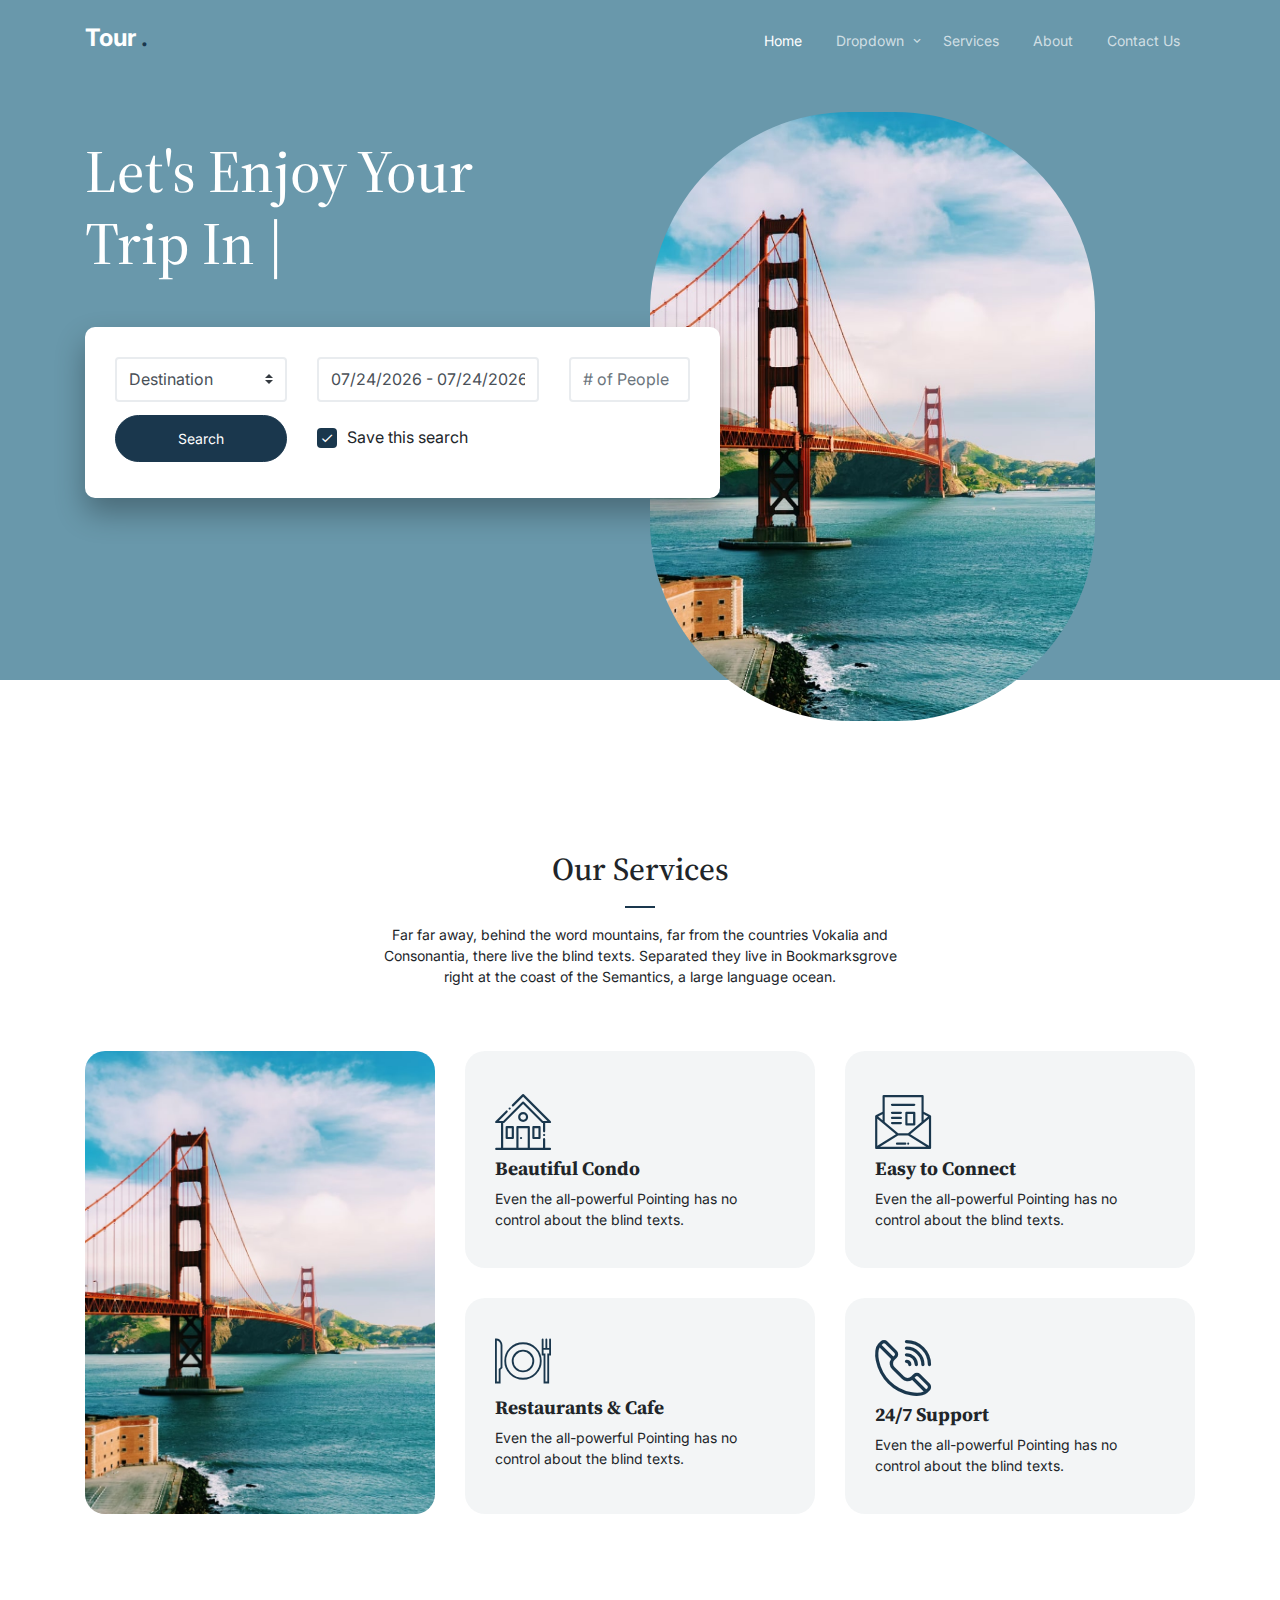
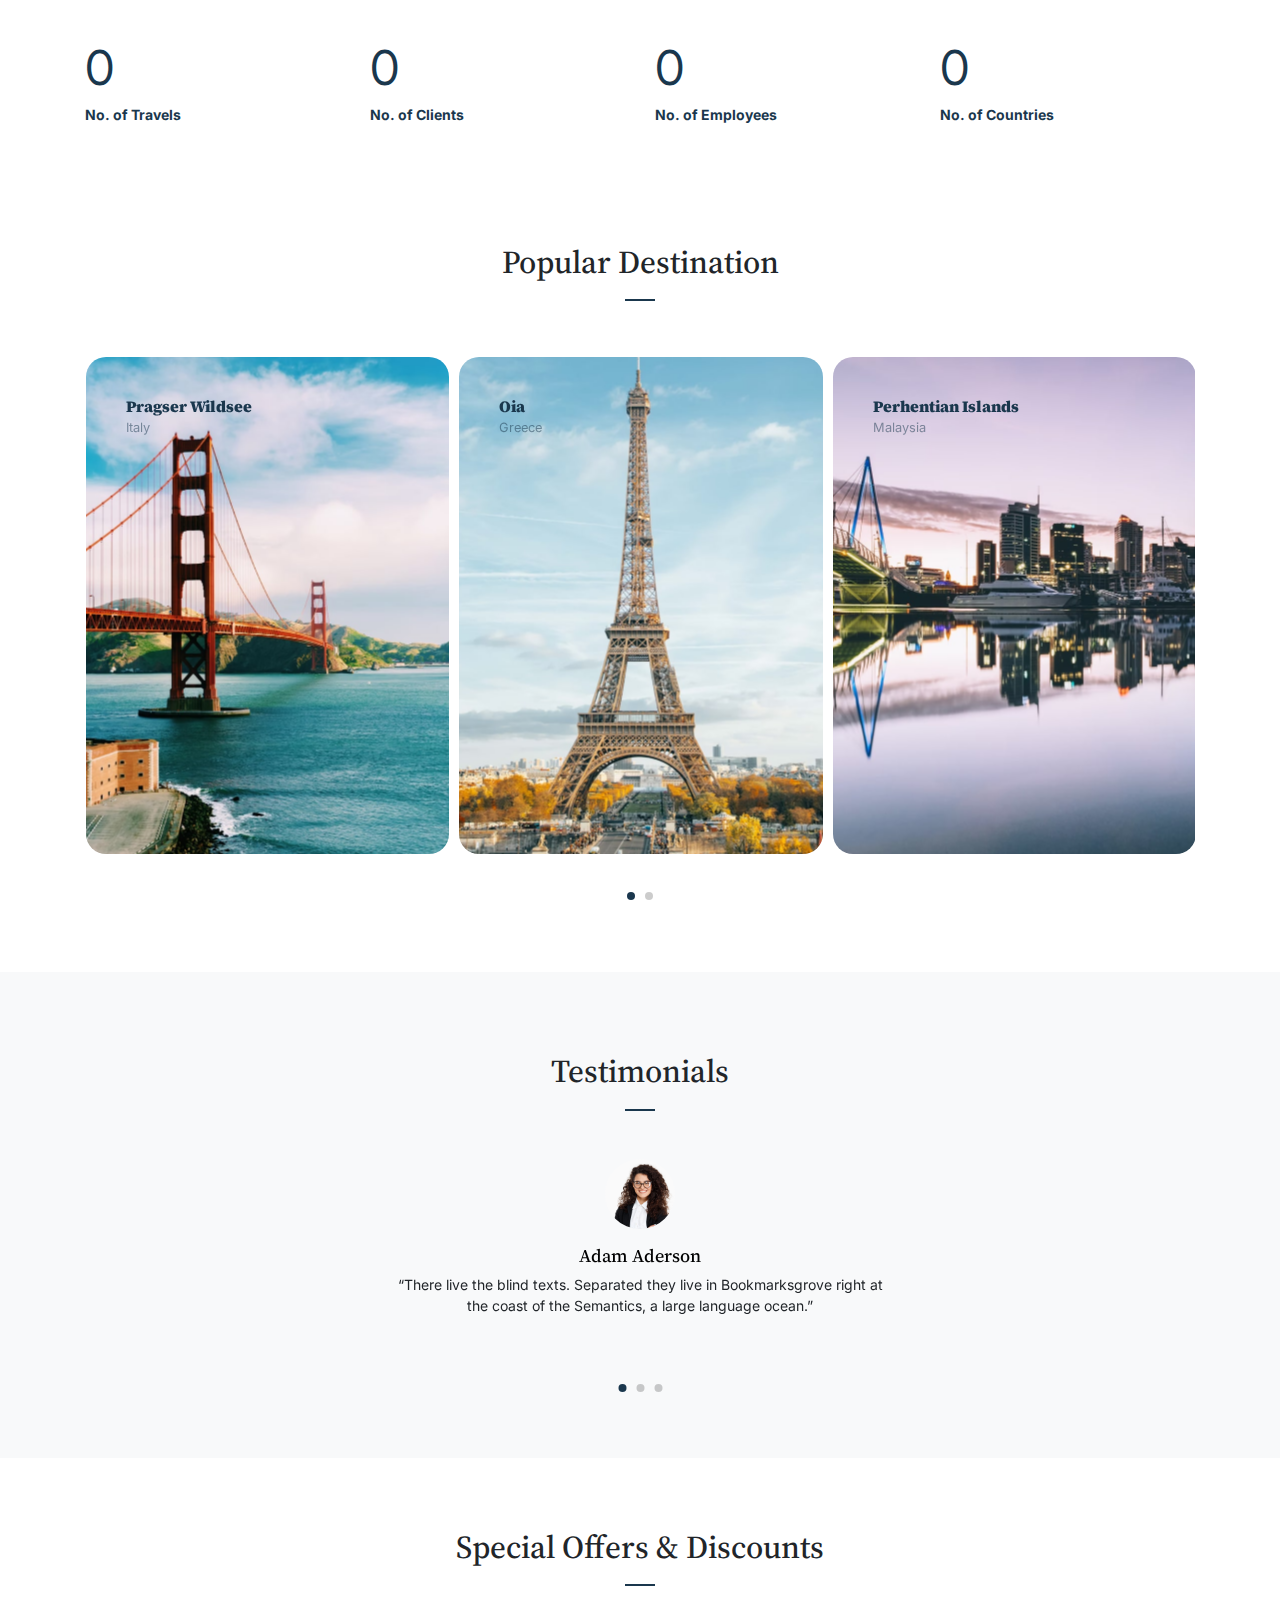
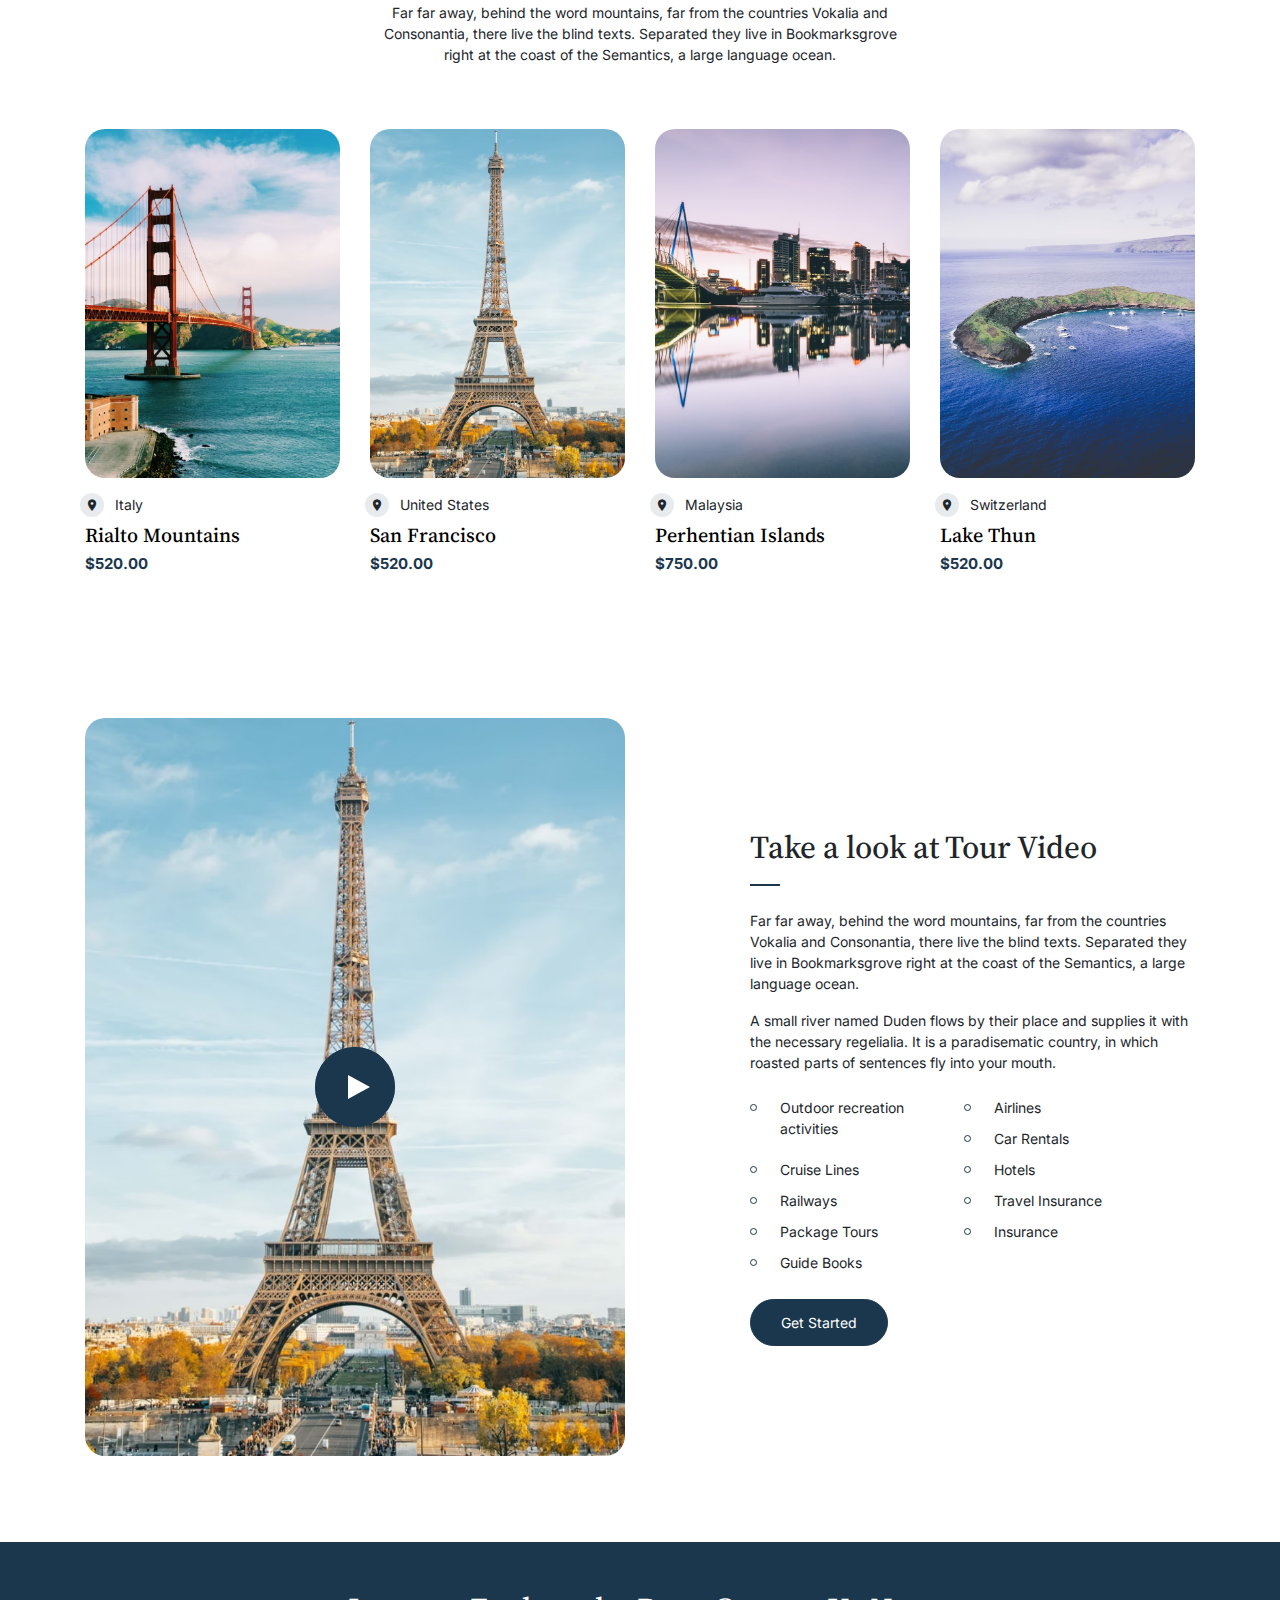
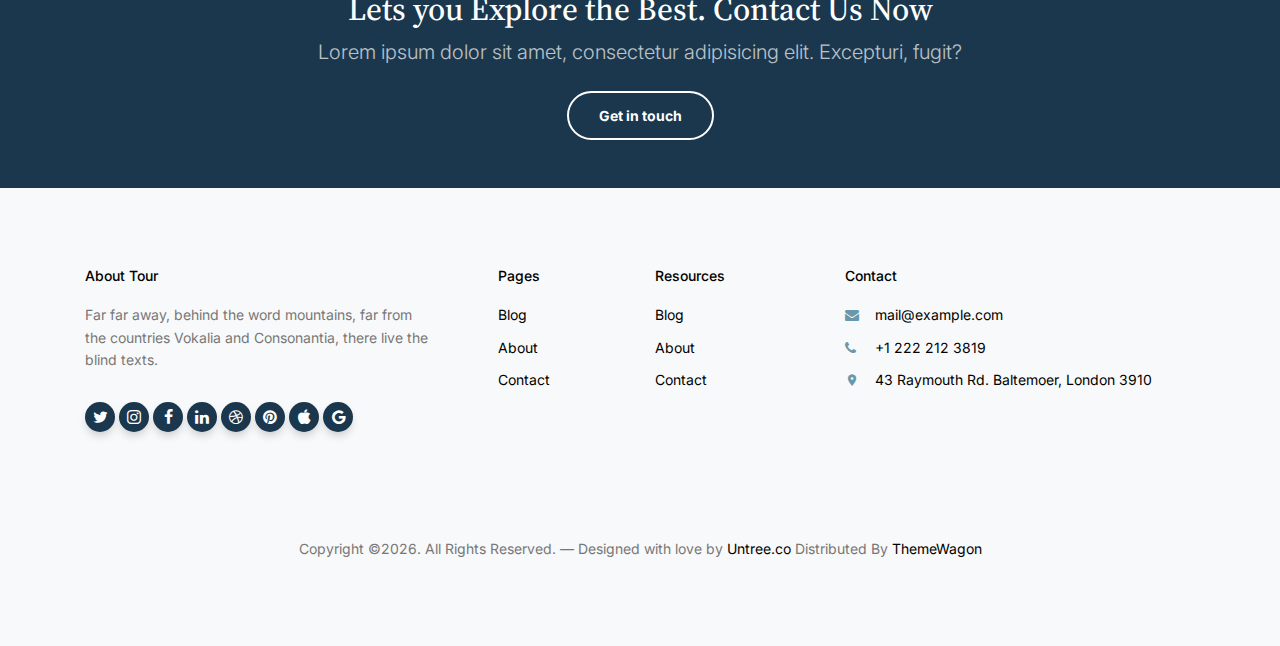
<file: tour/index.html>
<!-- /*
* Template Name: Tour
* Template Author: Untree.co
* Tempalte URI: https://untree.co/
* License: https://creativecommons.org/licenses/by/3.0/
*/ -->
<!doctype html>
<html lang="en">

<!-- Mirrored from themewagon.github.io/tour/index.html by HTTrack Website Copier/3.x [XR&CO'2014], Wed, 01 Nov 2023 07:18:05 GMT -->
<!-- Added by HTTrack --><meta http-equiv="content-type" content="text/html;charset=utf-8" /><!-- /Added by HTTrack -->
<head>
	<meta charset="utf-8">
	<meta name="viewport" content="width=device-width, initial-scale=1, shrink-to-fit=no">
	<meta name="author" content="Untree.co">
	<link rel="shortcut icon" href="favicon.png">

	<meta name="description" content="" />
	<meta name="keywords" content="bootstrap, bootstrap4" />

	<link rel="preconnect" href="https://fonts.googleapis.com/">
	<link rel="preconnect" href="https://fonts.gstatic.com/" crossorigin>
	<link href="https://fonts.googleapis.com/css2?family=Inter:wght@400;700&amp;family=Source+Serif+Pro:wght@400;700&amp;display=swap" rel="stylesheet">

	<link rel="stylesheet" href="css/bootstrap.min.css">
	<link rel="stylesheet" href="css/owl.carousel.min.css">
	<link rel="stylesheet" href="css/owl.theme.default.min.css">
	<link rel="stylesheet" href="css/jquery.fancybox.min.css">
	<link rel="stylesheet" href="fonts/icomoon/style.css">
	<link rel="stylesheet" href="fonts/flaticon/font/flaticon.css">
	<link rel="stylesheet" href="css/daterangepicker.css">
	<link rel="stylesheet" href="css/aos.css">
	<link rel="stylesheet" href="css/style.css">

	<title>Tour Free Bootstrap Template for Travel Agency by Untree.co</title>
</head>

<body>


	<div class="site-mobile-menu site-navbar-target">
		<div class="site-mobile-menu-header">
			<div class="site-mobile-menu-close">
				<span class="icofont-close js-menu-toggle"></span>
			</div>
		</div>
		<div class="site-mobile-menu-body"></div>
	</div>

	<nav class="site-nav">
		<div class="container">
			<div class="site-navigation">
				<a href="index.html" class="logo m-0">Tour <span class="text-primary">.</span></a>

				<ul class="js-clone-nav d-none d-lg-inline-block text-left site-menu float-right">
					<li class="active"><a href="index.html">Home</a></li>
					<li class="has-children">
						<a href="#">Dropdown</a>
						<ul class="dropdown">
							<li><a href="elements.html">Elements</a></li>
							<li><a href="#">Menu One</a></li>
							<li class="has-children">
								<a href="#">Menu Two</a>
								<ul class="dropdown">
									<li><a href="#">Sub Menu One</a></li>
									<li><a href="#">Sub Menu Two</a></li>
									<li><a href="#">Sub Menu Three</a></li>
								</ul>
							</li>
							<li><a href="#">Menu Three</a></li>
						</ul>
					</li>
					<li><a href="services.html">Services</a></li>
					<li><a href="about.html">About</a></li>
					<li><a href="contact.html">Contact Us</a></li>
				</ul>

				<a href="#" class="burger ml-auto float-right site-menu-toggle js-menu-toggle d-inline-block d-lg-none light" data-toggle="collapse" data-target="#main-navbar">
					<span></span>
				</a>

			</div>
		</div>
	</nav>


	<div class="hero">
		<div class="container">
			<div class="row align-items-center">
				<div class="col-lg-7">
					<div class="intro-wrap">
						<h1 class="mb-5"><span class="d-block">Let's Enjoy Your</span> Trip In <span class="typed-words"></span></h1>

						<div class="row">
							<div class="col-12">
								<form class="form">
									<div class="row mb-2">
										<div class="col-sm-12 col-md-6 mb-3 mb-lg-0 col-lg-4">
											<select name="" id="" class="form-control custom-select">
												<option value="">Destination</option>
												<option value="">Peru</option>
												<option value="">Japan</option>
												<option value="">Thailand</option>
												<option value="">Brazil</option>
												<option value="">United States</option>
												<option value="">Israel</option>
												<option value="">China</option>
												<option value="">Russia</option>
											</select>
										</div>
										<div class="col-sm-12 col-md-6 mb-3 mb-lg-0 col-lg-5">
											<input type="text" class="form-control" name="daterange">
										</div>
										<div class="col-sm-12 col-md-6 mb-3 mb-lg-0 col-lg-3">
											<input type="text" class="form-control" placeholder="# of People">
										</div>

									</div>    
									<div class="row align-items-center">
										<div class="col-sm-12 col-md-6 mb-3 mb-lg-0 col-lg-4">
											<input type="submit" class="btn btn-primary btn-block" value="Search">
										</div>
										<div class="col-lg-8">
											<label class="control control--checkbox mt-3">
												<span class="caption">Save this search</span>
												<input type="checkbox" checked="checked" />
												<div class="control__indicator"></div>
											</label>
										</div>
									</div>
								</form>
							</div>
						</div>
					</div>
				</div>
				<div class="col-lg-5">
					<div class="slides">
						<img src="images/hero-slider-1.jpg" alt="Image" class="img-fluid active">
						<img src="images/hero-slider-2.jpg" alt="Image" class="img-fluid">
						<img src="images/hero-slider-3.jpg" alt="Image" class="img-fluid">
						<img src="images/hero-slider-4.jpg" alt="Image" class="img-fluid">
						<img src="images/hero-slider-5.jpg" alt="Image" class="img-fluid">
					</div>
				</div>
			</div>
		</div>
	</div>


	<div class="untree_co-section">
		<div class="container">
			<div class="row mb-5 justify-content-center">
				<div class="col-lg-6 text-center">
					<h2 class="section-title text-center mb-3">Our Services</h2>
					<p>Far far away, behind the word mountains, far from the countries Vokalia and Consonantia, there live the blind texts. Separated they live in Bookmarksgrove right at the coast of the Semantics, a large language ocean.</p>
				</div>
			</div>
			<div class="row align-items-stretch">
				<div class="col-lg-4 order-lg-1">
					<div class="h-100"><div class="frame h-100"><div class="feature-img-bg h-100" style="background-image: url('images/hero-slider-1.jpg');"></div></div></div>
				</div>

				<div class="col-6 col-sm-6 col-lg-4 feature-1-wrap d-md-flex flex-md-column order-lg-1" >

					<div class="feature-1 d-md-flex">
						<div class="align-self-center">
							<span class="flaticon-house display-4 text-primary"></span>
							<h3>Beautiful Condo</h3>
							<p class="mb-0">Even the all-powerful Pointing has no control about the blind texts.</p>
						</div>
					</div>

					<div class="feature-1 ">
						<div class="align-self-center">
							<span class="flaticon-restaurant display-4 text-primary"></span>
							<h3>Restaurants & Cafe</h3>
							<p class="mb-0">Even the all-powerful Pointing has no control about the blind texts.</p>
						</div>
					</div>

				</div>

				<div class="col-6 col-sm-6 col-lg-4 feature-1-wrap d-md-flex flex-md-column order-lg-3" >

					<div class="feature-1 d-md-flex">
						<div class="align-self-center">
							<span class="flaticon-mail display-4 text-primary"></span>
							<h3>Easy to Connect</h3>
							<p class="mb-0">Even the all-powerful Pointing has no control about the blind texts.</p>
						</div>
					</div>

					<div class="feature-1 d-md-flex">
						<div class="align-self-center">
							<span class="flaticon-phone-call display-4 text-primary"></span>
							<h3>24/7 Support</h3>
							<p class="mb-0">Even the all-powerful Pointing has no control about the blind texts.</p>
						</div>
					</div>

				</div>

			</div>
		</div>
	</div>

	<div class="untree_co-section count-numbers py-5">
		<div class="container">
			<div class="row">
				<div class="col-6 col-sm-6 col-md-6 col-lg-3">
					<div class="counter-wrap">
						<div class="counter">
							<span class="" data-number="9313">0</span>
						</div>
						<span class="caption">No. of Travels</span>
					</div>
				</div>
				<div class="col-6 col-sm-6 col-md-6 col-lg-3">
					<div class="counter-wrap">
						<div class="counter">
							<span class="" data-number="8492">0</span>
						</div>
						<span class="caption">No. of Clients</span>
					</div>
				</div>
				<div class="col-6 col-sm-6 col-md-6 col-lg-3">
					<div class="counter-wrap">
						<div class="counter">
							<span class="" data-number="100">0</span>
						</div>
						<span class="caption">No. of Employees</span>
					</div>
				</div>
				<div class="col-6 col-sm-6 col-md-6 col-lg-3">
					<div class="counter-wrap">
						<div class="counter">
							<span class="" data-number="120">0</span>
						</div>
						<span class="caption">No. of Countries</span>
					</div>
				</div>
			</div>
		</div>
	</div>



	<div class="untree_co-section">
		<div class="container">
			<div class="row text-center justify-content-center mb-5">
				<div class="col-lg-7"><h2 class="section-title text-center">Popular Destination</h2></div>
			</div>

			<div class="owl-carousel owl-3-slider">

				<div class="item">
					<a class="media-thumb" href="images/hero-slider-1.jpg" data-fancybox="gallery">
						<div class="media-text">
							<h3>Pragser Wildsee</h3>
							<span class="location">Italy</span>
						</div>
						<img src="images/hero-slider-1.jpg" alt="Image" class="img-fluid">
					</a> 
				</div>

				<div class="item">
					<a class="media-thumb" href="images/hero-slider-2.jpg" data-fancybox="gallery">
						<div class="media-text">
							<h3>Oia</h3>
							<span class="location">Greece</span>
						</div>
						<img src="images/hero-slider-2.jpg" alt="Image" class="img-fluid">
					</a> 
				</div>

				<div class="item">
					<a class="media-thumb" href="images/hero-slider-3.jpg" data-fancybox="gallery">
						<div class="media-text">
							<h3>Perhentian Islands</h3>
							<span class="location">Malaysia</span>
						</div>
						<img src="images/hero-slider-3.jpg" alt="Image" class="img-fluid">
					</a> 
				</div>


				<div class="item">
					<a class="media-thumb" href="images/hero-slider-4.jpg" data-fancybox="gallery">
						<div class="media-text">
							<h3>Rialto Bridge</h3>
							<span class="location">Italy</span>
						</div>
						<img src="images/hero-slider-4.jpg" alt="Image" class="img-fluid">
					</a> 
				</div>

				<div class="item">
					<a class="media-thumb" href="images/hero-slider-5.jpg" data-fancybox="gallery">
						<div class="media-text">
							<h3>San Francisco, United States</h3>
							<span class="location">United States</span>
						</div>
						<img src="images/hero-slider-5.jpg" alt="Image" class="img-fluid">
					</a> 
				</div>

				<div class="item">
					<a class="media-thumb" href="images/hero-slider-1.jpg" data-fancybox="gallery">
						<div class="media-text">
							<h3>Lake Thun</h3>
							<span class="location">Switzerland</span>
						</div>
						<img src="images/hero-slider-2.jpg" alt="Image" class="img-fluid">
					</a> 
				</div>

			</div>

		</div>
	</div>


	<div class="untree_co-section testimonial-section mt-5">
		<div class="container">
			<div class="row justify-content-center">
				<div class="col-lg-7 text-center">
					<h2 class="section-title text-center mb-5">Testimonials</h2>

					<div class="owl-single owl-carousel no-nav">
						<div class="testimonial mx-auto">
							<figure class="img-wrap">
								<img src="images/person_2.jpg" alt="Image" class="img-fluid">
							</figure>
							<h3 class="name">Adam Aderson</h3>
							<blockquote>
								<p>&ldquo;There live the blind texts. Separated they live in Bookmarksgrove right at the coast of the Semantics, a large language ocean.&rdquo;</p>
							</blockquote>
						</div>

						<div class="testimonial mx-auto">
							<figure class="img-wrap">
								<img src="images/person_3.jpg" alt="Image" class="img-fluid">
							</figure>
							<h3 class="name">Lukas Devlin</h3>
							<blockquote>
								<p>&ldquo;There live the blind texts. Separated they live in Bookmarksgrove right at the coast of the Semantics, a large language ocean.&rdquo;</p>
							</blockquote>
						</div>

						<div class="testimonial mx-auto">
							<figure class="img-wrap">
								<img src="images/person_4.jpg" alt="Image" class="img-fluid">
							</figure>
							<h3 class="name">Kayla Bryant</h3>
							<blockquote>
								<p>&ldquo;There live the blind texts. Separated they live in Bookmarksgrove right at the coast of the Semantics, a large language ocean.&rdquo;</p>
							</blockquote>
						</div>

					</div>

				</div>
			</div>
		</div>
	</div>


	<div class="untree_co-section">
		<div class="container">
			<div class="row justify-content-center text-center mb-5">
				<div class="col-lg-6">
					<h2 class="section-title text-center mb-3">Special Offers &amp; Discounts</h2>
					<p>Far far away, behind the word mountains, far from the countries Vokalia and Consonantia, there live the blind texts. Separated they live in Bookmarksgrove right at the coast of the Semantics, a large language ocean.</p>
				</div>
			</div>
			<div class="row">
				<div class="col-6 col-sm-6 col-md-6 col-lg-3 mb-4 mb-lg-0">
					<div class="media-1">
						<a href="#" class="d-block mb-3"><img src="images/hero-slider-1.jpg" alt="Image" class="img-fluid"></a>
						<span class="d-flex align-items-center loc mb-2">
							<span class="icon-room mr-3"></span>
							<span>Italy</span>
						</span>
						<div class="d-flex align-items-center">
							<div>
								<h3><a href="#">Rialto Mountains</a></h3>
								<div class="price ml-auto">
									<span>$520.00</span>
								</div>
							</div>
							
						</div>
						
					</div>
				</div>
				<div class="col-6 col-sm-6 col-md-6 col-lg-3 mb-4 mb-lg-0">
					<div class="media-1">
						<a href="#" class="d-block mb-3"><img src="images/hero-slider-2.jpg" alt="Image" class="img-fluid"></a>
						<span class="d-flex align-items-center loc mb-2">
							<span class="icon-room mr-3"></span>
							<span>United States</span>
						</span>
						<div class="d-flex align-items-center">
							<div>
								<h3><a href="#">San Francisco</a></h3>
								<div class="price ml-auto">
									<span>$520.00</span>
								</div>
							</div>
							
						</div>
						
					</div>
				</div>
				<div class="col-6 col-sm-6 col-md-6 col-lg-3 mb-4 mb-lg-0">
					<div class="media-1">
						<a href="#" class="d-block mb-3"><img src="images/hero-slider-3.jpg" alt="Image" class="img-fluid"></a>
						<span class="d-flex align-items-center loc mb-2">
							<span class="icon-room mr-3"></span>
							<span>Malaysia</span>
						</span>
						<div class="d-flex align-items-center">
							<div>
								<h3><a href="#">Perhentian Islands</a></h3>
								<div class="price ml-auto">
									<span>$750.00</span>
								</div>
							</div>
							
						</div>
						
					</div>
				</div>
				<div class="col-6 col-sm-6 col-md-6 col-lg-3 mb-4 mb-lg-0">
					<div class="media-1">
						<a href="#" class="d-block mb-3"><img src="images/hero-slider-4.jpg" alt="Image" class="img-fluid"></a>

						<span class="d-flex align-items-center loc mb-2">
							<span class="icon-room mr-3"></span>
							<span>Switzerland</span>
						</span>

						<div class="d-flex align-items-center">
							<div>
								<h3><a href="#">Lake Thun</a></h3>
								<div class="price ml-auto">
									<span>$520.00</span>
								</div>
							</div>
							
						</div>
						
					</div>
				</div>
			</div>
		</div>
	</div>

	<div class="untree_co-section">
		<div class="container">
			<div class="row justify-content-between align-items-center">
				
				<div class="col-lg-6">
					<figure class="img-play-video">
						<a id="play-video" class="video-play-button" href="https://www.youtube.com/watch?v=mwtbEGNABWU" data-fancybox>
							<span></span>
						</a>
						<img src="images/hero-slider-2.jpg" alt="Image" class="img-fluid rounded-20">
					</figure>
				</div>

				<div class="col-lg-5">
					<h2 class="section-title text-left mb-4">Take a look at Tour Video</h2>
					<p>Far far away, behind the word mountains, far from the countries Vokalia and Consonantia, there live the blind texts. Separated they live in Bookmarksgrove right at the coast of the Semantics, a large language ocean.</p>

					<p class="mb-4">A small river named Duden flows by their place and supplies it with the necessary regelialia. It is a paradisematic country, in which roasted parts of sentences fly into your mouth.</p>

					<ul class="list-unstyled two-col clearfix">
						<li>Outdoor recreation activities</li>
						<li>Airlines</li>
						<li>Car Rentals</li>
						<li>Cruise Lines</li>
						<li>Hotels</li>
						<li>Railways</li>
						<li>Travel Insurance</li>
						<li>Package Tours</li>
						<li>Insurance</li>
						<li>Guide Books</li>
					</ul>

					<p><a href="#" class="btn btn-primary">Get Started</a></p>

					
				</div>
			</div>
		</div>
	</div>

	
	
	<div class="py-5 cta-section">
		<div class="container">
			<div class="row text-center">
				<div class="col-md-12">
					<h2 class="mb-2 text-white">Lets you Explore the Best. Contact Us Now</h2>
					<p class="mb-4 lead text-white text-white-opacity">Lorem ipsum dolor sit amet, consectetur adipisicing elit. Excepturi, fugit?</p>
					<p class="mb-0"><a href="booking.html" class="btn btn-outline-white text-white btn-md font-weight-bold">Get in touch</a></p>
				</div>
			</div>
		</div>
	</div>

	<div class="site-footer">
		<div class="inner first">
			<div class="container">
				<div class="row">
					<div class="col-md-6 col-lg-4">
						<div class="widget">
							<h3 class="heading">About Tour</h3>
							<p>Far far away, behind the word mountains, far from the countries Vokalia and Consonantia, there live the blind texts.</p>
						</div>
						<div class="widget">
							<ul class="list-unstyled social">
								<li><a href="#"><span class="icon-twitter"></span></a></li>
								<li><a href="#"><span class="icon-instagram"></span></a></li>
								<li><a href="#"><span class="icon-facebook"></span></a></li>
								<li><a href="#"><span class="icon-linkedin"></span></a></li>
								<li><a href="#"><span class="icon-dribbble"></span></a></li>
								<li><a href="#"><span class="icon-pinterest"></span></a></li>
								<li><a href="#"><span class="icon-apple"></span></a></li>
								<li><a href="#"><span class="icon-google"></span></a></li>
							</ul>
						</div>
					</div>
					<div class="col-md-6 col-lg-2 pl-lg-5">
						<div class="widget">
							<h3 class="heading">Pages</h3>
							<ul class="links list-unstyled">
								<li><a href="#">Blog</a></li>
								<li><a href="#">About</a></li>
								<li><a href="#">Contact</a></li>
							</ul>
						</div>
					</div>
					<div class="col-md-6 col-lg-2">
						<div class="widget">
							<h3 class="heading">Resources</h3>
							<ul class="links list-unstyled">
								<li><a href="#">Blog</a></li>
								<li><a href="#">About</a></li>
								<li><a href="#">Contact</a></li>
							</ul>
						</div>
					</div>
					<div class="col-md-6 col-lg-4">
						<div class="widget">
							<h3 class="heading">Contact</h3>
							<ul class="list-unstyled quick-info links">
								<li class="email"><a href="#">mail@example.com</a></li>
								<li class="phone"><a href="#">+1 222 212 3819</a></li>
								<li class="address"><a href="#">43 Raymouth Rd. Baltemoer, London 3910</a></li>
							</ul>
						</div>
					</div>
				</div>
			</div>
		</div>



		<div class="inner dark">
			<div class="container">
				<div class="row text-center">
					<div class="col-md-8 mb-3 mb-md-0 mx-auto">
						<p>Copyright &copy;<script>document.write(new Date().getFullYear());</script>. All Rights Reserved. &mdash; Designed with love by <a href="https://untree.co/" class="link-highlight">Untree.co</a> <!-- License information: https://untree.co/license/ -->Distributed By <a href="https://themewagon.com/" target="_blank" >ThemeWagon</a>
						</p>
					</div>
					
				</div>
			</div>
		</div>
	</div>

	<div id="overlayer"></div>
	<div class="loader">
		<div class="spinner-border" role="status">
			<span class="sr-only">Loading...</span>
		</div>
	</div>

	<script src="js/jquery-3.4.1.min.js"></script>
	<script src="js/popper.min.js"></script>
	<script src="js/bootstrap.min.js"></script>
	<script src="js/owl.carousel.min.js"></script>
	<script src="js/jquery.animateNumber.min.js"></script>
	<script src="js/jquery.waypoints.min.js"></script>
	<script src="js/jquery.fancybox.min.js"></script>
	<script src="js/aos.js"></script>
	<script src="js/moment.min.js"></script>
	<script src="js/daterangepicker.js"></script>

	<script src="js/typed.js"></script>
	<script>
		$(function() {
			var slides = $('.slides'),
			images = slides.find('img');

			images.each(function(i) {
				$(this).attr('data-id', i + 1);
			})

			var typed = new Typed('.typed-words', {
				strings: ["San Francisco."," Paris."," New Zealand.", " Maui.", " London."],
				typeSpeed: 80,
				backSpeed: 80,
				backDelay: 4000,
				startDelay: 1000,
				loop: true,
				showCursor: true,
				preStringTyped: (arrayPos, self) => {
					arrayPos++;
					console.log(arrayPos);
					$('.slides img').removeClass('active');
					$('.slides img[data-id="'+arrayPos+'"]').addClass('active');
				}

			});
		})
	</script>

	<script src="js/custom.js"></script>

</body>


<!-- Mirrored from themewagon.github.io/tour/index.html by HTTrack Website Copier/3.x [XR&CO'2014], Wed, 01 Nov 2023 07:18:13 GMT -->
</html>
</file>
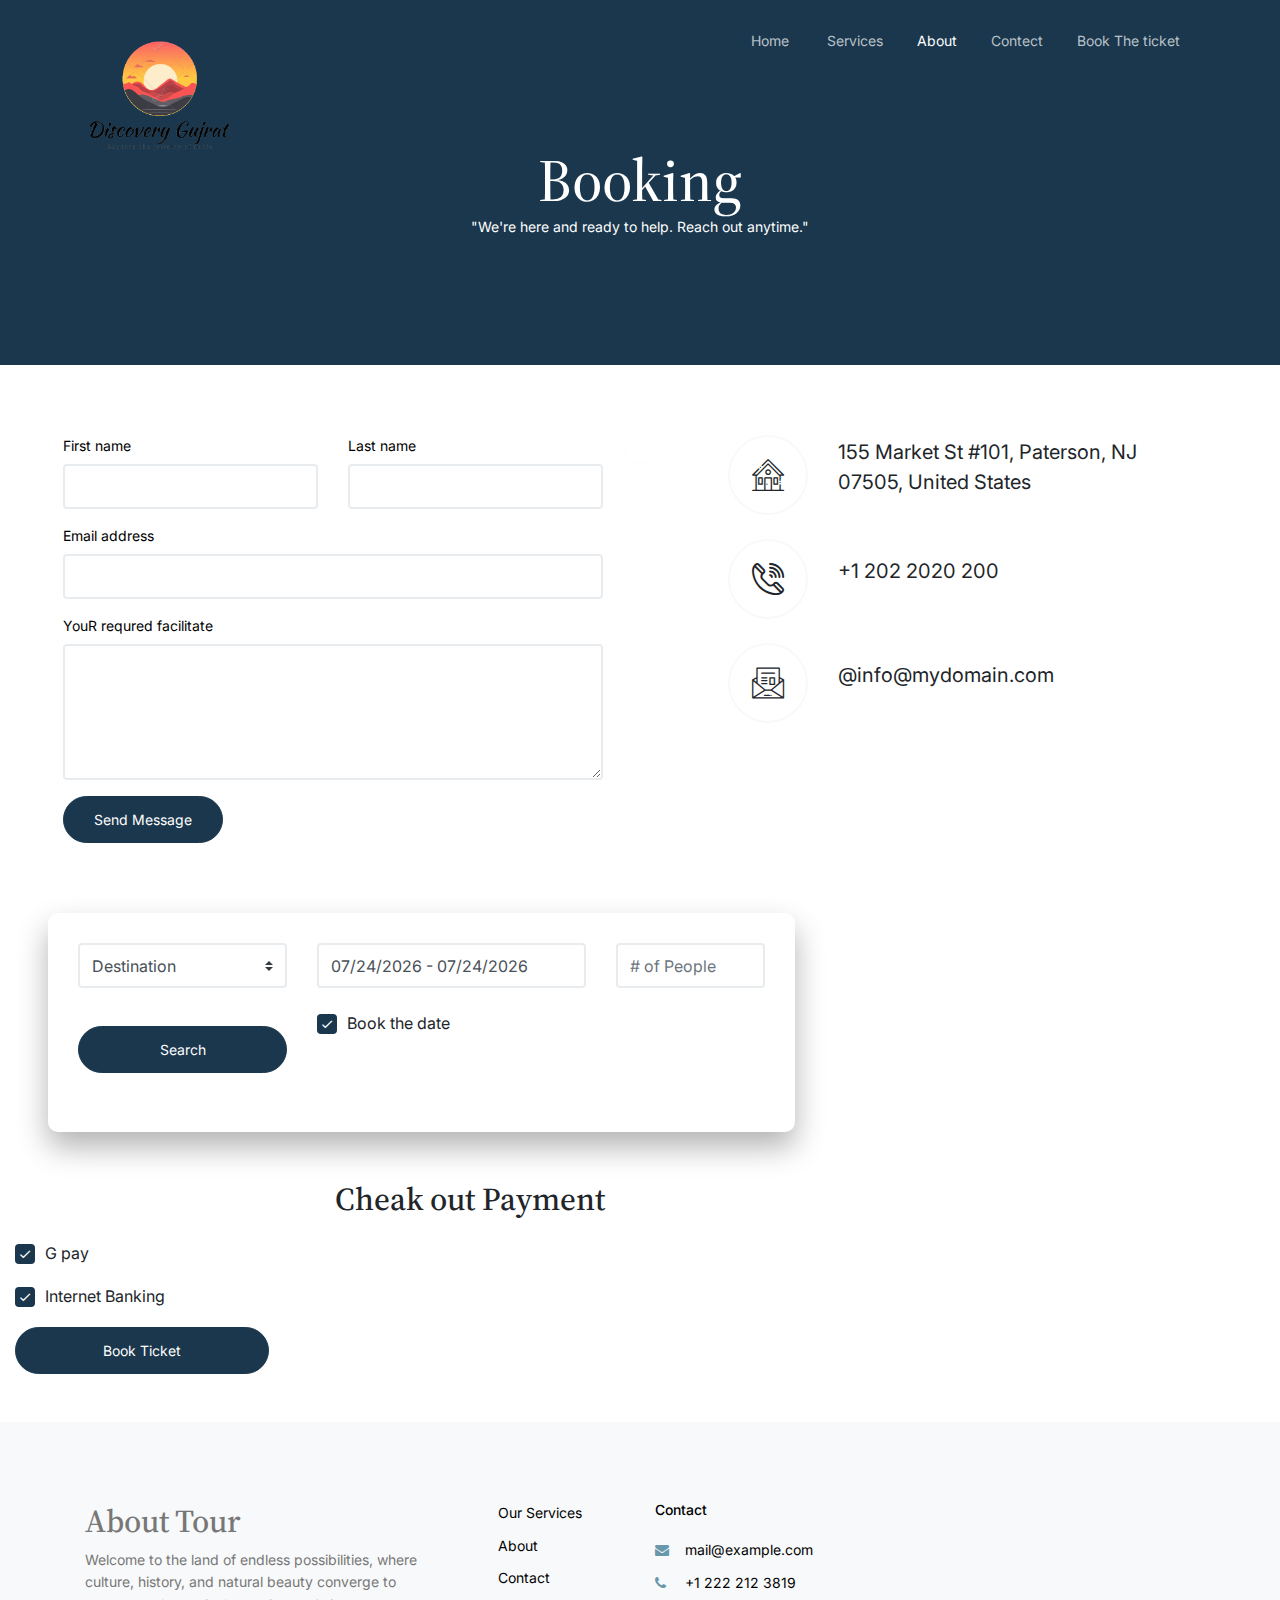
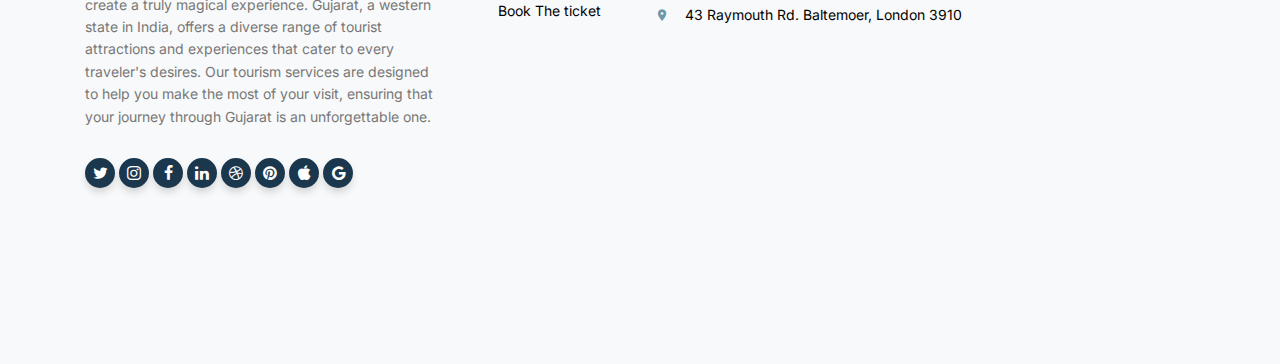
<file: booking.html>
<!-- /*
* Template Name: Tour
* Template Author: Untree.co
* Tempalte URI: https://untree.co/
* License: https://creativecommons.org/licenses/by/3.0/
*/ -->
<!DOCTYPE html>
<html lang="en">
  <!-- Mirrored from themewagon.github.io/tour/contact.html by HTTrack Website Copier/3.x [XR&CO'2014], Wed, 01 Nov 2023 07:18:20 GMT -->
  <!-- Added by HTTrack --><meta
    http-equiv="content-type"
    content="text/html;charset=utf-8"
  /><!-- /Added by HTTrack -->
  <head>
    <meta charset="utf-8" />
    <meta
      name="viewport"
      content="width=device-width, initial-scale=1, shrink-to-fit=no"
    />
    <meta name="author" content="Untree.co" />
    <link rel="shortcut icon" href="tour/favicon.png" />

    <meta name="description" content="" />
    <meta name="keywords" content="bootstrap, bootstrap4" />

    <link rel="preconnect" href="https://fonts.googleapis.com/" />
    <link rel="preconnect" href="https://fonts.gstatic.com/" crossorigin />
    <link
      href="https://fonts.googleapis.com/css2?family=Inter:wght@400;700&amp;family=Source+Serif+Pro:wght@400;700&amp;display=swap"
      rel="stylesheet"
    />

    <link rel="stylesheet" href="tour/css/bootstrap.min.css" />
    <link rel="stylesheet" href="tour/css/owl.carousel.min.css" />
    <link rel="stylesheet" href="tour/css/owl.theme.default.min.css" />
    <link rel="stylesheet" href="tour/css/jquery.fancybox.min.css" />
    <link rel="stylesheet" href="tour/fonts/icomoon/style.css" />
    <link rel="stylesheet" href="tour/fonts/flaticon/font/flaticon.css" />
    <link rel="stylesheet" href="tour/css/daterangepicker.css" />
    <link rel="stylesheet" href="tour/css/aos.css" />
    <link rel="stylesheet" href="tour/css/style.css" />

    <title>Discover Gujarat Contect Us</title>
  </head>

  <body>
    <div class="site-mobile-menu site-navbar-target">
      <div class="site-mobile-menu-header">
        <div class="site-mobile-menu-close">
          <span class="icofont-close js-menu-toggle"></span>
        </div>
      </div>
      <div class="site-mobile-menu-body"></div>
    </div>

    <nav class="site-nav">
      <div class="container">
        <div class="site-navigation">
          <a href="index.html">
            <img src="img/logo1.png" alt="" height="150px"
          /></a>
          <ul
            class="js-clone-nav d-none d-lg-inline-block text-left site-menu float-right"
          >
            <li><a href="index.html">Home</a></li>
            <li class="has-children"></li>
            <li><a href="services_.html">Services</a></li>
            <li class="active"><a href="about_.html">About</a></li>
            <li><a href="contact.html">Contect</a></li>
            <li><a href="booking.html">Book The ticket</a></li>
          </ul>

          <a
            href="#"
            class="burger ml-auto float-right site-menu-toggle js-menu-toggle d-inline-block d-lg-none light"
            data-toggle="collapse"
            data-target="#main-navbar"
          >
            <span></span>
          </a>
        </div>
      </div>
    </nav>

    <!-- <div class="site-mobile-menu site-navbar-target">
    <div class="site-mobile-menu-header">
      <div class="site-mobile-menu-close">
        <span class="icofont-close js-menu-toggle"></span>
      </div>
    </div>
    <div class="site-mobile-menu-body"></div>
  </div>

  <nav class="site-nav">
    <div class="container">
      <div class="site-navigation">
        <a href="index.html" class="logo m-0">Tour <span class="text-primary">.</span></a>

        <ul class="js-clone-nav d-none d-lg-inline-block text-left site-menu float-right">
          <li class="active"><a href="index.html">Home</a></li>
          <li class="has-children">
            <a href="#">Dropdown</a>
            <ul class="dropdown">
              <li><a href="elements.html">Elements</a></li>
              <li><a href="#">Menu One</a></li>
              <li class="has-children">
                <a href="#">Menu Two</a>
                <ul class="dropdown">
                  <li><a href="#">Sub Menu One</a></li>
                  <li><a href="#">Sub Menu Two</a></li>
                  <li><a href="#">Sub Menu Three</a></li>
                </ul>
              </li>
              <li><a href="#">Menu Three</a></li>
            </ul>
          </li>
          <li><a href="services.html">Services</a></li>
          <li><a href="about.html">About</a></li>
          <li class="active"><a href="contact.html">Contact Us</a></li>
        </ul>

        <a href="#" class="burger ml-auto float-right site-menu-toggle js-menu-toggle d-inline-block d-lg-none light" data-toggle="collapse" data-target="#main-navbar">
          <span></span>
        </a>

      </div>
    </div>
  </nav> -->

    <div class="hero hero-inner">
      <div class="container">
        <div class="row align-items-center">
          <div class="col-lg-6 mx-auto text-center">
            <div class="intro-wrap">
              <h1 class="mb-0">Booking</h1>
              <p class="text-white">
                "We're here and ready to help. Reach out anytime."
              </p>
            </div>
          </div>
        </div>
      </div>
    </div>

    <div class="untree_co-section">
      <div class="container mx-5">
        <div class="row">
          <div class="col-lg-6 mb-5 mb-lg-0">
            <form class="contact-form" data-aos="fade-up" data-aos-delay="200">
              <div class="row">
                <div class="col-6">
                  <div class="form-group">
                    <label class="text-black" for="fname">First name</label>
                    <input type="text" class="form-control" id="fname" />
                  </div>
                </div>
                <div class="col-6">
                  <div class="form-group">
                    <label class="text-black" for="lname">Last name</label>
                    <input type="text" class="form-control" id="lname" />
                  </div>
                </div>
              </div>
              <div class="form-group">
                <label class="text-black" for="email">Email address</label>
                <input type="email" class="form-control" id="email" />
              </div>

              <div class="form-group">
                <label class="text-black" for="message"
                  >YouR requred facilitate</label
                >
                <textarea
                  name=""
                  class="form-control"
                  id="message"
                  cols="30"
                  rows="5"
                ></textarea>
              </div>

              <button type="submit" class="btn btn-primary">
                Send Message
              </button>
            </form>
          </div>
          <div class="col-lg-5 ml-auto">
            <div class="quick-contact-item d-flex align-items-center mb-4">
              <span class="flaticon-house"></span>
              <address class="text">
                155 Market St #101, Paterson, NJ 07505, United States
              </address>
            </div>
            <div class="quick-contact-item d-flex align-items-center mb-4">
              <span class="flaticon-phone-call"></span>
              <address class="text">+1 202 2020 200</address>
            </div>
            <div class="quick-contact-item d-flex align-items-center mb-4">
              <span class="flaticon-mail"></span>
              <address class="text">@info@mydomain.com</address>
            </div>
          </div>
        </div>
      </div>
    </div>
    <div class="row">
      <div class="col-12 col-lg-8">
        <form class="form mx-5">
          <div class="row mb-2">
            <div class="col-sm-12 col-md-6 mb-3 mb-lg-0 col-lg-4">
              <select name="" id="" class="form-control custom-select">
                <option value="">Destination</option>
                <option value="">Bhavnager</option>
                <option value="">Surat</option>
                <option value="">Ahemdabad</option>
                <option value="">Junagadh</option>
                <option value="">Jamnager</option>
                <option value="">Kuchh</option>
              </select>
            </div>
            <div class="col-sm-12 col-md-6 mb-3 mb-lg-0 col-lg-5">
              <input type="text" class="form-control" name="daterange" />
            </div>
            <div class="col-sm-12 col-md-6 mb-3 mb-lg-0 col-lg-3">
              <input
                type="text"
                class="form-control"
                placeholder="# of People"
              />
            </div>
          </div>
          <div class="row align-items-center">
            <div class="col-sm-12 col-md-6 mb-3 mb-lg-0 col-lg-4">
              <input
                type="submit"
                class="btn btn-primary btn-block"
                value="Search"
              />
            </div>
            <div class="col-lg-8 mb-5">
              <label class="control control--checkbox mt-3">
                <span class="caption">Book the date </span>
                <input type="checkbox" checked="checked" />
                <div class="control__indicator"></div>
              </label>
            </div>
          </div>
        </form>
      </div>
    </div>

    <div class="row ">
      <div class="col-8 mx-5 mt-5 justify-content-center">
        <div class="widget">
          <h2 class="heading text-center">Cheak out Payment</h2>
        </div>
      </div>
    </div>
    <div class="col-lg-8 mb-5">
      <label class="control control--checkbox mt-3">
        <span class="caption"> G pay </span>
        <input type="checkbox" checked="checked" />
        <div class="control__indicator"></div>
      </label>
      <label class="control control--checkbox mt-3">
        <span class="caption"> Internet Banking </span>
        <input type="checkbox" checked="checked" />
        <div class="control__indicator"></div>
      </label>
      <div class="row align-items-center">
        <div class="col-sm-12 col-md-6 mb-3 mb-lg-0 col-lg-4">
          <input
            type="submit"
            class="btn btn-primary btn-block"
            value="Book Ticket"
          />
        </div>
      </div>
    </div>

    <div class="site-footer mt-5">
      <div class="inner first mt-5">
        <div class="container">
          <div class="row">
            <div class="col-md-6 col-lg-4">
              <div class="widget">
                <h2 class="heading">About Tour</h2>
                <p>
                  Welcome to the land of endless possibilities, where culture,
                  history, and natural beauty converge to create a truly magical
                  experience. Gujarat, a western state in India, offers a
                  diverse range of tourist attractions and experiences that
                  cater to every traveler's desires. Our tourism services are
                  designed to help you make the most of your visit, ensuring
                  that your journey through Gujarat is an unforgettable one.
                </p>
              </div>
              <div class="widget">
                <ul class="list-unstyled social">
                  <li>
                    <a href="#"><span class="icon-twitter"></span></a>
                  </li>
                  <li>
                    <a href="#"><span class="icon-instagram"></span></a>
                  </li>
                  <li>
                    <a href="#"><span class="icon-facebook"></span></a>
                  </li>
                  <li>
                    <a href="#"><span class="icon-linkedin"></span></a>
                  </li>
                  <li>
                    <a href="#"><span class="icon-dribbble"></span></a>
                  </li>
                  <li>
                    <a href="#"><span class="icon-pinterest"></span></a>
                  </li>
                  <li>
                    <a href="#"><span class="icon-apple"></span></a>
                  </li>
                  <li>
                    <a href="#"><span class="icon-google"></span></a>
                  </li>
                </ul>
              </div>
            </div>
            <div class="col-md-6 col-lg-2 pl-lg-5">
              <div class="widget">
                <!-- <h3 class="heading">Pages</h3> -->
                <ul class="links list-unstyled">
                  <li><a href="services_.html">Our Services</a></li>
                  <li><a href="about_.html">About</a></li>
                  <li><a href="contact.html">Contact</a></li>
                  <li><a href="booking.html">Book The ticket</a></li>
                </ul>
              </div>
            </div>
            <!-- <div class="col-md-6 col-lg-2">
            <div class="widget">
              <h3 class="heading">Resources</h3>
              <ul class="links list-unstyled">
                <li><a href="#">Blog</a></li>
                <li><a href="#">About</a></li>
                <li><a href="#">Contact</a></li>
              </ul>
            </div>
          </div> -->
            <div class="col-md-6 col-lg-4">
              <div class="widget">
                <h3 class="heading">Contact</h3>
                <ul class="list-unstyled quick-info links">
                  <li class="email"><a href="#">mail@example.com</a></li>
                  <li class="phone"><a href="#">+1 222 212 3819</a></li>
                  <li class="address">
                    <a href="#">43 Raymouth Rd. Baltemoer, London 3910</a>
                  </li>
                </ul>
              </div>
            </div>
          </div>
        </div>
      </div>

      <div class="inner dark">
        <div class="container">
          <div class="row text-center">
            <div class="col-md-8 mb-3 mb-md-0 mx-auto">
            
            </div>
          </div>
        </div>
      </div>
    </div>

    <div id="overlayer"></div>
    <div class="loader">
      <div class="spinner-border" role="status">
        <span class="sr-only">Loading...</span>
      </div>
    </div>

    <script src="tour/js/jquery-3.4.1.min.js"></script>
    <script src="tour/js/popper.min.js"></script>
    <script src="tour/js/bootstrap.min.js"></script>
    <script src="tour/js/owl.carousel.min.js"></script>
    <script src="tour/js/jquery.animateNumber.min.js"></script>
    <script src="tour/js/jquery.waypoints.min.js"></script>
    <script src="tour/js/jquery.fancybox.min.js"></script>
    <script src="tour/js/aos.js"></script>
    <script src="tour/js/moment.min.js"></script>
    <script src="tour/js/daterangepicker.js"></script>

    <script src="tour/js/typed.js"></script>

    <script src="tour/js/custom.js"></script>
  </body>

  <!-- Mirrored from themewagon.github.io/tour/contact.html by HTTrack Website Copier/3.x [XR&CO'2014], Wed, 01 Nov 2023 07:18:20 GMT -->
</html>
</file>
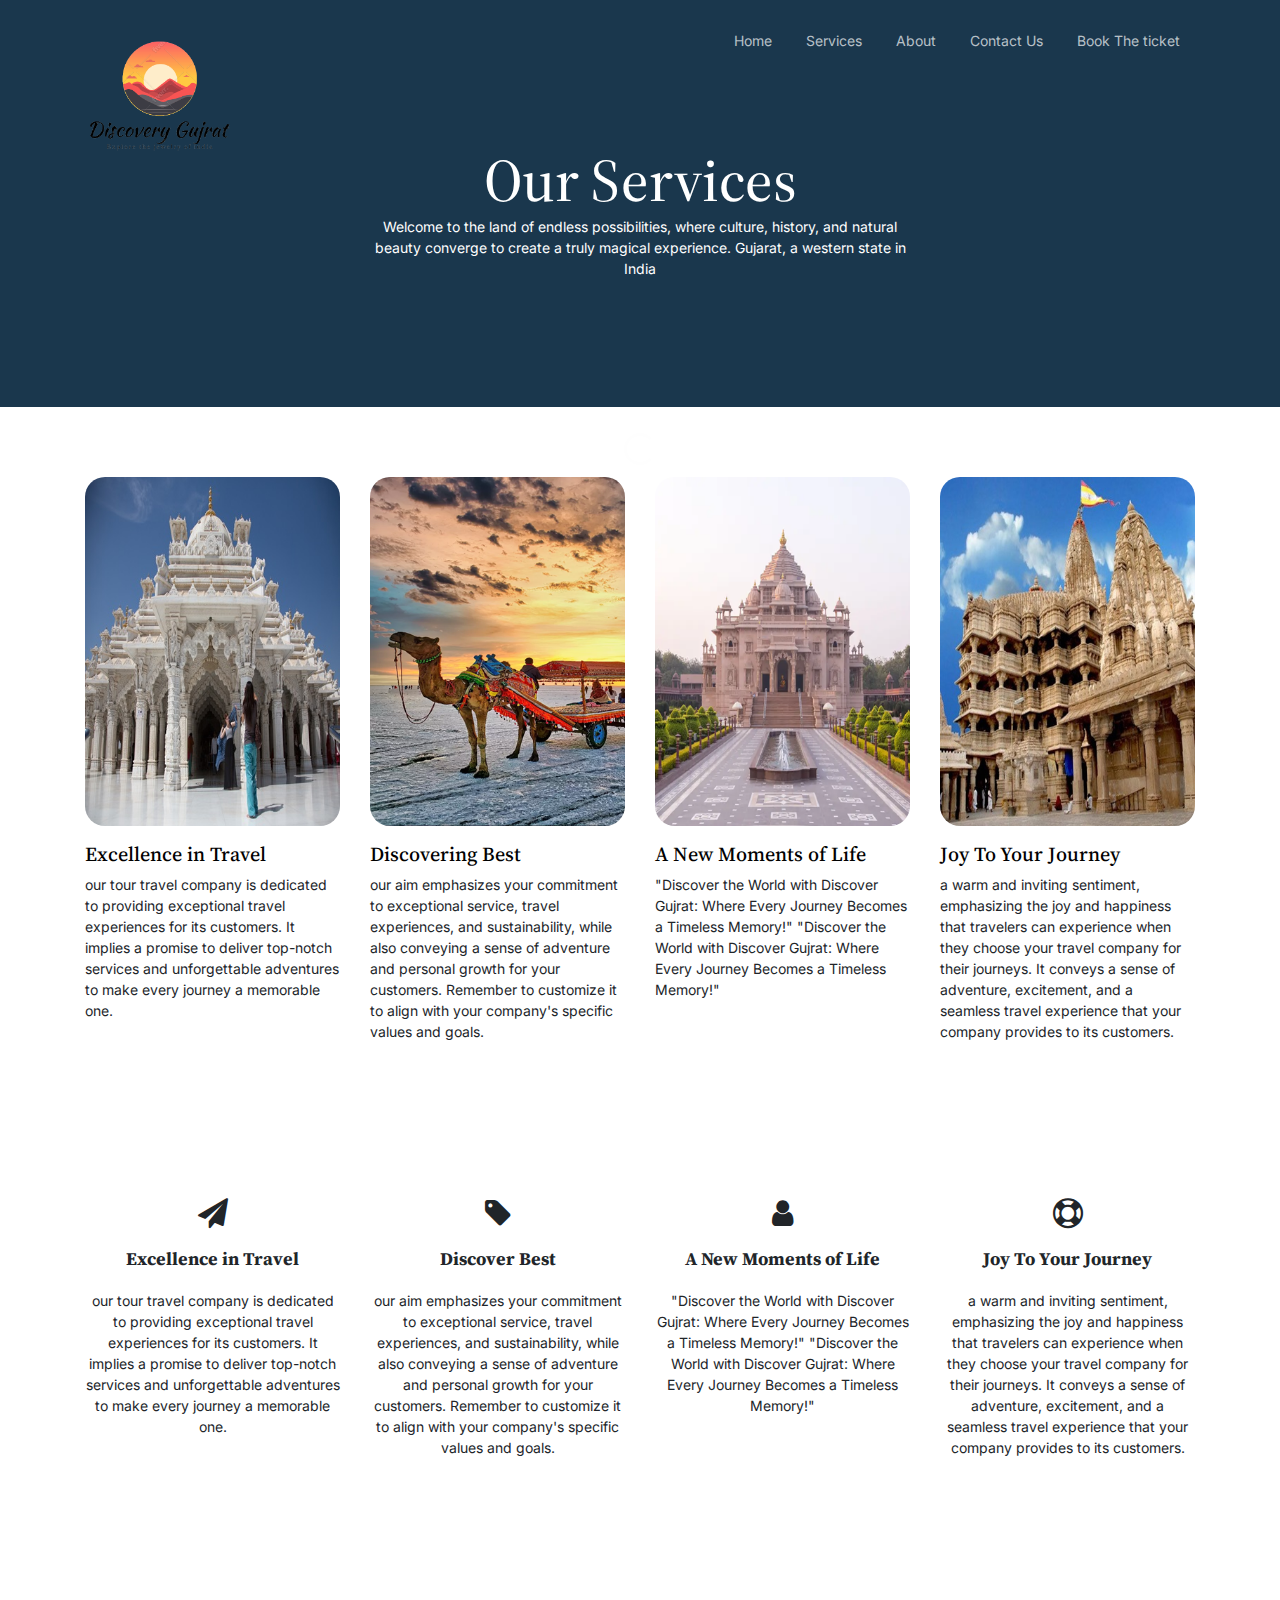
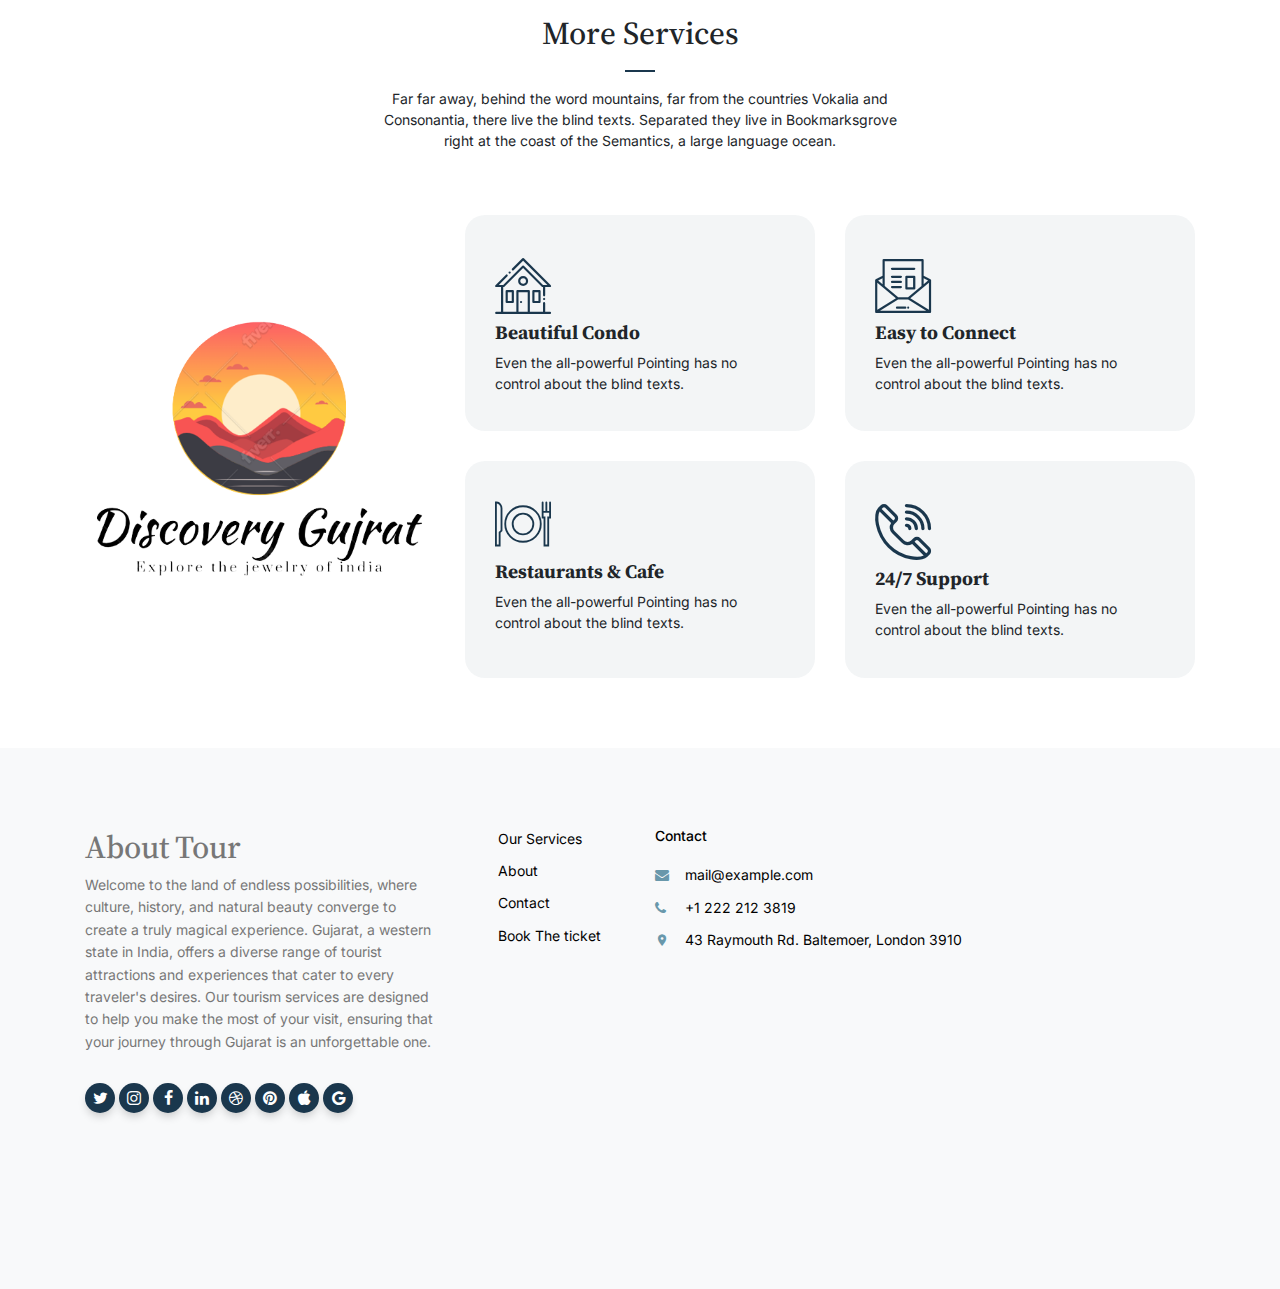
<file: services_.html>
<!-- /*
* Template Name: Tour
* Template Author: Untree.co
* Tempalte URI: https://untree.co/
* License: https://creativecommons.org/licenses/by/3.0/
*/ -->
<!DOCTYPE html>
<html lang="en">
  <!-- Mirrored from themewagon.github.io/tour/services.html by HTTrack Website Copier/3.x [XR&CO'2014], Wed, 01 Nov 2023 07:18:20 GMT -->
  <!-- Added by HTTrack --><meta
    http-equiv="content-type"
    content="text/html;charset=utf-8"
  /><!-- /Added by HTTrack -->
  <head>
    <meta charset="utf-8" />
    <meta
      name="viewport"
      content="width=device-width, initial-scale=1, shrink-to-fit=no"
    />
    <meta name="author" content="Untree.co" />
    <link rel="shortcut icon" href="tour/favicon.png" />

    <meta name="description" content="" />
    <meta name="keywords" content="bootstrap, bootstrap4" />

    <link rel="preconnect" href="https://fonts.googleapis.com/" />
    <link rel="preconnect" href="https://fonts.gstatic.com/" crossorigin />
    <link
      href="https://fonts.googleapis.com/css2?family=Inter:wght@400;700&amp;family=Source+Serif+Pro:wght@400;700&amp;display=swap"
      rel="stylesheet"
    />

    <link rel="stylesheet" href="tour/css/bootstrap.min.css" />
    <link rel="stylesheet" href="tour/css/owl.carousel.min.css" />
    <link rel="stylesheet" href="tour/css/owl.theme.default.min.css" />
    <link rel="stylesheet" href="tour/css/jquery.fancybox.min.css" />
    <link rel="stylesheet" href="tour/fonts/icomoon/style.css" />
    <link rel="stylesheet" href="tour/fonts/flaticon/font/flaticon.css" />
    <link rel="stylesheet" href="tour/css/daterangepicker.css" />
    <link rel="stylesheet" href="tour/css/aos.css" />
    <link rel="stylesheet" href="tour/css/style.css" />

    <title>Discover Gujarat Services</title>
  </head>

  <body>
    <div class="site-mobile-menu site-navbar-target">
      <div class="site-mobile-menu-header">
        <div class="site-mobile-menu-close">
          <span class="icofont-close js-menu-toggle"></span>
        </div>
      </div>
      <div class="site-mobile-menu-body"></div>
    </div>

    <nav class="site-nav">
      <div class="container">
        <div class="site-navigation">
          <a href="index.html">
            <img src="img/logo1.png" alt="" height="150px"
          /></a>

          <ul
            class="js-clone-nav d-none d-lg-inline-block text-left site-menu float-right"
          >
            <li><a href="index.html">Home</a></li>

            <li><a href="services_.html">Services</a></li>
            <li><a href="about_.html">About</a></li>
            <li><a href="contact.html">Contact Us</a></li>
            <li><a href="booking.html">Book The ticket</a></li>
          </ul>

          <a
            href="#"
            class="burger ml-auto float-right site-menu-toggle js-menu-toggle d-inline-block d-lg-none light"
            data-toggle="collapse"
            data-target="#main-navbar"
          >
            <span></span>
          </a>
        </div>
      </div>
    </nav>

    <div class="hero hero-inner">
      <div class="container">
        <div class="row align-items-center">
          <div class="col-lg-6 mx-auto text-center">
            <div class="intro-wrap">
              <h1 class="mb-0">Our Services</h1>
              <p class="text-white">
                Welcome to the land of endless possibilities, where culture,
                history, and natural beauty converge to create a truly magical
                experience. Gujarat, a western state in India
              </p>
            </div>
          </div>
        </div>
      </div>
    </div>

    <div class="untree_co-section">
      <div class="container">
        <div class="row">
          <div class="col-6 col-md-6 col-lg-3">
            <div class="media-1">
              <a href="#" class="d-block mb-3"
                ><img src="img/Bhuj.jpg" alt="Image" class="img-fluid"
              /></a>
              <div class="d-flex">
                <div>
                  <h3><a href="#">Excellence in Travel</a></h3>
                  <p>
                    our tour travel company is dedicated to providing
                    exceptional travel experiences for its customers. It implies
                    a promise to deliver top-notch services and unforgettable
                    adventures to make every journey a memorable one.
                  </p>
                </div>
              </div>
            </div>
          </div>
          <div class="col-6 col-md-6 col-lg-3">
            <div class="media-1">
              <a href="#" class="d-block mb-3"
                ><img src="img/kuch ran.jpg" alt="Image" class="img-fluid"
              /></a>
              <div class="d-flex">
                <div>
                  <h3><a href="#">Discovering Best</a></h3>
                  <p>
                    our aim emphasizes your commitment to exceptional service,
                    travel experiences, and sustainability, while also conveying
                    a sense of adventure and personal growth for your customers.
                    Remember to customize it to align with your company's
                    specific values and goals.
                  </p>
                </div>
              </div>
            </div>
          </div>
          <div class="col-6 col-md-6 col-lg-3">
            <div class="media-1">
              <a href="#" class="d-block mb-3"
                ><img
                  src="img/Ashapura mandir.jpg"
                  alt="Image"
                  class="img-fluid"
              /></a>
              <div class="d-flex">
                <div>
                  <h3><a href="#">A New Moments of Life</a></h3>
                  <p>
                    "Discover the World with Discover Gujrat: Where Every
                    Journey Becomes a Timeless Memory!" "Discover the World with
                    Discover Gujrat: Where Every Journey Becomes a Timeless
                    Memory!"
                  </p>
                </div>
              </div>
            </div>
          </div>
          <div class="col-6 col-md-6 col-lg-3">
            <div class="media-1">
              <a href="#" class="d-block mb-3"
                ><img src="img/Dwarka.jpg" alt="Image" class="img-fluid"
              /></a>
              <div class="d-flex">
                <div>
                  <h3><a href="#">Joy To Your Journey</a></h3>
                  <p>
                    a warm and inviting sentiment, emphasizing the joy and
                    happiness that travelers can experience when they choose
                    your travel company for their journeys. It conveys a sense
                    of adventure, excitement, and a seamless travel experience
                    that your company provides to its customers.
                  </p>
                </div>
              </div>
            </div>
          </div>
        </div>
      </div>
    </div>

    <div class="untree_co-section">
      <div class="container">
        <div class="row">
          <div class="col-6 col-md-6 col-lg-3">
            <div class="service text-center">
              <span class="icon-paper-plane"></span>
              <h3>Excellence in Travel</h3>
              <p>
                our tour travel company is dedicated to providing exceptional
                travel experiences for its customers. It implies a promise to
                deliver top-notch services and unforgettable adventures to make
                every journey a memorable one.
              </p>
            </div>
          </div>
          <div class="col-6 col-md-6 col-lg-3">
            <div class="service text-center">
              <span class="icon-tag"></span>
              <h3>Discover Best</h3>
              <p>
                our aim emphasizes your commitment to exceptional service,
                travel experiences, and sustainability, while also conveying a
                sense of adventure and personal growth for your customers.
                Remember to customize it to align with your company's specific
                values and goals.
              </p>
            </div>
          </div>
          <div class="col-6 col-md-6 col-lg-3">
            <div class="service text-center">
              <span class="icon-user"></span>
              <h3>A New Moments of Life</h3>
              <p>
                "Discover the World with Discover Gujrat: Where Every Journey
                Becomes a Timeless Memory!" "Discover the World with Discover
                Gujrat: Where Every Journey Becomes a Timeless Memory!"
              </p>
            </div>
          </div>
          <div class="col-6 col-md-6 col-lg-3">
            <div class="service text-center">
              <span class="icon-support"></span>
              <h3>Joy To Your Journey</h3>
              <p>
                a warm and inviting sentiment, emphasizing the joy and happiness
                that travelers can experience when they choose your travel
                company for their journeys. It conveys a sense of adventure,
                excitement, and a seamless travel experience that your company
                provides to its customers.
              </p>
            </div>
          </div>
        </div>
      </div>
    </div>

    <div class="untree_co-section">
      <div class="container">
        <div class="row mb-5 justify-content-center">
          <div class="col-lg-6 text-center">
            <h2 class="section-title text-center mb-3">More Services</h2>
            <p>
              Far far away, behind the word mountains, far from the countries
              Vokalia and Consonantia, there live the blind texts. Separated
              they live in Bookmarksgrove right at the coast of the Semantics, a
              large language ocean.
            </p>
          </div>
        </div>
        <div class="row align-items-stretch">
          <div class="col-lg-4 order-lg-1">
            <div class="h-100">
              <div class="frame h-100">
                <div
                  class="feature-img-bg h-100"
                  style="
                    background-image: url('img/logo1.png');
                    background-size: contain;
                    background-repeat: no-repeat;
                    background-position-y: center;
                  "
                ></div>
              </div>
            </div>
          </div>

          <div
            class="col-6 col-sm-6 col-lg-4 feature-1-wrap d-md-flex flex-md-column order-lg-1"
          >
            <div class="feature-1 d-md-flex">
              <div class="align-self-center">
                <span class="flaticon-house display-4 text-primary"></span>
                <h3>Beautiful Condo</h3>
                <p class="mb-0">
                  Even the all-powerful Pointing has no control about the blind
                  texts.
                </p>
              </div>
            </div>

            <div class="feature-1">
              <div class="align-self-center">
                <span class="flaticon-restaurant display-4 text-primary"></span>
                <h3>Restaurants & Cafe</h3>
                <p class="mb-0">
                  Even the all-powerful Pointing has no control about the blind
                  texts.
                </p>
              </div>
            </div>
          </div>

          <div
            class="col-6 col-sm-6 col-lg-4 feature-1-wrap d-md-flex flex-md-column order-lg-3"
          >
            <div class="feature-1 d-md-flex">
              <div class="align-self-center">
                <span class="flaticon-mail display-4 text-primary"></span>
                <h3>Easy to Connect</h3>
                <p class="mb-0">
                  Even the all-powerful Pointing has no control about the blind
                  texts.
                </p>
              </div>
            </div>

            <div class="feature-1 d-md-flex">
              <div class="align-self-center">
                <span class="flaticon-phone-call display-4 text-primary"></span>
                <h3>24/7 Support</h3>
                <p class="mb-0">
                  Even the all-powerful Pointing has no control about the blind
                  texts.
                </p>
              </div>
            </div>
          </div>
        </div>
      </div>
    </div>

    <div class="site-footer">
      <div class="inner first">
        <div class="container">
          <div class="row">
            <div class="col-md-6 col-lg-4">
              <div class="widget">
                <h2 class="heading">About Tour</h2>
                <p>
                  Welcome to the land of endless possibilities, where culture,
                  history, and natural beauty converge to create a truly magical
                  experience. Gujarat, a western state in India, offers a
                  diverse range of tourist attractions and experiences that
                  cater to every traveler's desires. Our tourism services are
                  designed to help you make the most of your visit, ensuring
                  that your journey through Gujarat is an unforgettable one.
                </p>
              </div>
              <div class="widget">
                <ul class="list-unstyled social">
                  <li>
                    <a href="#"><span class="icon-twitter"></span></a>
                  </li>
                  <li>
                    <a href="#"><span class="icon-instagram"></span></a>
                  </li>
                  <li>
                    <a href="#"><span class="icon-facebook"></span></a>
                  </li>
                  <li>
                    <a href="#"><span class="icon-linkedin"></span></a>
                  </li>
                  <li>
                    <a href="#"><span class="icon-dribbble"></span></a>
                  </li>
                  <li>
                    <a href="#"><span class="icon-pinterest"></span></a>
                  </li>
                  <li>
                    <a href="#"><span class="icon-apple"></span></a>
                  </li>
                  <li>
                    <a href="#"><span class="icon-google"></span></a>
                  </li>
                </ul>
              </div>
            </div>
            <div class="col-md-6 col-lg-2 pl-lg-5">
              <div class="widget">
                <!-- <h3 class="heading">Pages</h3> -->
                <ul class="links list-unstyled">
                  <li><a href="services_.html">Our Services</a></li>
                  <li><a href="about_.html">About</a></li>
                  <li><a href="contact.html">Contact</a></li>
                  <li><a href="booking.html">Book The ticket</a></li>
                </ul>
              </div>
            </div>
            <!-- <div class="col-md-6 col-lg-2">
              <div class="widget">
                <h3 class="heading">Resources</h3>
                <ul class="links list-unstyled">
                  <li><a href="#">Blog</a></li>
                  <li><a href="#">About</a></li>
                  <li><a href="#">Contact</a></li>
                </ul>
              </div>
            </div> -->
            <div class="col-md-6 col-lg-4">
              <div class="widget">
                <h3 class="heading">Contact</h3>
                <ul class="list-unstyled quick-info links">
                  <li class="email"><a href="#">mail@example.com</a></li>
                  <li class="phone"><a href="#">+1 222 212 3819</a></li>
                  <li class="address">
                    <a href="#">43 Raymouth Rd. Baltemoer, London 3910</a>
                  </li>
                </ul>
              </div>
            </div>
          </div>
        </div>
      </div>

      <div class="inner dark">
        <div class="container">
          <div class="row text-center">
            <div class="col-md-8 mb-3 mb-md-0 mx-auto">
              <!-- <p>Copyright and Thank You Mr_Param patel</p> -->
            </div>
          </div>
        </div>
      </div>
    </div>
    <!-- 
    <div class="site-footer">
      <div class="inner first">
        <div class="container">
          <div class="row">
            <div class="col-md-6 col-lg-4">
              <div class="widget">
                <h3 class="heading">About Tour</h3>
                <p>
                  Far far away, behind the word mountains, far from the
                  countries Vokalia and Consonantia, there live the blind texts.
                </p>
              </div>
              <div class="widget">
                <ul class="list-unstyled social">
                  <li>
                    <a href="#"><span class="icon-twitter"></span></a>
                  </li>
                  <li>
                    <a href="#"><span class="icon-instagram"></span></a>
                  </li>
                  <li>
                    <a href="#"><span class="icon-facebook"></span></a>
                  </li>
                  <li>
                    <a href="#"><span class="icon-linkedin"></span></a>
                  </li>
                  <li>
                    <a href="#"><span class="icon-dribbble"></span></a>
                  </li>
                  <li>
                    <a href="#"><span class="icon-pinterest"></span></a>
                  </li>
                  <li>
                    <a href="#"><span class="icon-apple"></span></a>
                  </li>
                  <li>
                    <a href="#"><span class="icon-google"></span></a>
                  </li>
                </ul>
              </div>
            </div>
            <div class="col-md-6 col-lg-2 pl-lg-5">
              <div class="widget">
                <h3 class="heading">Pages</h3>
                <ul class="links list-unstyled">
                  <li><a href="#">Blog</a></li>
                  <li><a href="#">About</a></li>
                  <li><a href="#">Contact</a></li>
                </ul>
              </div>
            </div>
            <div class="col-md-6 col-lg-2">
              <div class="widget">
                <h3 class="heading">Resources</h3>
                <ul class="links list-unstyled">
                  <li><a href="#">Blog</a></li>
                  <li><a href="#">About</a></li>
                  <li><a href="#">Contact</a></li>
                </ul>
              </div>
            </div>
            <div class="col-md-6 col-lg-4">
              <div class="widget">
                <h3 class="heading">Contact</h3>
                <ul class="list-unstyled quick-info links">
                  <li class="email"><a href="#">mail@example.com</a></li>
                  <li class="phone"><a href="#">+1 222 212 3819</a></li>
                  <li class="address">
                    <a href="#">43 Raymouth Rd. Baltemoer, London 3910</a>
                  </li>
                </ul>
              </div>
            </div>
          </div>
        </div>
      </div>

      <div class="inner dark">
        <div class="container">
          <div class="row text-center">
            <div class="col-md-8 mb-3 mb-md-0 mx-auto">
              <p>
                Copyright &copy;
                <script>
                  document.write(new Date().getFullYear());
                </script>
                . All Rights Reserved. &mdash; Designed with love by
                <a href="https://untree.co/" class="link-highlight"
                  >Untree.co</a
                >
               
                Distributed By
                <a href="https://themewagon.com/" target="_blank">ThemeWagon</a>
              </p>
            </div>
          </div>
        </div>
      </div>
    </div> -->

    <div id="overlayer"></div>
    <div class="loader">
      <div class="spinner-border" role="status">
        <span class="sr-only">Loading...</span>
      </div>
    </div>

    <script src="tour/js/jquery-3.4.1.min.js"></script>
    <script src="tour/js/popper.min.js"></script>
    <script src="tour/js/bootstrap.min.js"></script>
    <script src="tour/js/owl.carousel.min.js"></script>
    <script src="tour/js/jquery.animateNumber.min.js"></script>
    <script src="tour/js/jquery.waypoints.min.js"></script>
    <script src="tour/js/jquery.fancybox.min.js"></script>
    <script src="tour/js/aos.js"></script>
    <script src="tour/js/moment.min.js"></script>
    <script src="tour/js/daterangepicker.js"></script>

    <script src="tour/js/typed.js"></script>

    <script src="tour/js/custom.js"></script>
  </body>

  <!-- Mirrored from themewagon.github.io/tour/services.html by HTTrack Website Copier/3.x [XR&CO'2014], Wed, 01 Nov 2023 07:18:20 GMT -->
</html>
</file>
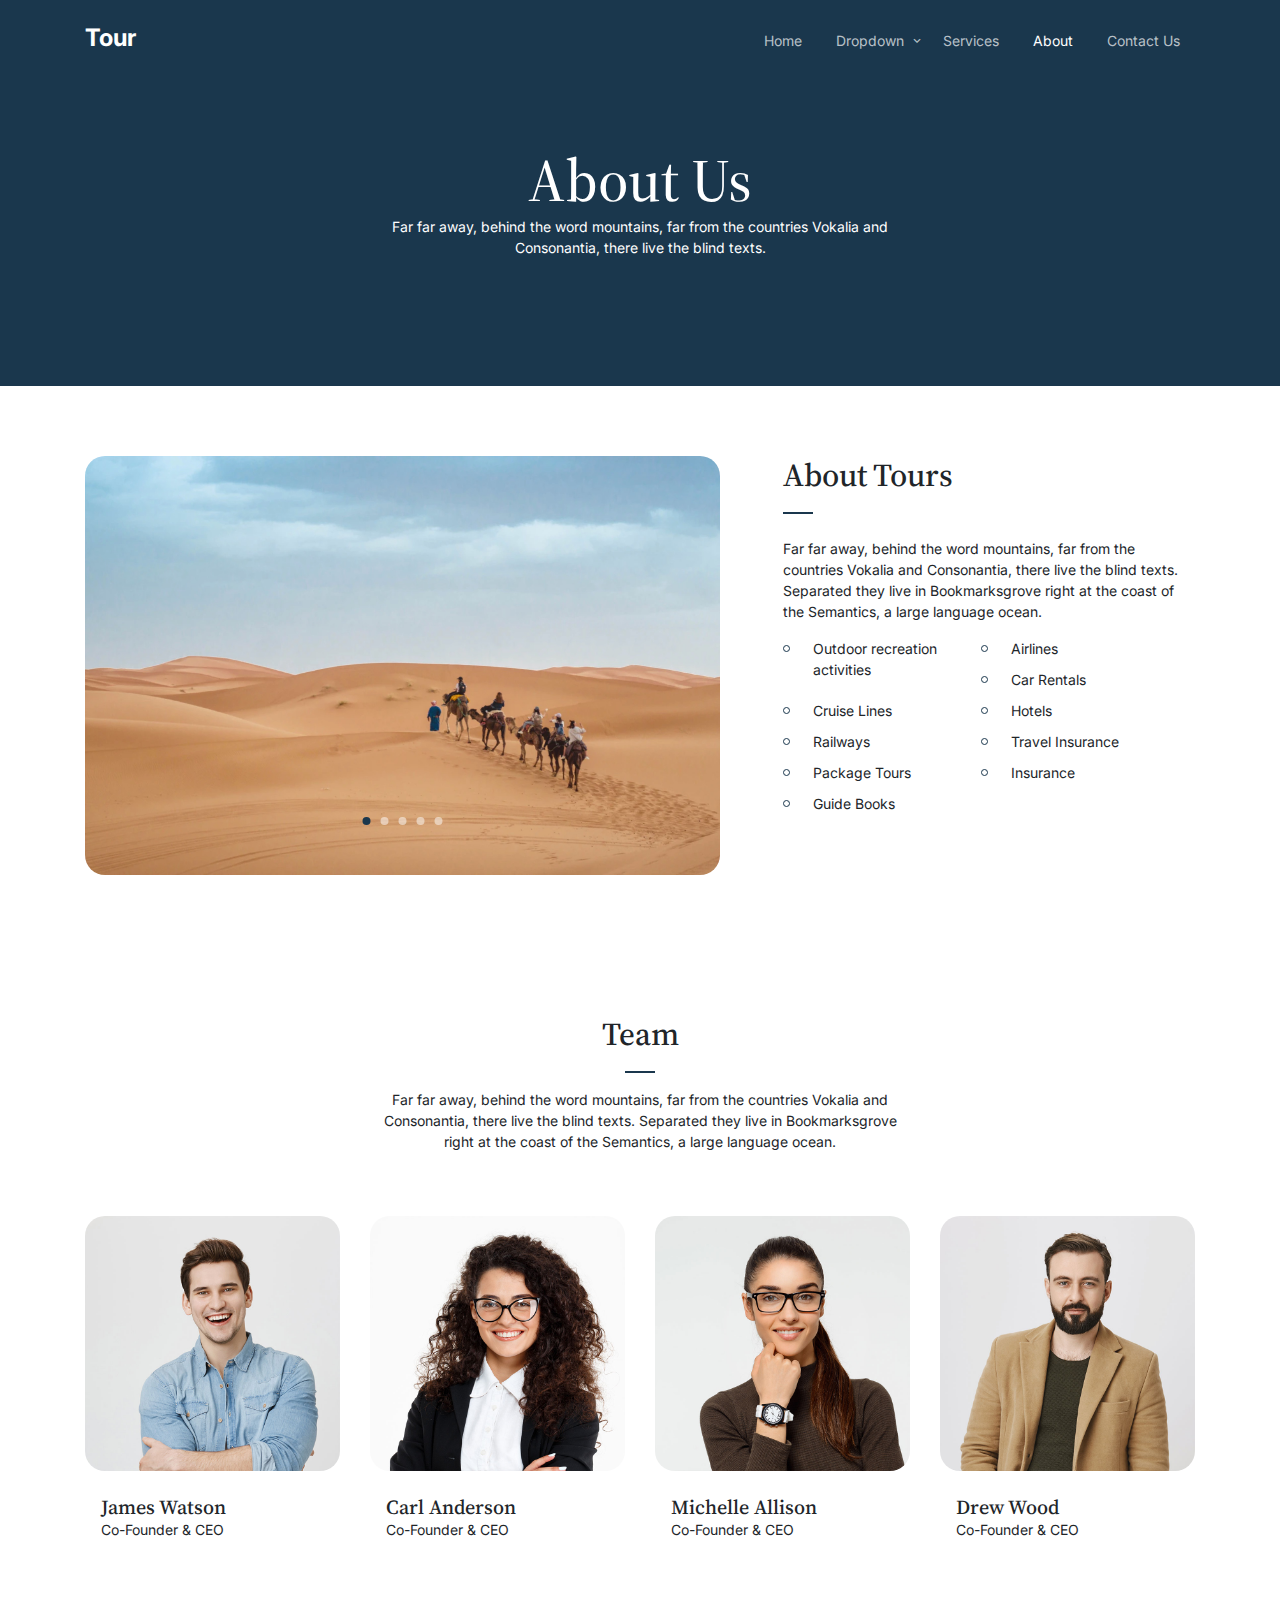
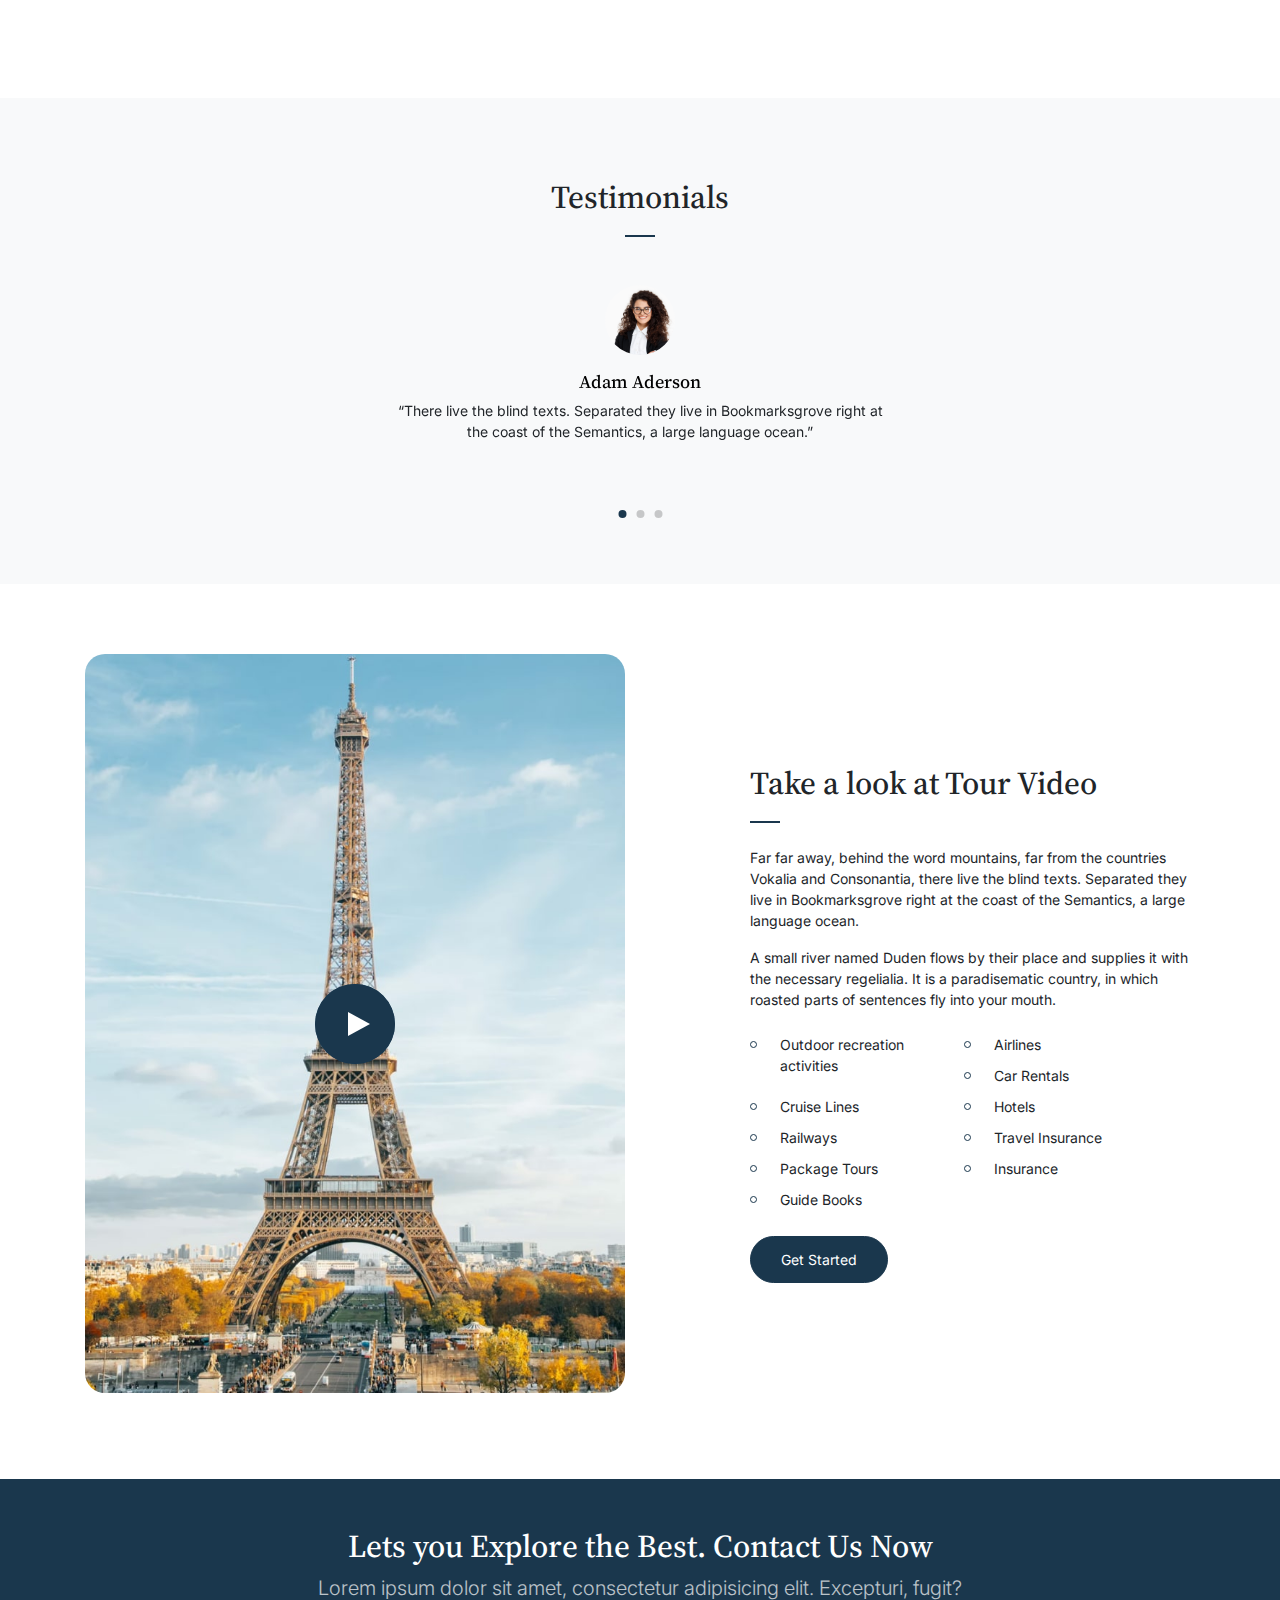
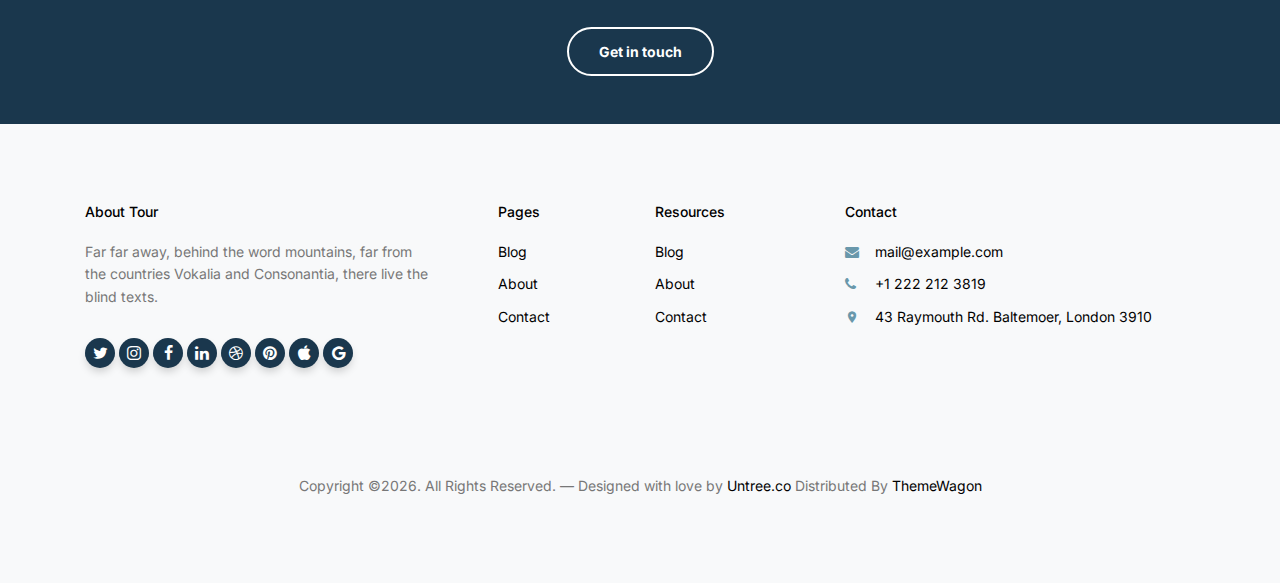
<file: tour/about.html>
<!-- /*
* Template Name: Tour
* Template Author: Untree.co
* Tempalte URI: https://untree.co/
* License: https://creativecommons.org/licenses/by/3.0/
*/ -->
<!doctype html>
<html lang="en">

<!-- Mirrored from themewagon.github.io/tour/about.html by HTTrack Website Copier/3.x [XR&CO'2014], Wed, 01 Nov 2023 07:18:20 GMT -->
<!-- Added by HTTrack --><meta http-equiv="content-type" content="text/html;charset=utf-8" /><!-- /Added by HTTrack -->
<head>
  <meta charset="utf-8">
  <meta name="viewport" content="width=device-width, initial-scale=1, shrink-to-fit=no">
  <meta name="author" content="Untree.co">
  <link rel="shortcut icon" href="favicon.png">

  <meta name="description" content="" />
  <meta name="keywords" content="bootstrap, bootstrap4" />

  <link rel="preconnect" href="https://fonts.googleapis.com/">
  <link rel="preconnect" href="https://fonts.gstatic.com/" crossorigin>
  <link href="https://fonts.googleapis.com/css2?family=Inter:wght@400;700&amp;family=Source+Serif+Pro:wght@400;700&amp;display=swap" rel="stylesheet">

  <link rel="stylesheet" href="css/bootstrap.min.css">
  <link rel="stylesheet" href="css/owl.carousel.min.css">
  <link rel="stylesheet" href="css/owl.theme.default.min.css">
  <link rel="stylesheet" href="css/jquery.fancybox.min.css">
  <link rel="stylesheet" href="fonts/icomoon/style.css">
  <link rel="stylesheet" href="fonts/flaticon/font/flaticon.css">
  <link rel="stylesheet" href="css/daterangepicker.css">
  <link rel="stylesheet" href="css/aos.css">
  <link rel="stylesheet" href="css/style.css">

  <title>Tour Free Bootstrap Template for Travel Agency by Untree.co</title>
</head>

<body>


  <div class="site-mobile-menu site-navbar-target">
    <div class="site-mobile-menu-header">
      <div class="site-mobile-menu-close">
        <span class="icofont-close js-menu-toggle"></span>
      </div>
    </div>
    <div class="site-mobile-menu-body"></div>
  </div>

  <nav class="site-nav">
    <div class="container">
      <div class="site-navigation">
        <a href="index.html" class="logo m-0">Tour <span class="text-primary">.</span></a>

        <ul class="js-clone-nav d-none d-lg-inline-block text-left site-menu float-right">
          <li><a href="index.html">Home</a></li>
          <li class="has-children">
            <a href="#">Dropdown</a>
            <ul class="dropdown">
              <li><a href="elements.html">Elements</a></li>
              <li><a href="#">Menu One</a></li>
              <li class="has-children">
                <a href="#">Menu Two</a>
                <ul class="dropdown">
                  <li><a href="#">Sub Menu One</a></li>
                  <li><a href="#">Sub Menu Two</a></li>
                  <li><a href="#">Sub Menu Three</a></li>
                </ul>
              </li>
              <li><a href="#">Menu Three</a></li>
            </ul>
          </li>
          <li><a href="services.html">Services</a></li>
          <li class="active"><a href="about.html">About</a></li>
          <li><a href="contact.html">Contact Us</a></li>
        </ul>

        <a href="#" class="burger ml-auto float-right site-menu-toggle js-menu-toggle d-inline-block d-lg-none light" data-toggle="collapse" data-target="#main-navbar">
          <span></span>
        </a>

      </div>
    </div>
  </nav>


  <div class="hero hero-inner">
    <div class="container">
      <div class="row align-items-center">
        <div class="col-lg-6 mx-auto text-center">
          <div class="intro-wrap">
            <h1 class="mb-0">About Us</h1>
            <p class="text-white">Far far away, behind the word mountains, far from the countries Vokalia and Consonantia, there live the blind texts. </p>
          </div>
        </div>
      </div>
    </div>
  </div>

  
  
  <div class="untree_co-section">
    <div class="container">
      <div class="row">
        <div class="col-lg-7">
          <div class="owl-single dots-absolute owl-carousel">
            <img src="images/slider-1.jpg" alt="Free HTML Template by Untree.co" class="img-fluid rounded-20">
            <img src="images/slider-2.jpg" alt="Free HTML Template by Untree.co" class="img-fluid rounded-20">
            <img src="images/slider-3.jpg" alt="Free HTML Template by Untree.co" class="img-fluid rounded-20">
            <img src="images/slider-4.jpg" alt="Free HTML Template by Untree.co" class="img-fluid rounded-20">
            <img src="images/slider-5.jpg" alt="Free HTML Template by Untree.co" class="img-fluid rounded-20">
          </div>
        </div>
        <div class="col-lg-5 pl-lg-5 ml-auto">
          <h2 class="section-title mb-4">About Tours</h2>
          <p>Far far away, behind the word mountains, far from the countries Vokalia and Consonantia, there live the blind texts. Separated they live in Bookmarksgrove right at the coast of the Semantics, a large language ocean.</p>
          <ul class="list-unstyled two-col clearfix">
            <li>Outdoor recreation activities</li>
            <li>Airlines</li>
            <li>Car Rentals</li>
            <li>Cruise Lines</li>
            <li>Hotels</li>
            <li>Railways</li>
            <li>Travel Insurance</li>
            <li>Package Tours</li>
            <li>Insurance</li>
            <li>Guide Books</li>
          </ul>
        </div>
      </div>
    </div>
  </div>

  <div class="untree_co-section">
    <div class="container">
      <div class="row justify-content-center mb-5">
        <div class="col-md-6 text-center">
          <h2 class="section-title mb-3 text-center">Team</h2>
          <p>Far far away, behind the word mountains, far from the countries Vokalia and Consonantia, there live the blind texts. Separated they live in Bookmarksgrove right at the coast of the Semantics, a large language ocean.</p>
        </div>
      </div>

      <div class="row">
        <div class="col-lg-3 mb-4">
          <div class="team">
            <img src="images/person_1.jpg" alt="Image" class="img-fluid mb-4 rounded-20">
            <div class="px-3">
              <h3 class="mb-0">James Watson</h3>
              <p>Co-Founder &amp; CEO</p>
            </div>
          </div>
        </div>
        <div class="col-lg-3 mb-4">
          <div class="team">
            <img src="images/person_2.jpg" alt="Image" class="img-fluid mb-4 rounded-20">
            <div class="px-3">
              <h3 class="mb-0">Carl Anderson</h3>
              <p>Co-Founder &amp; CEO</p>
            </div>
          </div>
        </div>

        <div class="col-lg-3 mb-4">
          <div class="team">
            <img src="images/person_4.jpg" alt="Image" class="img-fluid mb-4 rounded-20">
            <div class="px-3">
              <h3 class="mb-0">Michelle Allison</h3>
              <p>Co-Founder &amp; CEO</p>
            </div>
          </div>
        </div>
        <div class="col-lg-3 mb-4">
          <div class="team">
            <img src="images/person_3.jpg" alt="Image" class="img-fluid mb-4 rounded-20">
            <div class="px-3">
              <h3 class="mb-0">Drew Wood</h3>
              <p>Co-Founder &amp; CEO</p>
            </div>
          </div>
        </div>

      </div>

    </div>
  </div>


  

  <div class="untree_co-section testimonial-section mt-5">
    <div class="container">
      <div class="row justify-content-center">
        <div class="col-lg-7 text-center">
          <h2 class="section-title text-center mb-5">Testimonials</h2>

          <div class="owl-single owl-carousel no-nav">
            <div class="testimonial mx-auto">
              <figure class="img-wrap">
                <img src="images/person_2.jpg" alt="Image" class="img-fluid">
              </figure>
              <h3 class="name">Adam Aderson</h3>
              <blockquote>
                <p>&ldquo;There live the blind texts. Separated they live in Bookmarksgrove right at the coast of the Semantics, a large language ocean.&rdquo;</p>
              </blockquote>
            </div>

            <div class="testimonial mx-auto">
              <figure class="img-wrap">
                <img src="images/person_3.jpg" alt="Image" class="img-fluid">
              </figure>
              <h3 class="name">Lukas Devlin</h3>
              <blockquote>
                <p>&ldquo;There live the blind texts. Separated they live in Bookmarksgrove right at the coast of the Semantics, a large language ocean.&rdquo;</p>
              </blockquote>
            </div>

            <div class="testimonial mx-auto">
              <figure class="img-wrap">
                <img src="images/person_4.jpg" alt="Image" class="img-fluid">
              </figure>
              <h3 class="name">Kayla Bryant</h3>
              <blockquote>
                <p>&ldquo;There live the blind texts. Separated they live in Bookmarksgrove right at the coast of the Semantics, a large language ocean.&rdquo;</p>
              </blockquote>
            </div>

          </div>

        </div>
      </div>
    </div>
  </div>

  <div class="untree_co-section">
    <div class="container">
      <div class="row justify-content-between align-items-center">

        <div class="col-lg-6">
          <figure class="img-play-video">
            <a id="play-video" class="video-play-button" href="https://www.youtube.com/watch?v=mwtbEGNABWU" data-fancybox>
              <span></span>
            </a>
            <img src="images/hero-slider-2.jpg" alt="Image" class="img-fluid rounded-20">
          </figure>
        </div>

        <div class="col-lg-5">
          <h2 class="section-title text-left mb-4">Take a look at Tour Video</h2>
          <p>Far far away, behind the word mountains, far from the countries Vokalia and Consonantia, there live the blind texts. Separated they live in Bookmarksgrove right at the coast of the Semantics, a large language ocean.</p>

          <p class="mb-4">A small river named Duden flows by their place and supplies it with the necessary regelialia. It is a paradisematic country, in which roasted parts of sentences fly into your mouth.</p>

          <ul class="list-unstyled two-col clearfix">
            <li>Outdoor recreation activities</li>
            <li>Airlines</li>
            <li>Car Rentals</li>
            <li>Cruise Lines</li>
            <li>Hotels</li>
            <li>Railways</li>
            <li>Travel Insurance</li>
            <li>Package Tours</li>
            <li>Insurance</li>
            <li>Guide Books</li>
          </ul>

          <p><a href="#" class="btn btn-primary">Get Started</a></p>

          
        </div>
      </div>
    </div>
  </div>
  
  <div class="py-5 cta-section">
    <div class="container">
      <div class="row text-center">
        <div class="col-md-12">
          <h2 class="mb-2 text-white">Lets you Explore the Best. Contact Us Now</h2>
          <p class="mb-4 lead text-white text-white-opacity">Lorem ipsum dolor sit amet, consectetur adipisicing elit. Excepturi, fugit?</p>
          <p class="mb-0"><a href="booking.html" class="btn btn-outline-white text-white btn-md font-weight-bold">Get in touch</a></p>
        </div>
      </div>
    </div>
  </div>

  <div class="site-footer">
    <div class="inner first">
      <div class="container">
        <div class="row">
          <div class="col-md-6 col-lg-4">
            <div class="widget">
              <h3 class="heading">About Tour</h3>
              <p>Far far away, behind the word mountains, far from the countries Vokalia and Consonantia, there live the blind texts.</p>
            </div>
            <div class="widget">
              <ul class="list-unstyled social">
                <li><a href="#"><span class="icon-twitter"></span></a></li>
                <li><a href="#"><span class="icon-instagram"></span></a></li>
                <li><a href="#"><span class="icon-facebook"></span></a></li>
                <li><a href="#"><span class="icon-linkedin"></span></a></li>
                <li><a href="#"><span class="icon-dribbble"></span></a></li>
                <li><a href="#"><span class="icon-pinterest"></span></a></li>
                <li><a href="#"><span class="icon-apple"></span></a></li>
                <li><a href="#"><span class="icon-google"></span></a></li>
              </ul>
            </div>
          </div>
          <div class="col-md-6 col-lg-2 pl-lg-5">
            <div class="widget">
              <h3 class="heading">Pages</h3>
              <ul class="links list-unstyled">
                <li><a href="#">Blog</a></li>
                <li><a href="#">About</a></li>
                <li><a href="#">Contact</a></li>
              </ul>
            </div>
          </div>
          <div class="col-md-6 col-lg-2">
            <div class="widget">
              <h3 class="heading">Resources</h3>
              <ul class="links list-unstyled">
                <li><a href="#">Blog</a></li>
                <li><a href="#">About</a></li>
                <li><a href="#">Contact</a></li>
              </ul>
            </div>
          </div>
          <div class="col-md-6 col-lg-4">
            <div class="widget">
              <h3 class="heading">Contact</h3>
              <ul class="list-unstyled quick-info links">
                <li class="email"><a href="#">mail@example.com</a></li>
                <li class="phone"><a href="#">+1 222 212 3819</a></li>
                <li class="address"><a href="#">43 Raymouth Rd. Baltemoer, London 3910</a></li>
              </ul>
            </div>
          </div>
        </div>
      </div>
    </div>



    <div class="inner dark">
      <div class="container">
        <div class="row text-center">
          <div class="col-md-8 mb-3 mb-md-0 mx-auto">
            <p>Copyright &copy;<script>document.write(new Date().getFullYear());</script>. All Rights Reserved. &mdash; Designed with love by <a href="https://untree.co/" class="link-highlight">Untree.co</a> <!-- License information: https://untree.co/license/ --> Distributed By <a href="https://themewagon.com/" target="_blank" >ThemeWagon</a>
            </p>
          </div>
          
        </div>
      </div>
    </div>
  </div>

  <div id="overlayer"></div>
  <div class="loader">
    <div class="spinner-border" role="status">
      <span class="sr-only">Loading...</span>
    </div>
  </div>

  <script src="js/jquery-3.4.1.min.js"></script>
  <script src="js/popper.min.js"></script>
  <script src="js/bootstrap.min.js"></script>
  <script src="js/owl.carousel.min.js"></script>
  <script src="js/jquery.animateNumber.min.js"></script>
  <script src="js/jquery.waypoints.min.js"></script>
  <script src="js/jquery.fancybox.min.js"></script>
  <script src="js/aos.js"></script>
  <script src="js/moment.min.js"></script>
  <script src="js/daterangepicker.js"></script>

  <script src="js/typed.js"></script>
  
  <script src="js/custom.js"></script>

</body>


<!-- Mirrored from themewagon.github.io/tour/about.html by HTTrack Website Copier/3.x [XR&CO'2014], Wed, 01 Nov 2023 07:18:20 GMT -->
</html>
</file>
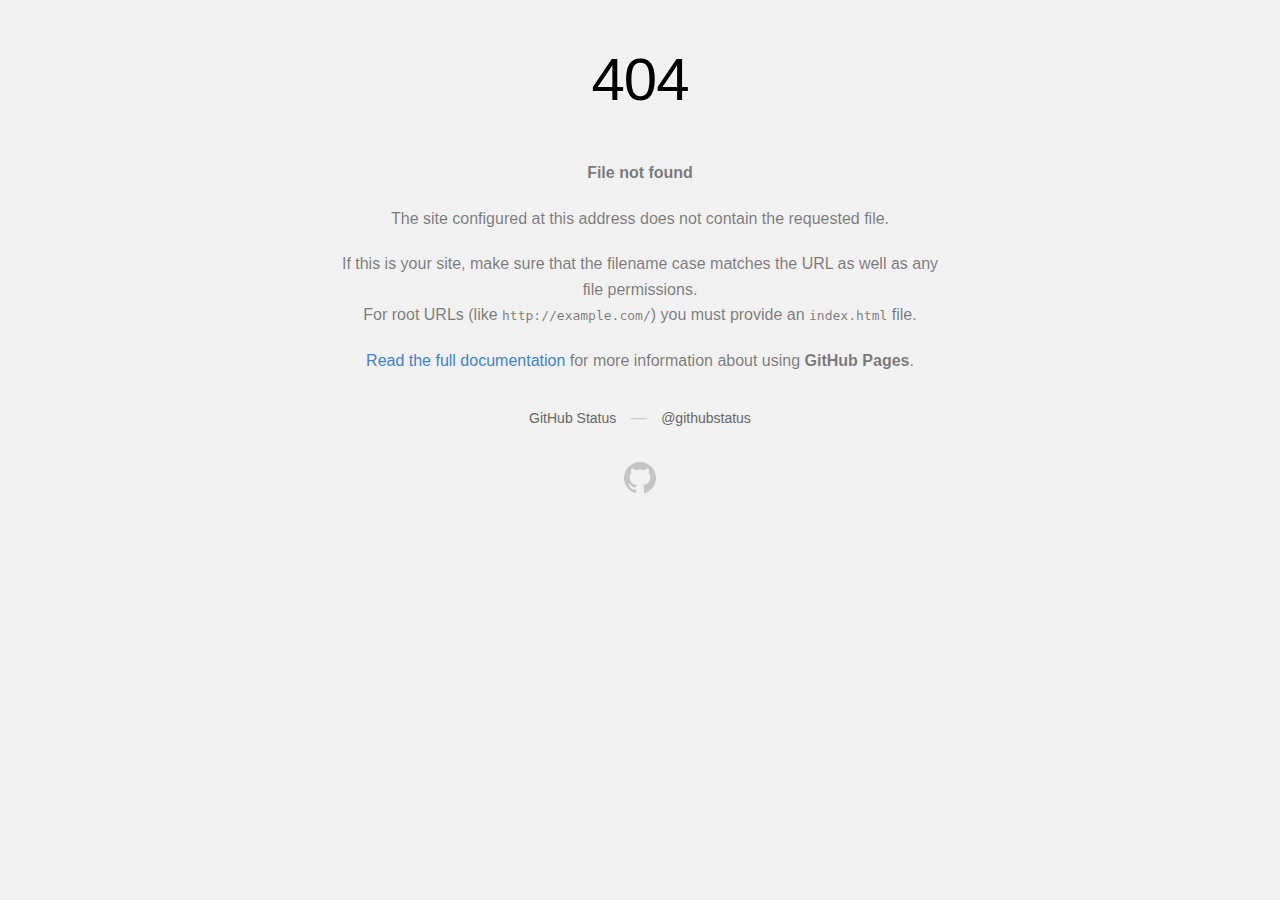
<file: tour/booking.html>
<!DOCTYPE html>
<html>
  <head>
    <meta http-equiv="Content-type" content="text/html; charset=utf-8">
    <meta http-equiv="Content-Security-Policy" content="default-src 'none'; style-src 'unsafe-inline'; img-src data:; connect-src 'self'">
    <title>Page not found &middot; GitHub Pages</title>
    <style type="text/css" media="screen">
      body {
        background-color: #f1f1f1;
        margin: 0;
        font-family: "Helvetica Neue", Helvetica, Arial, sans-serif;
      }

      .container { margin: 50px auto 40px auto; width: 600px; text-align: center; }

      a { color: #4183c4; text-decoration: none; }
      a:hover { text-decoration: underline; }

      h1 { width: 800px; position:relative; left: -100px; letter-spacing: -1px; line-height: 60px; font-size: 60px; font-weight: 100; margin: 0px 0 50px 0; text-shadow: 0 1px 0 #fff; }
      p { color: rgba(0, 0, 0, 0.5); margin: 20px 0; line-height: 1.6; }

      ul { list-style: none; margin: 25px 0; padding: 0; }
      li { display: table-cell; font-weight: bold; width: 1%; }

      .logo { display: inline-block; margin-top: 35px; }
      .logo-img-2x { display: none; }
      @media
      only screen and (-webkit-min-device-pixel-ratio: 2),
      only screen and (   min--moz-device-pixel-ratio: 2),
      only screen and (     -o-min-device-pixel-ratio: 2/1),
      only screen and (        min-device-pixel-ratio: 2),
      only screen and (                min-resolution: 192dpi),
      only screen and (                min-resolution: 2dppx) {
        .logo-img-1x { display: none; }
        .logo-img-2x { display: inline-block; }
      }

      #suggestions {
        margin-top: 35px;
        color: #ccc;
      }
      #suggestions a {
        color: #666666;
        font-weight: 200;
        font-size: 14px;
        margin: 0 10px;
      }

    </style>
  </head>
  <body>

    <div class="container">

      <h1>404</h1>
      <p><strong>File not found</strong></p>

      <p>
        The site configured at this address does not
        contain the requested file.
      </p>

      <p>
        If this is your site, make sure that the filename case matches the URL
        as well as any file permissions.<br>
        For root URLs (like <code>http://example.com/</code>) you must provide an
        <code>index.html</code> file.
      </p>

      <p>
        <a href="https://help.github.com/pages/">Read the full documentation</a>
        for more information about using <strong>GitHub Pages</strong>.
      </p>

      <div id="suggestions">
        <a href="https://githubstatus.com">GitHub Status</a> &mdash;
        <a href="https://twitter.com/githubstatus">@githubstatus</a>
      </div>

      <a href="/" class="logo logo-img-1x">
        <img width="32" height="32" title="" alt="" src="[data-uri]">
      </a>

      <a href="/" class="logo logo-img-2x">
        <img width="32" height="32" title="" alt="" src="[data-uri]">
      </a>
    </div>
  </body>
</html>
</file>
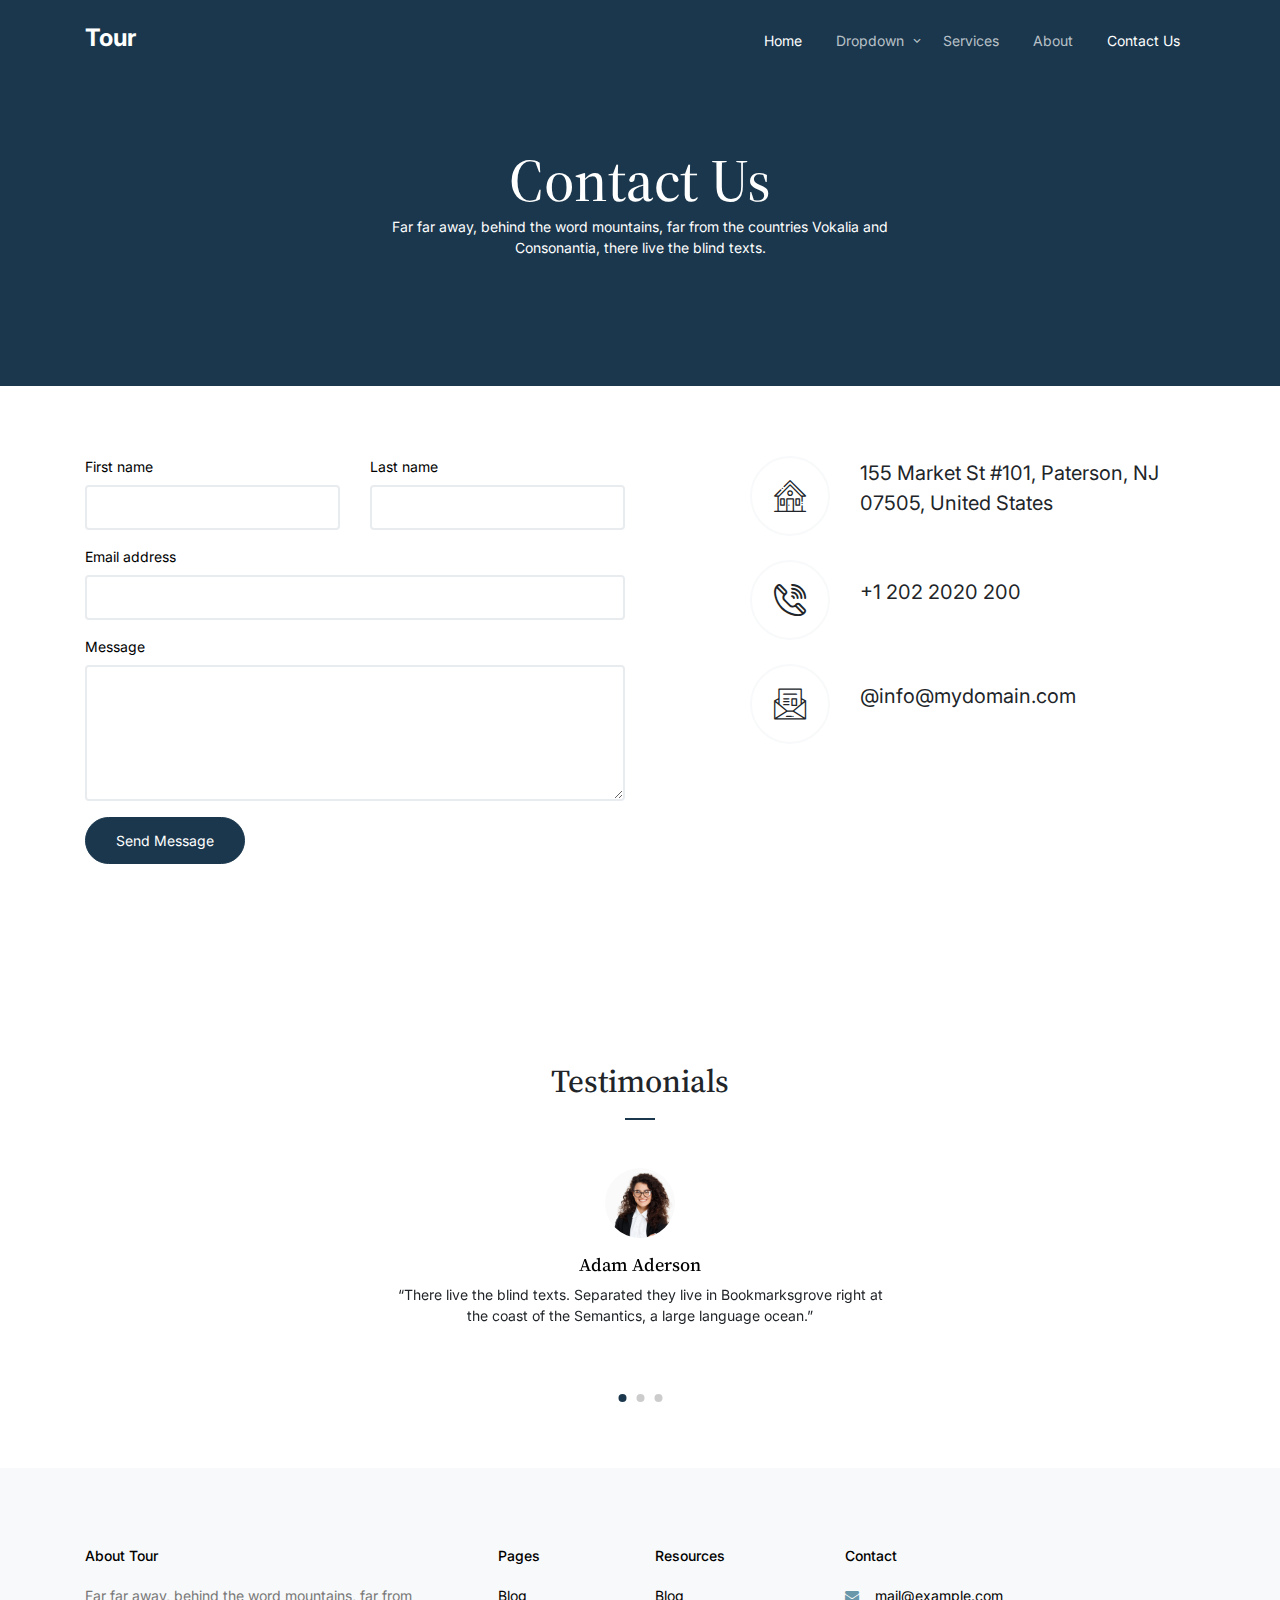
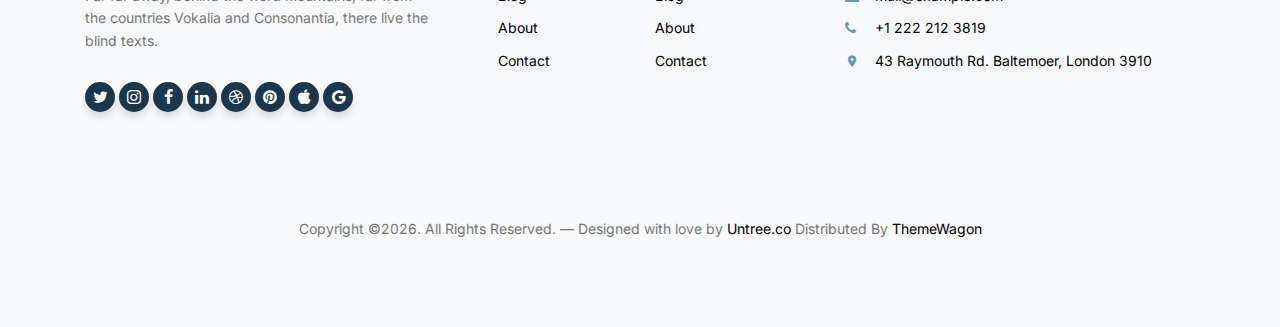
<file: tour/contact.html>
<!-- /*
* Template Name: Tour
* Template Author: Untree.co
* Tempalte URI: https://untree.co/
* License: https://creativecommons.org/licenses/by/3.0/
*/ -->
<!doctype html>
<html lang="en">

<!-- Mirrored from themewagon.github.io/tour/contact.html by HTTrack Website Copier/3.x [XR&CO'2014], Wed, 01 Nov 2023 07:18:20 GMT -->
<!-- Added by HTTrack --><meta http-equiv="content-type" content="text/html;charset=utf-8" /><!-- /Added by HTTrack -->
<head>
  <meta charset="utf-8">
  <meta name="viewport" content="width=device-width, initial-scale=1, shrink-to-fit=no">
  <meta name="author" content="Untree.co">
  <link rel="shortcut icon" href="favicon.png">

  <meta name="description" content="" />
  <meta name="keywords" content="bootstrap, bootstrap4" />

  <link rel="preconnect" href="https://fonts.googleapis.com/">
  <link rel="preconnect" href="https://fonts.gstatic.com/" crossorigin>
  <link href="https://fonts.googleapis.com/css2?family=Inter:wght@400;700&amp;family=Source+Serif+Pro:wght@400;700&amp;display=swap" rel="stylesheet">

  <link rel="stylesheet" href="css/bootstrap.min.css">
  <link rel="stylesheet" href="css/owl.carousel.min.css">
  <link rel="stylesheet" href="css/owl.theme.default.min.css">
  <link rel="stylesheet" href="css/jquery.fancybox.min.css">
  <link rel="stylesheet" href="fonts/icomoon/style.css">
  <link rel="stylesheet" href="fonts/flaticon/font/flaticon.css">
  <link rel="stylesheet" href="css/daterangepicker.css">
  <link rel="stylesheet" href="css/aos.css">
  <link rel="stylesheet" href="css/style.css">

  <title>Tour Free Bootstrap Template for Travel Agency by Untree.co</title>
</head>

<body>


  <div class="site-mobile-menu site-navbar-target">
    <div class="site-mobile-menu-header">
      <div class="site-mobile-menu-close">
        <span class="icofont-close js-menu-toggle"></span>
      </div>
    </div>
    <div class="site-mobile-menu-body"></div>
  </div>

  <nav class="site-nav">
    <div class="container">
      <div class="site-navigation">
        <a href="index.html" class="logo m-0">Tour <span class="text-primary">.</span></a>

        <ul class="js-clone-nav d-none d-lg-inline-block text-left site-menu float-right">
          <li class="active"><a href="index.html">Home</a></li>
          <li class="has-children">
            <a href="#">Dropdown</a>
            <ul class="dropdown">
              <li><a href="elements.html">Elements</a></li>
              <li><a href="#">Menu One</a></li>
              <li class="has-children">
                <a href="#">Menu Two</a>
                <ul class="dropdown">
                  <li><a href="#">Sub Menu One</a></li>
                  <li><a href="#">Sub Menu Two</a></li>
                  <li><a href="#">Sub Menu Three</a></li>
                </ul>
              </li>
              <li><a href="#">Menu Three</a></li>
            </ul>
          </li>
          <li><a href="services.html">Services</a></li>
          <li><a href="about.html">About</a></li>
          <li class="active"><a href="contact.html">Contact Us</a></li>
        </ul>

        <a href="#" class="burger ml-auto float-right site-menu-toggle js-menu-toggle d-inline-block d-lg-none light" data-toggle="collapse" data-target="#main-navbar">
          <span></span>
        </a>

      </div>
    </div>
  </nav>


  <div class="hero hero-inner">
    <div class="container">
      <div class="row align-items-center">
        <div class="col-lg-6 mx-auto text-center">
          <div class="intro-wrap">
            <h1 class="mb-0">Contact Us</h1>
            <p class="text-white">Far far away, behind the word mountains, far from the countries Vokalia and Consonantia, there live the blind texts. </p>
          </div>
        </div>
      </div>
    </div>
  </div>

  
  
  <div class="untree_co-section">
    <div class="container">
      <div class="row">
        <div class="col-lg-6 mb-5 mb-lg-0">
          <form class="contact-form" data-aos="fade-up" data-aos-delay="200">
            <div class="row">
              <div class="col-6">
                <div class="form-group">
                  <label class="text-black" for="fname">First name</label>
                  <input type="text" class="form-control" id="fname">
                </div>
              </div>
              <div class="col-6">
                <div class="form-group">
                  <label class="text-black" for="lname">Last name</label>
                  <input type="text" class="form-control" id="lname">
                </div>
              </div>
            </div>
            <div class="form-group">
              <label class="text-black" for="email">Email address</label>
              <input type="email" class="form-control" id="email">
            </div>

            <div class="form-group">
              <label class="text-black" for="message">Message</label>
              <textarea name="" class="form-control" id="message" cols="30" rows="5"></textarea>
            </div>

            <button type="submit" class="btn btn-primary">Send Message</button>
          </form>
        </div>
        <div class="col-lg-5 ml-auto">
          <div class="quick-contact-item d-flex align-items-center mb-4">
            <span class="flaticon-house"></span>
            <address class="text">
              155 Market St #101, Paterson, NJ 07505, United States
            </address>
          </div>
          <div class="quick-contact-item d-flex align-items-center mb-4">
            <span class="flaticon-phone-call"></span>
            <address class="text">
              +1 202 2020 200
            </address>
          </div>
          <div class="quick-contact-item d-flex align-items-center mb-4">
            <span class="flaticon-mail"></span>
            <address class="text">
              @info@mydomain.com
            </address>
          </div>
        </div>
      </div>
    </div>
  </div>

  

  <div class="untree_co-section testimonial-section mt-5 bg-white">
    <div class="container">
      <div class="row justify-content-center">
        <div class="col-lg-7 text-center">
          <h2 class="section-title text-center mb-5">Testimonials</h2>

          <div class="owl-single owl-carousel no-nav">
            <div class="testimonial mx-auto">
              <figure class="img-wrap">
                <img src="images/person_2.jpg" alt="Image" class="img-fluid">
              </figure>
              <h3 class="name">Adam Aderson</h3>
              <blockquote>
                <p>&ldquo;There live the blind texts. Separated they live in Bookmarksgrove right at the coast of the Semantics, a large language ocean.&rdquo;</p>
              </blockquote>
            </div>

            <div class="testimonial mx-auto">
              <figure class="img-wrap">
                <img src="images/person_3.jpg" alt="Image" class="img-fluid">
              </figure>
              <h3 class="name">Lukas Devlin</h3>
              <blockquote>
                <p>&ldquo;There live the blind texts. Separated they live in Bookmarksgrove right at the coast of the Semantics, a large language ocean.&rdquo;</p>
              </blockquote>
            </div>

            <div class="testimonial mx-auto">
              <figure class="img-wrap">
                <img src="images/person_4.jpg" alt="Image" class="img-fluid">
              </figure>
              <h3 class="name">Kayla Bryant</h3>
              <blockquote>
                <p>&ldquo;There live the blind texts. Separated they live in Bookmarksgrove right at the coast of the Semantics, a large language ocean.&rdquo;</p>
              </blockquote>
            </div>

          </div>

        </div>
      </div>
    </div>
  </div>



  <div class="site-footer">
    <div class="inner first">
      <div class="container">
        <div class="row">
          <div class="col-md-6 col-lg-4">
            <div class="widget">
              <h3 class="heading">About Tour</h3>
              <p>Far far away, behind the word mountains, far from the countries Vokalia and Consonantia, there live the blind texts.</p>
            </div>
            <div class="widget">
              <ul class="list-unstyled social">
                <li><a href="#"><span class="icon-twitter"></span></a></li>
                <li><a href="#"><span class="icon-instagram"></span></a></li>
                <li><a href="#"><span class="icon-facebook"></span></a></li>
                <li><a href="#"><span class="icon-linkedin"></span></a></li>
                <li><a href="#"><span class="icon-dribbble"></span></a></li>
                <li><a href="#"><span class="icon-pinterest"></span></a></li>
                <li><a href="#"><span class="icon-apple"></span></a></li>
                <li><a href="#"><span class="icon-google"></span></a></li>
              </ul>
            </div>
          </div>
          <div class="col-md-6 col-lg-2 pl-lg-5">
            <div class="widget">
              <h3 class="heading">Pages</h3>
              <ul class="links list-unstyled">
                <li><a href="#">Blog</a></li>
                <li><a href="#">About</a></li>
                <li><a href="#">Contact</a></li>
              </ul>
            </div>
          </div>
          <div class="col-md-6 col-lg-2">
            <div class="widget">
              <h3 class="heading">Resources</h3>
              <ul class="links list-unstyled">
                <li><a href="#">Blog</a></li>
                <li><a href="#">About</a></li>
                <li><a href="#">Contact</a></li>
              </ul>
            </div>
          </div>
          <div class="col-md-6 col-lg-4">
            <div class="widget">
              <h3 class="heading">Contact</h3>
              <ul class="list-unstyled quick-info links">
                <li class="email"><a href="#">mail@example.com</a></li>
                <li class="phone"><a href="#">+1 222 212 3819</a></li>
                <li class="address"><a href="#">43 Raymouth Rd. Baltemoer, London 3910</a></li>
              </ul>
            </div>
          </div>
        </div>
      </div>
    </div>



    <div class="inner dark">
      <div class="container">
        <div class="row text-center">
          <div class="col-md-8 mb-3 mb-md-0 mx-auto">
            <p>Copyright &copy;<script>document.write(new Date().getFullYear());</script>. All Rights Reserved. &mdash; Designed with love by <a href="https://untree.co/" class="link-highlight">Untree.co</a> <!-- License information: https://untree.co/license/ --> Distributed By <a href="https://themewagon.com/" target="_blank" >ThemeWagon</a>
            </p>
          </div>
          
        </div>
      </div>
    </div>
  </div>

  <div id="overlayer"></div>
  <div class="loader">
    <div class="spinner-border" role="status">
      <span class="sr-only">Loading...</span>
    </div>
  </div>

  <script src="js/jquery-3.4.1.min.js"></script>
  <script src="js/popper.min.js"></script>
  <script src="js/bootstrap.min.js"></script>
  <script src="js/owl.carousel.min.js"></script>
  <script src="js/jquery.animateNumber.min.js"></script>
  <script src="js/jquery.waypoints.min.js"></script>
  <script src="js/jquery.fancybox.min.js"></script>
  <script src="js/aos.js"></script>
  <script src="js/moment.min.js"></script>
  <script src="js/daterangepicker.js"></script>

  <script src="js/typed.js"></script>
  
  <script src="js/custom.js"></script>

</body>


<!-- Mirrored from themewagon.github.io/tour/contact.html by HTTrack Website Copier/3.x [XR&CO'2014], Wed, 01 Nov 2023 07:18:20 GMT -->
</html>
</file>
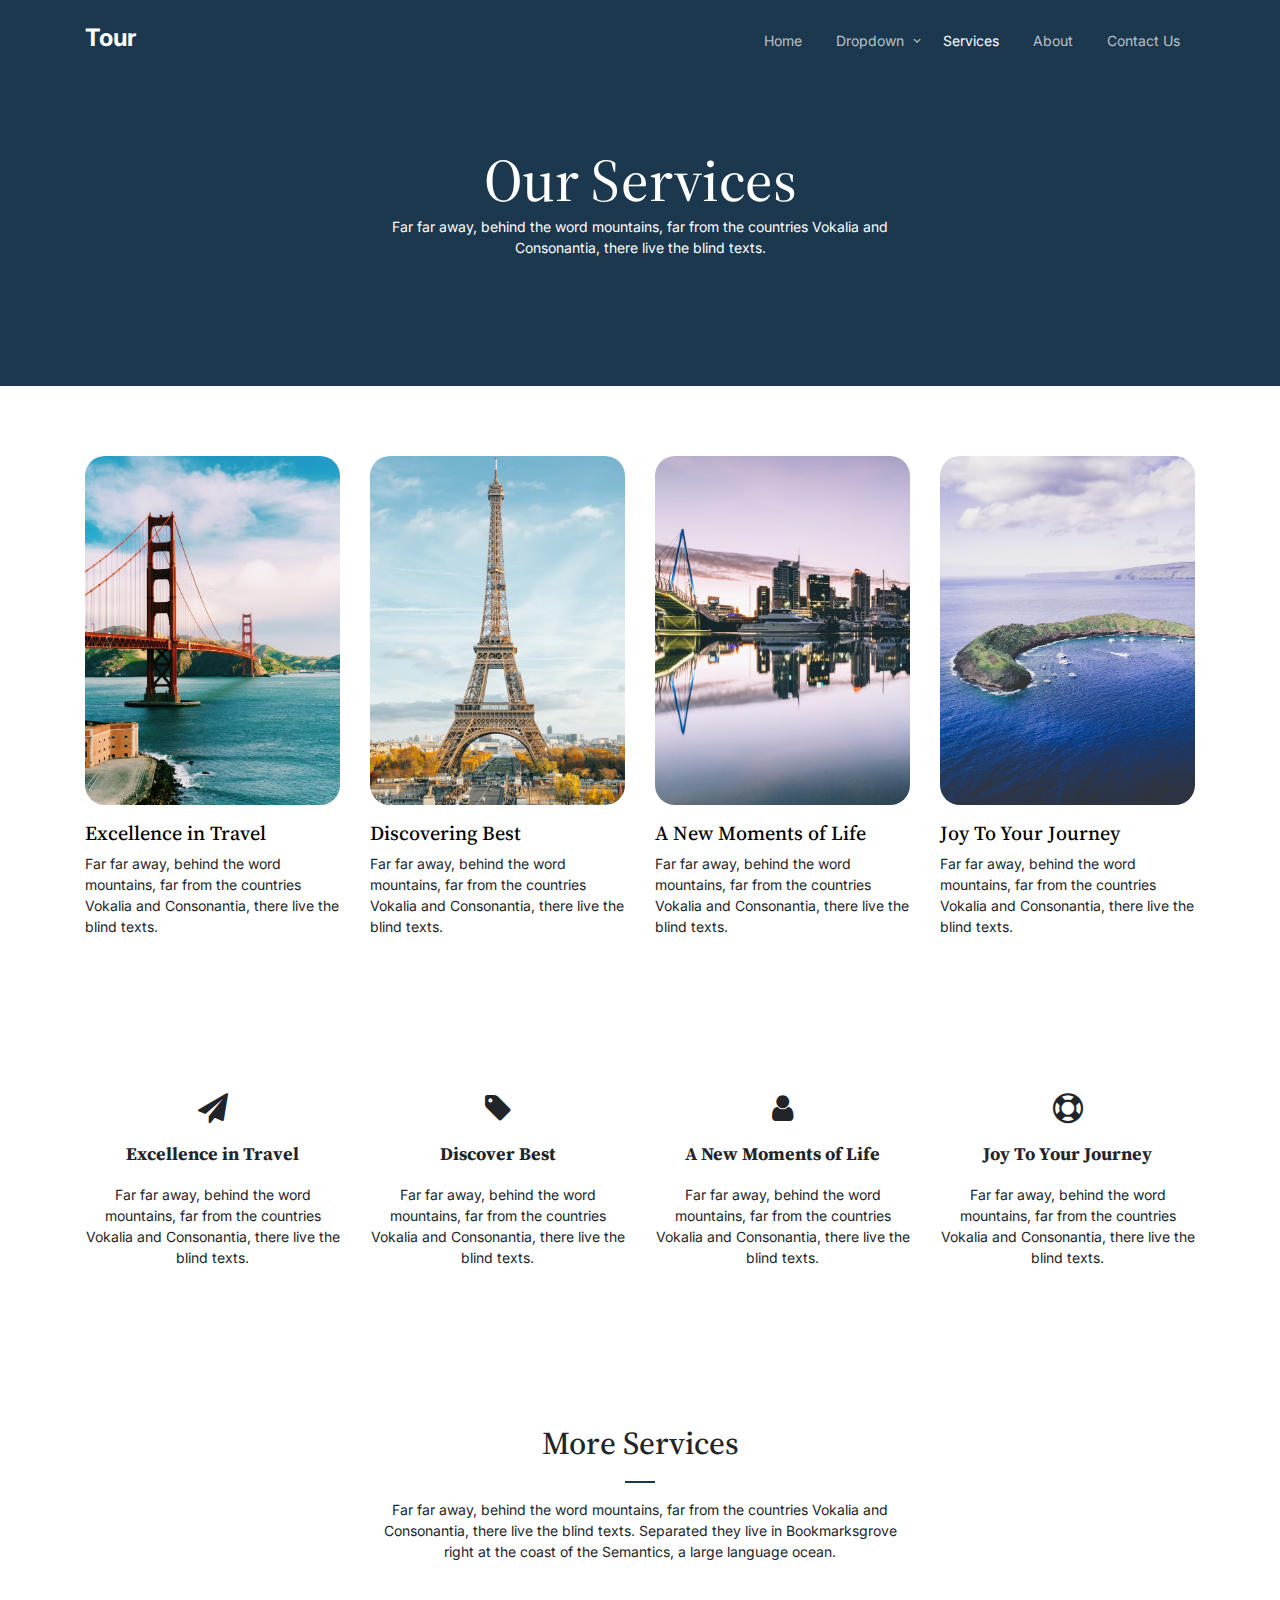
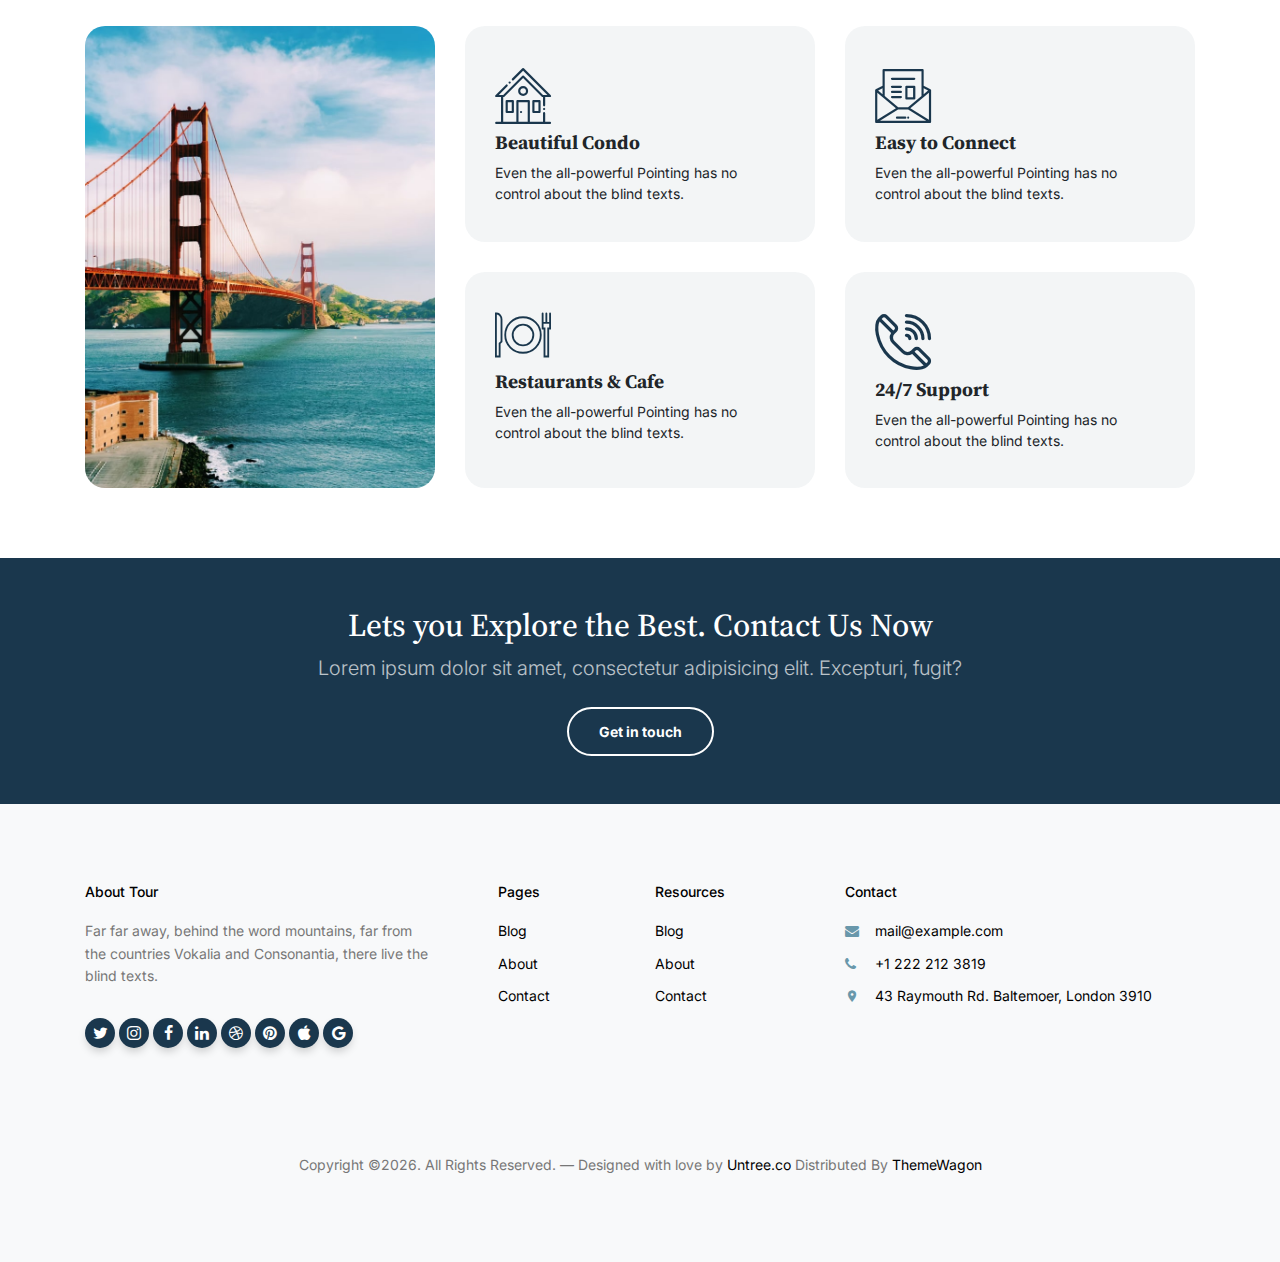
<file: tour/services.html>
<!-- /*
* Template Name: Tour
* Template Author: Untree.co
* Tempalte URI: https://untree.co/
* License: https://creativecommons.org/licenses/by/3.0/
*/ -->
<!doctype html>
<html lang="en">

<!-- Mirrored from themewagon.github.io/tour/services.html by HTTrack Website Copier/3.x [XR&CO'2014], Wed, 01 Nov 2023 07:18:20 GMT -->
<!-- Added by HTTrack --><meta http-equiv="content-type" content="text/html;charset=utf-8" /><!-- /Added by HTTrack -->
<head>
  <meta charset="utf-8">
  <meta name="viewport" content="width=device-width, initial-scale=1, shrink-to-fit=no">
  <meta name="author" content="Untree.co">
  <link rel="shortcut icon" href="favicon.png">

  <meta name="description" content="" />
  <meta name="keywords" content="bootstrap, bootstrap4" />

  <link rel="preconnect" href="https://fonts.googleapis.com/">
  <link rel="preconnect" href="https://fonts.gstatic.com/" crossorigin>
  <link href="https://fonts.googleapis.com/css2?family=Inter:wght@400;700&amp;family=Source+Serif+Pro:wght@400;700&amp;display=swap" rel="stylesheet">

  <link rel="stylesheet" href="css/bootstrap.min.css">
  <link rel="stylesheet" href="css/owl.carousel.min.css">
  <link rel="stylesheet" href="css/owl.theme.default.min.css">
  <link rel="stylesheet" href="css/jquery.fancybox.min.css">
  <link rel="stylesheet" href="fonts/icomoon/style.css">
  <link rel="stylesheet" href="fonts/flaticon/font/flaticon.css">
  <link rel="stylesheet" href="css/daterangepicker.css">
  <link rel="stylesheet" href="css/aos.css">
  <link rel="stylesheet" href="css/style.css">

  <title>Tour Free Bootstrap Template for Travel Agency by Untree.co</title>
</head>

<body>


  <div class="site-mobile-menu site-navbar-target">
    <div class="site-mobile-menu-header">
      <div class="site-mobile-menu-close">
        <span class="icofont-close js-menu-toggle"></span>
      </div>
    </div>
    <div class="site-mobile-menu-body"></div>
  </div>

  <nav class="site-nav">
    <div class="container">
      <div class="site-navigation">
        <a href="index.html" class="logo m-0">Tour <span class="text-primary">.</span></a>

        <ul class="js-clone-nav d-none d-lg-inline-block text-left site-menu float-right">
          <li><a href="index.html">Home</a></li>
          <li class="has-children">
            <a href="#">Dropdown</a>
            <ul class="dropdown">
              <li><a href="elements.html">Elements</a></li>
              <li><a href="#">Menu One</a></li>
              <li class="has-children">
                <a href="#">Menu Two</a>
                <ul class="dropdown">
                  <li><a href="#">Sub Menu One</a></li>
                  <li><a href="#">Sub Menu Two</a></li>
                  <li><a href="#">Sub Menu Three</a></li>
                </ul>
              </li>
              <li><a href="#">Menu Three</a></li>
            </ul>
          </li>
          <li class="active"><a href="services.html">Services</a></li>
          <li><a href="about.html">About</a></li>
          <li><a href="contact.html">Contact Us</a></li>
        </ul>

        <a href="#" class="burger ml-auto float-right site-menu-toggle js-menu-toggle d-inline-block d-lg-none light" data-toggle="collapse" data-target="#main-navbar">
          <span></span>
        </a>

      </div>
    </div>
  </nav>


  <div class="hero hero-inner">
    <div class="container">
      <div class="row align-items-center">
        <div class="col-lg-6 mx-auto text-center">
          <div class="intro-wrap">
            <h1 class="mb-0">Our Services</h1>
            <p class="text-white">Far far away, behind the word mountains, far from the countries Vokalia and Consonantia, there live the blind texts. </p>
          </div>
        </div>
      </div>
    </div>
  </div>

  
  
  <div class="untree_co-section">
    <div class="container">
      <div class="row">
        <div class="col-6 col-md-6 col-lg-3">
          <div class="media-1">
            <a href="#" class="d-block mb-3"><img src="images/hero-slider-1.jpg" alt="Image" class="img-fluid"></a>
            <div class="d-flex">
              <div>
                <h3><a href="#">Excellence in Travel</a></h3>
                <p>Far far away, behind the word mountains, far from the countries Vokalia and Consonantia, there live the blind texts.</p>
              </div>
            </div>
          </div>
        </div>
        <div class="col-6 col-md-6 col-lg-3">
          <div class="media-1">
            <a href="#" class="d-block mb-3"><img src="images/hero-slider-2.jpg" alt="Image" class="img-fluid"></a>
            <div class="d-flex">
              <div>
                <h3><a href="#">Discovering Best</a></h3>
                <p>Far far away, behind the word mountains, far from the countries Vokalia and Consonantia, there live the blind texts.</p>
              </div>
            </div>
          </div>
        </div>
        <div class="col-6 col-md-6 col-lg-3">
          <div class="media-1">
            <a href="#" class="d-block mb-3"><img src="images/hero-slider-3.jpg" alt="Image" class="img-fluid"></a>
            <div class="d-flex">
              <div>
                <h3><a href="#">A New Moments of Life</a></h3>
                <p>Far far away, behind the word mountains, far from the countries Vokalia and Consonantia, there live the blind texts.</p>
              </div>
            </div>
          </div>
        </div>
        <div class="col-6 col-md-6 col-lg-3">
          <div class="media-1">
            <a href="#" class="d-block mb-3"><img src="images/hero-slider-4.jpg" alt="Image" class="img-fluid"></a>
            <div class="d-flex">
              <div>
                <h3><a href="#">Joy To Your Journey</a></h3>
                <p>Far far away, behind the word mountains, far from the countries Vokalia and Consonantia, there live the blind texts.</p>
              </div>
            </div>
          </div>
        </div>
      </div>
    </div>
  </div>

  <div class="untree_co-section">
    <div class="container">
      <div class="row">
        <div class="col-6 col-md-6 col-lg-3">
          <div class="service text-center">
            <span class="icon-paper-plane"></span>
            <h3>Excellence in Travel</h3>
            <p>Far far away, behind the word mountains, far from the countries Vokalia and Consonantia, there live the blind texts.</p>
          </div>
        </div>
        <div class="col-6 col-md-6 col-lg-3">
          <div class="service text-center">
            <span class="icon-tag"></span>
            <h3>Discover Best</h3>
            <p>Far far away, behind the word mountains, far from the countries Vokalia and Consonantia, there live the blind texts.</p>
          </div>
        </div>
        <div class="col-6 col-md-6 col-lg-3">
          <div class="service text-center">
            <span class="icon-user"></span>
            <h3>A New Moments of Life</h3>
            <p>Far far away, behind the word mountains, far from the countries Vokalia and Consonantia, there live the blind texts.</p>
          </div>
        </div>
        <div class="col-6 col-md-6 col-lg-3">
          <div class="service text-center">
            <span class="icon-support"></span>
            <h3>Joy To Your Journey</h3>
            <p>Far far away, behind the word mountains, far from the countries Vokalia and Consonantia, there live the blind texts.</p>
          </div>
        </div>
      </div>
    </div>
  </div>

  <div class="untree_co-section">
    <div class="container">
      <div class="row mb-5 justify-content-center">
        <div class="col-lg-6 text-center">
          <h2 class="section-title text-center mb-3">More Services</h2>
          <p>Far far away, behind the word mountains, far from the countries Vokalia and Consonantia, there live the blind texts. Separated they live in Bookmarksgrove right at the coast of the Semantics, a large language ocean.</p>
        </div>
      </div>
      <div class="row align-items-stretch">
        <div class="col-lg-4 order-lg-1">
          <div class="h-100"><div class="frame h-100"><div class="feature-img-bg h-100" style="background-image: url('images/hero-slider-1.jpg');"></div></div></div>
        </div>

        <div class="col-6 col-sm-6 col-lg-4 feature-1-wrap d-md-flex flex-md-column order-lg-1" >

          <div class="feature-1 d-md-flex">
            <div class="align-self-center">
              <span class="flaticon-house display-4 text-primary"></span>
              <h3>Beautiful Condo</h3>
              <p class="mb-0">Even the all-powerful Pointing has no control about the blind texts.</p>
            </div>
          </div>

          <div class="feature-1 ">
            <div class="align-self-center">
              <span class="flaticon-restaurant display-4 text-primary"></span>
              <h3>Restaurants & Cafe</h3>
              <p class="mb-0">Even the all-powerful Pointing has no control about the blind texts.</p>
            </div>
          </div>

        </div>

        <div class="col-6 col-sm-6 col-lg-4 feature-1-wrap d-md-flex flex-md-column order-lg-3" >

          <div class="feature-1 d-md-flex">
            <div class="align-self-center">
              <span class="flaticon-mail display-4 text-primary"></span>
              <h3>Easy to Connect</h3>
              <p class="mb-0">Even the all-powerful Pointing has no control about the blind texts.</p>
            </div>
          </div>

          <div class="feature-1 d-md-flex">
            <div class="align-self-center">
              <span class="flaticon-phone-call display-4 text-primary"></span>
              <h3>24/7 Support</h3>
              <p class="mb-0">Even the all-powerful Pointing has no control about the blind texts.</p>
            </div>
          </div>

        </div>

      </div>
    </div>
  </div>

  <div class="py-5 cta-section">
    <div class="container">
      <div class="row text-center">
        <div class="col-md-12">
          <h2 class="mb-2 text-white">Lets you Explore the Best. Contact Us Now</h2>
          <p class="mb-4 lead text-white text-white-opacity">Lorem ipsum dolor sit amet, consectetur adipisicing elit. Excepturi, fugit?</p>
          <p class="mb-0"><a href="booking.html" class="btn btn-outline-white text-white btn-md font-weight-bold">Get in touch</a></p>
        </div>
      </div>
    </div>
  </div>

  <div class="site-footer">
    <div class="inner first">
      <div class="container">
        <div class="row">
          <div class="col-md-6 col-lg-4">
            <div class="widget">
              <h3 class="heading">About Tour</h3>
              <p>Far far away, behind the word mountains, far from the countries Vokalia and Consonantia, there live the blind texts.</p>
            </div>
            <div class="widget">
              <ul class="list-unstyled social">
                <li><a href="#"><span class="icon-twitter"></span></a></li>
                <li><a href="#"><span class="icon-instagram"></span></a></li>
                <li><a href="#"><span class="icon-facebook"></span></a></li>
                <li><a href="#"><span class="icon-linkedin"></span></a></li>
                <li><a href="#"><span class="icon-dribbble"></span></a></li>
                <li><a href="#"><span class="icon-pinterest"></span></a></li>
                <li><a href="#"><span class="icon-apple"></span></a></li>
                <li><a href="#"><span class="icon-google"></span></a></li>
              </ul>
            </div>
          </div>
          <div class="col-md-6 col-lg-2 pl-lg-5">
            <div class="widget">
              <h3 class="heading">Pages</h3>
              <ul class="links list-unstyled">
                <li><a href="#">Blog</a></li>
                <li><a href="#">About</a></li>
                <li><a href="#">Contact</a></li>
              </ul>
            </div>
          </div>
          <div class="col-md-6 col-lg-2">
            <div class="widget">
              <h3 class="heading">Resources</h3>
              <ul class="links list-unstyled">
                <li><a href="#">Blog</a></li>
                <li><a href="#">About</a></li>
                <li><a href="#">Contact</a></li>
              </ul>
            </div>
          </div>
          <div class="col-md-6 col-lg-4">
            <div class="widget">
              <h3 class="heading">Contact</h3>
              <ul class="list-unstyled quick-info links">
                <li class="email"><a href="#">mail@example.com</a></li>
                <li class="phone"><a href="#">+1 222 212 3819</a></li>
                <li class="address"><a href="#">43 Raymouth Rd. Baltemoer, London 3910</a></li>
              </ul>
            </div>
          </div>
        </div>
      </div>
    </div>



    <div class="inner dark">
      <div class="container">
        <div class="row text-center">
          <div class="col-md-8 mb-3 mb-md-0 mx-auto">
            <p>Copyright &copy;<script>document.write(new Date().getFullYear());</script>. All Rights Reserved. &mdash; Designed with love by <a href="https://untree.co/" class="link-highlight">Untree.co</a> <!-- License information: https://untree.co/license/ --> Distributed By <a href="https://themewagon.com/" target="_blank" >ThemeWagon</a>
            </p>
          </div>
          
        </div>
      </div>
    </div>
  </div>

  <div id="overlayer"></div>
  <div class="loader">
    <div class="spinner-border" role="status">
      <span class="sr-only">Loading...</span>
    </div>
  </div>

  <script src="js/jquery-3.4.1.min.js"></script>
  <script src="js/popper.min.js"></script>
  <script src="js/bootstrap.min.js"></script>
  <script src="js/owl.carousel.min.js"></script>
  <script src="js/jquery.animateNumber.min.js"></script>
  <script src="js/jquery.waypoints.min.js"></script>
  <script src="js/jquery.fancybox.min.js"></script>
  <script src="js/aos.js"></script>
  <script src="js/moment.min.js"></script>
  <script src="js/daterangepicker.js"></script>

  <script src="js/typed.js"></script>
  
  <script src="js/custom.js"></script>

</body>


<!-- Mirrored from themewagon.github.io/tour/services.html by HTTrack Website Copier/3.x [XR&CO'2014], Wed, 01 Nov 2023 07:18:20 GMT -->
</html>
</file>
<file: tour/fonts/icomoon/style.css>
@font-face {
  font-family: 'icomoon';
  src:  url('fonts/icomoon1a44.eot?10si43');
  src:  url('fonts/icomoon1a44.eot?10si43#iefix') format('embedded-opentype'),
    url('fonts/icomoon1a44.ttf?10si43') format('truetype'),
    url('fonts/icomoon1a44.woff?10si43') format('woff'),
    url('fonts/icomoon1a44.svg?10si43#icomoon') format('svg');
  font-weight: normal;
  font-style: normal;
}

[class^="icon-"], [class*=" icon-"] {
  /* use !important to prevent issues with browser extensions that change fonts */
  font-family: 'icomoon' !important;
  speak: none;
  font-style: normal;
  font-weight: normal;
  font-variant: normal;
  text-transform: none;
  line-height: 1;

  /* Better Font Rendering =========== */
  -webkit-font-smoothing: antialiased;
  -moz-osx-font-smoothing: grayscale;
}

.icon-asterisk:before {
  content: "\f069";
}
.icon-plus:before {
  content: "\f067";
}
.icon-question:before {
  content: "\f128";
}
.icon-minus:before {
  content: "\f068";
}
.icon-glass:before {
  content: "\f000";
}
.icon-music:before {
  content: "\f001";
}
.icon-search:before {
  content: "\f002";
}
.icon-envelope-o:before {
  content: "\f003";
}
.icon-heart:before {
  content: "\f004";
}
.icon-star:before {
  content: "\f005";
}
.icon-star-o:before {
  content: "\f006";
}
.icon-user:before {
  content: "\f007";
}
.icon-film:before {
  content: "\f008";
}
.icon-th-large:before {
  content: "\f009";
}
.icon-th:before {
  content: "\f00a";
}
.icon-th-list:before {
  content: "\f00b";
}
.icon-check:before {
  content: "\f00c";
}
.icon-close:before {
  content: "\f00d";
}
.icon-remove:before {
  content: "\f00d";
}
.icon-times:before {
  content: "\f00d";
}
.icon-search-plus:before {
  content: "\f00e";
}
.icon-search-minus:before {
  content: "\f010";
}
.icon-power-off:before {
  content: "\f011";
}
.icon-signal:before {
  content: "\f012";
}
.icon-cog:before {
  content: "\f013";
}
.icon-gear:before {
  content: "\f013";
}
.icon-trash-o:before {
  content: "\f014";
}
.icon-home:before {
  content: "\f015";
}
.icon-file-o:before {
  content: "\f016";
}
.icon-clock-o:before {
  content: "\f017";
}
.icon-road:before {
  content: "\f018";
}
.icon-download:before {
  content: "\f019";
}
.icon-arrow-circle-o-down:before {
  content: "\f01a";
}
.icon-arrow-circle-o-up:before {
  content: "\f01b";
}
.icon-inbox:before {
  content: "\f01c";
}
.icon-play-circle-o:before {
  content: "\f01d";
}
.icon-repeat:before {
  content: "\f01e";
}
.icon-rotate-right:before {
  content: "\f01e";
}
.icon-refresh:before {
  content: "\f021";
}
.icon-list-alt:before {
  content: "\f022";
}
.icon-lock:before {
  content: "\f023";
}
.icon-flag:before {
  content: "\f024";
}
.icon-headphones:before {
  content: "\f025";
}
.icon-volume-off:before {
  content: "\f026";
}
.icon-volume-down:before {
  content: "\f027";
}
.icon-volume-up:before {
  content: "\f028";
}
.icon-qrcode:before {
  content: "\f029";
}
.icon-barcode:before {
  content: "\f02a";
}
.icon-tag:before {
  content: "\f02b";
}
.icon-tags:before {
  content: "\f02c";
}
.icon-book:before {
  content: "\f02d";
}
.icon-bookmark:before {
  content: "\f02e";
}
.icon-print:before {
  content: "\f02f";
}
.icon-camera:before {
  content: "\f030";
}
.icon-font:before {
  content: "\f031";
}
.icon-bold:before {
  content: "\f032";
}
.icon-italic:before {
  content: "\f033";
}
.icon-text-height:before {
  content: "\f034";
}
.icon-text-width:before {
  content: "\f035";
}
.icon-align-left:before {
  content: "\f036";
}
.icon-align-center:before {
  content: "\f037";
}
.icon-align-right:before {
  content: "\f038";
}
.icon-align-justify:before {
  content: "\f039";
}
.icon-list:before {
  content: "\f03a";
}
.icon-dedent:before {
  content: "\f03b";
}
.icon-outdent:before {
  content: "\f03b";
}
.icon-indent:before {
  content: "\f03c";
}
.icon-video-camera:before {
  content: "\f03d";
}
.icon-image:before {
  content: "\f03e";
}
.icon-photo:before {
  content: "\f03e";
}
.icon-picture-o:before {
  content: "\f03e";
}
.icon-pencil:before {
  content: "\f040";
}
.icon-map-marker:before {
  content: "\f041";
}
.icon-adjust:before {
  content: "\f042";
}
.icon-tint:before {
  content: "\f043";
}
.icon-edit:before {
  content: "\f044";
}
.icon-pencil-square-o:before {
  content: "\f044";
}
.icon-share-square-o:before {
  content: "\f045";
}
.icon-check-square-o:before {
  content: "\f046";
}
.icon-arrows:before {
  content: "\f047";
}
.icon-step-backward:before {
  content: "\f048";
}
.icon-fast-backward:before {
  content: "\f049";
}
.icon-backward:before {
  content: "\f04a";
}
.icon-play:before {
  content: "\f04b";
}
.icon-pause:before {
  content: "\f04c";
}
.icon-stop:before {
  content: "\f04d";
}
.icon-forward:before {
  content: "\f04e";
}
.icon-fast-forward:before {
  content: "\f050";
}
.icon-step-forward:before {
  content: "\f051";
}
.icon-eject:before {
  content: "\f052";
}
.icon-chevron-left:before {
  content: "\f053";
}
.icon-chevron-right:before {
  content: "\f054";
}
.icon-plus-circle:before {
  content: "\f055";
}
.icon-minus-circle:before {
  content: "\f056";
}
.icon-times-circle:before {
  content: "\f057";
}
.icon-check-circle:before {
  content: "\f058";
}
.icon-question-circle:before {
  content: "\f059";
}
.icon-info-circle:before {
  content: "\f05a";
}
.icon-crosshairs:before {
  content: "\f05b";
}
.icon-times-circle-o:before {
  content: "\f05c";
}
.icon-check-circle-o:before {
  content: "\f05d";
}
.icon-ban:before {
  content: "\f05e";
}
.icon-arrow-left:before {
  content: "\f060";
}
.icon-arrow-right:before {
  content: "\f061";
}
.icon-arrow-up:before {
  content: "\f062";
}
.icon-arrow-down:before {
  content: "\f063";
}
.icon-mail-forward:before {
  content: "\f064";
}
.icon-share:before {
  content: "\f064";
}
.icon-expand:before {
  content: "\f065";
}
.icon-compress:before {
  content: "\f066";
}
.icon-exclamation-circle:before {
  content: "\f06a";
}
.icon-gift:before {
  content: "\f06b";
}
.icon-leaf:before {
  content: "\f06c";
}
.icon-fire:before {
  content: "\f06d";
}
.icon-eye:before {
  content: "\f06e";
}
.icon-eye-slash:before {
  content: "\f070";
}
.icon-exclamation-triangle:before {
  content: "\f071";
}
.icon-warning:before {
  content: "\f071";
}
.icon-plane:before {
  content: "\f072";
}
.icon-calendar:before {
  content: "\f073";
}
.icon-random:before {
  content: "\f074";
}
.icon-comment:before {
  content: "\f075";
}
.icon-magnet:before {
  content: "\f076";
}
.icon-chevron-up:before {
  content: "\f077";
}
.icon-chevron-down:before {
  content: "\f078";
}
.icon-retweet:before {
  content: "\f079";
}
.icon-shopping-cart:before {
  content: "\f07a";
}
.icon-folder:before {
  content: "\f07b";
}
.icon-folder-open:before {
  content: "\f07c";
}
.icon-arrows-v:before {
  content: "\f07d";
}
.icon-arrows-h:before {
  content: "\f07e";
}
.icon-bar-chart:before {
  content: "\f080";
}
.icon-bar-chart-o:before {
  content: "\f080";
}
.icon-twitter-square:before {
  content: "\f081";
}
.icon-facebook-square:before {
  content: "\f082";
}
.icon-camera-retro:before {
  content: "\f083";
}
.icon-key:before {
  content: "\f084";
}
.icon-cogs:before {
  content: "\f085";
}
.icon-gears:before {
  content: "\f085";
}
.icon-comments:before {
  content: "\f086";
}
.icon-thumbs-o-up:before {
  content: "\f087";
}
.icon-thumbs-o-down:before {
  content: "\f088";
}
.icon-star-half:before {
  content: "\f089";
}
.icon-heart-o:before {
  content: "\f08a";
}
.icon-sign-out:before {
  content: "\f08b";
}
.icon-linkedin-square:before {
  content: "\f08c";
}
.icon-thumb-tack:before {
  content: "\f08d";
}
.icon-external-link:before {
  content: "\f08e";
}
.icon-sign-in:before {
  content: "\f090";
}
.icon-trophy:before {
  content: "\f091";
}
.icon-github-square:before {
  content: "\f092";
}
.icon-upload:before {
  content: "\f093";
}
.icon-lemon-o:before {
  content: "\f094";
}
.icon-phone:before {
  content: "\f095";
}
.icon-square-o:before {
  content: "\f096";
}
.icon-bookmark-o:before {
  content: "\f097";
}
.icon-phone-square:before {
  content: "\f098";
}
.icon-twitter:before {
  content: "\f099";
}
.icon-facebook:before {
  content: "\f09a";
}
.icon-facebook-f:before {
  content: "\f09a";
}
.icon-github:before {
  content: "\f09b";
}
.icon-unlock:before {
  content: "\f09c";
}
.icon-credit-card:before {
  content: "\f09d";
}
.icon-feed:before {
  content: "\f09e";
}
.icon-rss:before {
  content: "\f09e";
}
.icon-hdd-o:before {
  content: "\f0a0";
}
.icon-bullhorn:before {
  content: "\f0a1";
}
.icon-bell-o:before {
  content: "\f0a2";
}
.icon-certificate:before {
  content: "\f0a3";
}
.icon-hand-o-right:before {
  content: "\f0a4";
}
.icon-hand-o-left:before {
  content: "\f0a5";
}
.icon-hand-o-up:before {
  content: "\f0a6";
}
.icon-hand-o-down:before {
  content: "\f0a7";
}
.icon-arrow-circle-left:before {
  content: "\f0a8";
}
.icon-arrow-circle-right:before {
  content: "\f0a9";
}
.icon-arrow-circle-up:before {
  content: "\f0aa";
}
.icon-arrow-circle-down:before {
  content: "\f0ab";
}
.icon-globe:before {
  content: "\f0ac";
}
.icon-wrench:before {
  content: "\f0ad";
}
.icon-tasks:before {
  content: "\f0ae";
}
.icon-filter:before {
  content: "\f0b0";
}
.icon-briefcase:before {
  content: "\f0b1";
}
.icon-arrows-alt:before {
  content: "\f0b2";
}
.icon-group:before {
  content: "\f0c0";
}
.icon-users:before {
  content: "\f0c0";
}
.icon-chain:before {
  content: "\f0c1";
}
.icon-link:before {
  content: "\f0c1";
}
.icon-cloud:before {
  content: "\f0c2";
}
.icon-flask:before {
  content: "\f0c3";
}
.icon-cut:before {
  content: "\f0c4";
}
.icon-scissors:before {
  content: "\f0c4";
}
.icon-copy:before {
  content: "\f0c5";
}
.icon-files-o:before {
  content: "\f0c5";
}
.icon-paperclip:before {
  content: "\f0c6";
}
.icon-floppy-o:before {
  content: "\f0c7";
}
.icon-save:before {
  content: "\f0c7";
}
.icon-square:before {
  content: "\f0c8";
}
.icon-bars:before {
  content: "\f0c9";
}
.icon-navicon:before {
  content: "\f0c9";
}
.icon-reorder:before {
  content: "\f0c9";
}
.icon-list-ul:before {
  content: "\f0ca";
}
.icon-list-ol:before {
  content: "\f0cb";
}
.icon-strikethrough:before {
  content: "\f0cc";
}
.icon-underline:before {
  content: "\f0cd";
}
.icon-table:before {
  content: "\f0ce";
}
.icon-magic:before {
  content: "\f0d0";
}
.icon-truck:before {
  content: "\f0d1";
}
.icon-pinterest:before {
  content: "\f0d2";
}
.icon-pinterest-square:before {
  content: "\f0d3";
}
.icon-google-plus-square:before {
  content: "\f0d4";
}
.icon-google-plus:before {
  content: "\f0d5";
}
.icon-money:before {
  content: "\f0d6";
}
.icon-caret-down:before {
  content: "\f0d7";
}
.icon-caret-up:before {
  content: "\f0d8";
}
.icon-caret-left:before {
  content: "\f0d9";
}
.icon-caret-right:before {
  content: "\f0da";
}
.icon-columns:before {
  content: "\f0db";
}
.icon-sort:before {
  content: "\f0dc";
}
.icon-unsorted:before {
  content: "\f0dc";
}
.icon-sort-desc:before {
  content: "\f0dd";
}
.icon-sort-down:before {
  content: "\f0dd";
}
.icon-sort-asc:before {
  content: "\f0de";
}
.icon-sort-up:before {
  content: "\f0de";
}
.icon-envelope:before {
  content: "\f0e0";
}
.icon-linkedin:before {
  content: "\f0e1";
}
.icon-rotate-left:before {
  content: "\f0e2";
}
.icon-undo:before {
  content: "\f0e2";
}
.icon-gavel:before {
  content: "\f0e3";
}
.icon-legal:before {
  content: "\f0e3";
}
.icon-dashboard:before {
  content: "\f0e4";
}
.icon-tachometer:before {
  content: "\f0e4";
}
.icon-comment-o:before {
  content: "\f0e5";
}
.icon-comments-o:before {
  content: "\f0e6";
}
.icon-bolt:before {
  content: "\f0e7";
}
.icon-flash:before {
  content: "\f0e7";
}
.icon-sitemap:before {
  content: "\f0e8";
}
.icon-umbrella:before {
  content: "\f0e9";
}
.icon-clipboard:before {
  content: "\f0ea";
}
.icon-paste:before {
  content: "\f0ea";
}
.icon-lightbulb-o:before {
  content: "\f0eb";
}
.icon-exchange:before {
  content: "\f0ec";
}
.icon-cloud-download:before {
  content: "\f0ed";
}
.icon-cloud-upload:before {
  content: "\f0ee";
}
.icon-user-md:before {
  content: "\f0f0";
}
.icon-stethoscope:before {
  content: "\f0f1";
}
.icon-suitcase:before {
  content: "\f0f2";
}
.icon-bell:before {
  content: "\f0f3";
}
.icon-coffee:before {
  content: "\f0f4";
}
.icon-cutlery:before {
  content: "\f0f5";
}
.icon-file-text-o:before {
  content: "\f0f6";
}
.icon-building-o:before {
  content: "\f0f7";
}
.icon-hospital-o:before {
  content: "\f0f8";
}
.icon-ambulance:before {
  content: "\f0f9";
}
.icon-medkit:before {
  content: "\f0fa";
}
.icon-fighter-jet:before {
  content: "\f0fb";
}
.icon-beer:before {
  content: "\f0fc";
}
.icon-h-square:before {
  content: "\f0fd";
}
.icon-plus-square:before {
  content: "\f0fe";
}
.icon-angle-double-left:before {
  content: "\f100";
}
.icon-angle-double-right:before {
  content: "\f101";
}
.icon-angle-double-up:before {
  content: "\f102";
}
.icon-angle-double-down:before {
  content: "\f103";
}
.icon-angle-left:before {
  content: "\f104";
}
.icon-angle-right:before {
  content: "\f105";
}
.icon-angle-up:before {
  content: "\f106";
}
.icon-angle-down:before {
  content: "\f107";
}
.icon-desktop:before {
  content: "\f108";
}
.icon-laptop:before {
  content: "\f109";
}
.icon-tablet:before {
  content: "\f10a";
}
.icon-mobile:before {
  content: "\f10b";
}
.icon-mobile-phone:before {
  content: "\f10b";
}
.icon-circle-o:before {
  content: "\f10c";
}
.icon-quote-left:before {
  content: "\f10d";
}
.icon-quote-right:before {
  content: "\f10e";
}
.icon-spinner:before {
  content: "\f110";
}
.icon-circle:before {
  content: "\f111";
}
.icon-mail-reply:before {
  content: "\f112";
}
.icon-reply:before {
  content: "\f112";
}
.icon-github-alt:before {
  content: "\f113";
}
.icon-folder-o:before {
  content: "\f114";
}
.icon-folder-open-o:before {
  content: "\f115";
}
.icon-smile-o:before {
  content: "\f118";
}
.icon-frown-o:before {
  content: "\f119";
}
.icon-meh-o:before {
  content: "\f11a";
}
.icon-gamepad:before {
  content: "\f11b";
}
.icon-keyboard-o:before {
  content: "\f11c";
}
.icon-flag-o:before {
  content: "\f11d";
}
.icon-flag-checkered:before {
  content: "\f11e";
}
.icon-terminal:before {
  content: "\f120";
}
.icon-code:before {
  content: "\f121";
}
.icon-mail-reply-all:before {
  content: "\f122";
}
.icon-reply-all:before {
  content: "\f122";
}
.icon-star-half-empty:before {
  content: "\f123";
}
.icon-star-half-full:before {
  content: "\f123";
}
.icon-star-half-o:before {
  content: "\f123";
}
.icon-location-arrow:before {
  content: "\f124";
}
.icon-crop:before {
  content: "\f125";
}
.icon-code-fork:before {
  content: "\f126";
}
.icon-chain-broken:before {
  content: "\f127";
}
.icon-unlink:before {
  content: "\f127";
}
.icon-info:before {
  content: "\f129";
}
.icon-exclamation:before {
  content: "\f12a";
}
.icon-superscript:before {
  content: "\f12b";
}
.icon-subscript:before {
  content: "\f12c";
}
.icon-eraser:before {
  content: "\f12d";
}
.icon-puzzle-piece:before {
  content: "\f12e";
}
.icon-microphone:before {
  content: "\f130";
}
.icon-microphone-slash:before {
  content: "\f131";
}
.icon-shield:before {
  content: "\f132";
}
.icon-calendar-o:before {
  content: "\f133";
}
.icon-fire-extinguisher:before {
  content: "\f134";
}
.icon-rocket:before {
  content: "\f135";
}
.icon-maxcdn:before {
  content: "\f136";
}
.icon-chevron-circle-left:before {
  content: "\f137";
}
.icon-chevron-circle-right:before {
  content: "\f138";
}
.icon-chevron-circle-up:before {
  content: "\f139";
}
.icon-chevron-circle-down:before {
  content: "\f13a";
}
.icon-html5:before {
  content: "\f13b";
}
.icon-css3:before {
  content: "\f13c";
}
.icon-anchor:before {
  content: "\f13d";
}
.icon-unlock-alt:before {
  content: "\f13e";
}
.icon-bullseye:before {
  content: "\f140";
}
.icon-ellipsis-h:before {
  content: "\f141";
}
.icon-ellipsis-v:before {
  content: "\f142";
}
.icon-rss-square:before {
  content: "\f143";
}
.icon-play-circle:before {
  content: "\f144";
}
.icon-ticket:before {
  content: "\f145";
}
.icon-minus-square:before {
  content: "\f146";
}
.icon-minus-square-o:before {
  content: "\f147";
}
.icon-level-up:before {
  content: "\f148";
}
.icon-level-down:before {
  content: "\f149";
}
.icon-check-square:before {
  content: "\f14a";
}
.icon-pencil-square:before {
  content: "\f14b";
}
.icon-external-link-square:before {
  content: "\f14c";
}
.icon-share-square:before {
  content: "\f14d";
}
.icon-compass:before {
  content: "\f14e";
}
.icon-caret-square-o-down:before {
  content: "\f150";
}
.icon-toggle-down:before {
  content: "\f150";
}
.icon-caret-square-o-up:before {
  content: "\f151";
}
.icon-toggle-up:before {
  content: "\f151";
}
.icon-caret-square-o-right:before {
  content: "\f152";
}
.icon-toggle-right:before {
  content: "\f152";
}
.icon-eur:before {
  content: "\f153";
}
.icon-euro:before {
  content: "\f153";
}
.icon-gbp:before {
  content: "\f154";
}
.icon-dollar:before {
  content: "\f155";
}
.icon-usd:before {
  content: "\f155";
}
.icon-inr:before {
  content: "\f156";
}
.icon-rupee:before {
  content: "\f156";
}
.icon-cny:before {
  content: "\f157";
}
.icon-jpy:before {
  content: "\f157";
}
.icon-rmb:before {
  content: "\f157";
}
.icon-yen:before {
  content: "\f157";
}
.icon-rouble:before {
  content: "\f158";
}
.icon-rub:before {
  content: "\f158";
}
.icon-ruble:before {
  content: "\f158";
}
.icon-krw:before {
  content: "\f159";
}
.icon-won:before {
  content: "\f159";
}
.icon-bitcoin:before {
  content: "\f15a";
}
.icon-btc:before {
  content: "\f15a";
}
.icon-file:before {
  content: "\f15b";
}
.icon-file-text:before {
  content: "\f15c";
}
.icon-sort-alpha-asc:before {
  content: "\f15d";
}
.icon-sort-alpha-desc:before {
  content: "\f15e";
}
.icon-sort-amount-asc:before {
  content: "\f160";
}
.icon-sort-amount-desc:before {
  content: "\f161";
}
.icon-sort-numeric-asc:before {
  content: "\f162";
}
.icon-sort-numeric-desc:before {
  content: "\f163";
}
.icon-thumbs-up:before {
  content: "\f164";
}
.icon-thumbs-down:before {
  content: "\f165";
}
.icon-youtube-square:before {
  content: "\f166";
}
.icon-youtube:before {
  content: "\f167";
}
.icon-xing:before {
  content: "\f168";
}
.icon-xing-square:before {
  content: "\f169";
}
.icon-youtube-play:before {
  content: "\f16a";
}
.icon-dropbox:before {
  content: "\f16b";
}
.icon-stack-overflow:before {
  content: "\f16c";
}
.icon-instagram:before {
  content: "\f16d";
}
.icon-flickr:before {
  content: "\f16e";
}
.icon-adn:before {
  content: "\f170";
}
.icon-bitbucket:before {
  content: "\f171";
}
.icon-bitbucket-square:before {
  content: "\f172";
}
.icon-tumblr:before {
  content: "\f173";
}
.icon-tumblr-square:before {
  content: "\f174";
}
.icon-long-arrow-down:before {
  content: "\f175";
}
.icon-long-arrow-up:before {
  content: "\f176";
}
.icon-long-arrow-left:before {
  content: "\f177";
}
.icon-long-arrow-right:before {
  content: "\f178";
}
.icon-apple:before {
  content: "\f179";
}
.icon-windows:before {
  content: "\f17a";
}
.icon-android:before {
  content: "\f17b";
}
.icon-linux:before {
  content: "\f17c";
}
.icon-dribbble:before {
  content: "\f17d";
}
.icon-skype:before {
  content: "\f17e";
}
.icon-foursquare:before {
  content: "\f180";
}
.icon-trello:before {
  content: "\f181";
}
.icon-female:before {
  content: "\f182";
}
.icon-male:before {
  content: "\f183";
}
.icon-gittip:before {
  content: "\f184";
}
.icon-gratipay:before {
  content: "\f184";
}
.icon-sun-o:before {
  content: "\f185";
}
.icon-moon-o:before {
  content: "\f186";
}
.icon-archive:before {
  content: "\f187";
}
.icon-bug:before {
  content: "\f188";
}
.icon-vk:before {
  content: "\f189";
}
.icon-weibo:before {
  content: "\f18a";
}
.icon-renren:before {
  content: "\f18b";
}
.icon-pagelines:before {
  content: "\f18c";
}
.icon-stack-exchange:before {
  content: "\f18d";
}
.icon-arrow-circle-o-right:before {
  content: "\f18e";
}
.icon-arrow-circle-o-left:before {
  content: "\f190";
}
.icon-caret-square-o-left:before {
  content: "\f191";
}
.icon-toggle-left:before {
  content: "\f191";
}
.icon-dot-circle-o:before {
  content: "\f192";
}
.icon-wheelchair:before {
  content: "\f193";
}
.icon-vimeo-square:before {
  content: "\f194";
}
.icon-try:before {
  content: "\f195";
}
.icon-turkish-lira:before {
  content: "\f195";
}
.icon-plus-square-o:before {
  content: "\f196";
}
.icon-space-shuttle:before {
  content: "\f197";
}
.icon-slack:before {
  content: "\f198";
}
.icon-envelope-square:before {
  content: "\f199";
}
.icon-wordpress:before {
  content: "\f19a";
}
.icon-openid:before {
  content: "\f19b";
}
.icon-bank:before {
  content: "\f19c";
}
.icon-institution:before {
  content: "\f19c";
}
.icon-university:before {
  content: "\f19c";
}
.icon-graduation-cap:before {
  content: "\f19d";
}
.icon-mortar-board:before {
  content: "\f19d";
}
.icon-yahoo:before {
  content: "\f19e";
}
.icon-google:before {
  content: "\f1a0";
}
.icon-reddit:before {
  content: "\f1a1";
}
.icon-reddit-square:before {
  content: "\f1a2";
}
.icon-stumbleupon-circle:before {
  content: "\f1a3";
}
.icon-stumbleupon:before {
  content: "\f1a4";
}
.icon-delicious:before {
  content: "\f1a5";
}
.icon-digg:before {
  content: "\f1a6";
}
.icon-pied-piper-pp:before {
  content: "\f1a7";
}
.icon-pied-piper-alt:before {
  content: "\f1a8";
}
.icon-drupal:before {
  content: "\f1a9";
}
.icon-joomla:before {
  content: "\f1aa";
}
.icon-language:before {
  content: "\f1ab";
}
.icon-fax:before {
  content: "\f1ac";
}
.icon-building:before {
  content: "\f1ad";
}
.icon-child:before {
  content: "\f1ae";
}
.icon-paw:before {
  content: "\f1b0";
}
.icon-spoon:before {
  content: "\f1b1";
}
.icon-cube:before {
  content: "\f1b2";
}
.icon-cubes:before {
  content: "\f1b3";
}
.icon-behance:before {
  content: "\f1b4";
}
.icon-behance-square:before {
  content: "\f1b5";
}
.icon-steam:before {
  content: "\f1b6";
}
.icon-steam-square:before {
  content: "\f1b7";
}
.icon-recycle:before {
  content: "\f1b8";
}
.icon-automobile:before {
  content: "\f1b9";
}
.icon-car:before {
  content: "\f1b9";
}
.icon-cab:before {
  content: "\f1ba";
}
.icon-taxi:before {
  content: "\f1ba";
}
.icon-tree:before {
  content: "\f1bb";
}
.icon-spotify:before {
  content: "\f1bc";
}
.icon-deviantart:before {
  content: "\f1bd";
}
.icon-soundcloud:before {
  content: "\f1be";
}
.icon-database:before {
  content: "\f1c0";
}
.icon-file-pdf-o:before {
  content: "\f1c1";
}
.icon-file-word-o:before {
  content: "\f1c2";
}
.icon-file-excel-o:before {
  content: "\f1c3";
}
.icon-file-powerpoint-o:before {
  content: "\f1c4";
}
.icon-file-image-o:before {
  content: "\f1c5";
}
.icon-file-photo-o:before {
  content: "\f1c5";
}
.icon-file-picture-o:before {
  content: "\f1c5";
}
.icon-file-archive-o:before {
  content: "\f1c6";
}
.icon-file-zip-o:before {
  content: "\f1c6";
}
.icon-file-audio-o:before {
  content: "\f1c7";
}
.icon-file-sound-o:before {
  content: "\f1c7";
}
.icon-file-movie-o:before {
  content: "\f1c8";
}
.icon-file-video-o:before {
  content: "\f1c8";
}
.icon-file-code-o:before {
  content: "\f1c9";
}
.icon-vine:before {
  content: "\f1ca";
}
.icon-codepen:before {
  content: "\f1cb";
}
.icon-jsfiddle:before {
  content: "\f1cc";
}
.icon-life-bouy:before {
  content: "\f1cd";
}
.icon-life-buoy:before {
  content: "\f1cd";
}
.icon-life-ring:before {
  content: "\f1cd";
}
.icon-life-saver:before {
  content: "\f1cd";
}
.icon-support:before {
  content: "\f1cd";
}
.icon-circle-o-notch:before {
  content: "\f1ce";
}
.icon-ra:before {
  content: "\f1d0";
}
.icon-rebel:before {
  content: "\f1d0";
}
.icon-resistance:before {
  content: "\f1d0";
}
.icon-empire:before {
  content: "\f1d1";
}
.icon-ge:before {
  content: "\f1d1";
}
.icon-git-square:before {
  content: "\f1d2";
}
.icon-git:before {
  content: "\f1d3";
}
.icon-hacker-news:before {
  content: "\f1d4";
}
.icon-y-combinator-square:before {
  content: "\f1d4";
}
.icon-yc-square:before {
  content: "\f1d4";
}
.icon-tencent-weibo:before {
  content: "\f1d5";
}
.icon-qq:before {
  content: "\f1d6";
}
.icon-wechat:before {
  content: "\f1d7";
}
.icon-weixin:before {
  content: "\f1d7";
}
.icon-paper-plane:before {
  content: "\f1d8";
}
.icon-send:before {
  content: "\f1d8";
}
.icon-paper-plane-o:before {
  content: "\f1d9";
}
.icon-send-o:before {
  content: "\f1d9";
}
.icon-history:before {
  content: "\f1da";
}
.icon-circle-thin:before {
  content: "\f1db";
}
.icon-header:before {
  content: "\f1dc";
}
.icon-paragraph:before {
  content: "\f1dd";
}
.icon-sliders:before {
  content: "\f1de";
}
.icon-share-alt:before {
  content: "\f1e0";
}
.icon-share-alt-square:before {
  content: "\f1e1";
}
.icon-bomb:before {
  content: "\f1e2";
}
.icon-futbol-o:before {
  content: "\f1e3";
}
.icon-soccer-ball-o:before {
  content: "\f1e3";
}
.icon-tty:before {
  content: "\f1e4";
}
.icon-binoculars:before {
  content: "\f1e5";
}
.icon-plug:before {
  content: "\f1e6";
}
.icon-slideshare:before {
  content: "\f1e7";
}
.icon-twitch:before {
  content: "\f1e8";
}
.icon-yelp:before {
  content: "\f1e9";
}
.icon-newspaper-o:before {
  content: "\f1ea";
}
.icon-wifi:before {
  content: "\f1eb";
}
.icon-calculator:before {
  content: "\f1ec";
}
.icon-paypal:before {
  content: "\f1ed";
}
.icon-google-wallet:before {
  content: "\f1ee";
}
.icon-cc-visa:before {
  content: "\f1f0";
}
.icon-cc-mastercard:before {
  content: "\f1f1";
}
.icon-cc-discover:before {
  content: "\f1f2";
}
.icon-cc-amex:before {
  content: "\f1f3";
}
.icon-cc-paypal:before {
  content: "\f1f4";
}
.icon-cc-stripe:before {
  content: "\f1f5";
}
.icon-bell-slash:before {
  content: "\f1f6";
}
.icon-bell-slash-o:before {
  content: "\f1f7";
}
.icon-trash:before {
  content: "\f1f8";
}
.icon-copyright:before {
  content: "\f1f9";
}
.icon-at:before {
  content: "\f1fa";
}
.icon-eyedropper:before {
  content: "\f1fb";
}
.icon-paint-brush:before {
  content: "\f1fc";
}
.icon-birthday-cake:before {
  content: "\f1fd";
}
.icon-area-chart:before {
  content: "\f1fe";
}
.icon-pie-chart:before {
  content: "\f200";
}
.icon-line-chart:before {
  content: "\f201";
}
.icon-lastfm:before {
  content: "\f202";
}
.icon-lastfm-square:before {
  content: "\f203";
}
.icon-toggle-off:before {
  content: "\f204";
}
.icon-toggle-on:before {
  content: "\f205";
}
.icon-bicycle:before {
  content: "\f206";
}
.icon-bus:before {
  content: "\f207";
}
.icon-ioxhost:before {
  content: "\f208";
}
.icon-angellist:before {
  content: "\f209";
}
.icon-cc:before {
  content: "\f20a";
}
.icon-ils:before {
  content: "\f20b";
}
.icon-shekel:before {
  content: "\f20b";
}
.icon-sheqel:before {
  content: "\f20b";
}
.icon-meanpath:before {
  content: "\f20c";
}
.icon-buysellads:before {
  content: "\f20d";
}
.icon-connectdevelop:before {
  content: "\f20e";
}
.icon-dashcube:before {
  content: "\f210";
}
.icon-forumbee:before {
  content: "\f211";
}
.icon-leanpub:before {
  content: "\f212";
}
.icon-sellsy:before {
  content: "\f213";
}
.icon-shirtsinbulk:before {
  content: "\f214";
}
.icon-simplybuilt:before {
  content: "\f215";
}
.icon-skyatlas:before {
  content: "\f216";
}
.icon-cart-plus:before {
  content: "\f217";
}
.icon-cart-arrow-down:before {
  content: "\f218";
}
.icon-diamond:before {
  content: "\f219";
}
.icon-ship:before {
  content: "\f21a";
}
.icon-user-secret:before {
  content: "\f21b";
}
.icon-motorcycle:before {
  content: "\f21c";
}
.icon-street-view:before {
  content: "\f21d";
}
.icon-heartbeat:before {
  content: "\f21e";
}
.icon-venus:before {
  content: "\f221";
}
.icon-mars:before {
  content: "\f222";
}
.icon-mercury:before {
  content: "\f223";
}
.icon-intersex:before {
  content: "\f224";
}
.icon-transgender:before {
  content: "\f224";
}
.icon-transgender-alt:before {
  content: "\f225";
}
.icon-venus-double:before {
  content: "\f226";
}
.icon-mars-double:before {
  content: "\f227";
}
.icon-venus-mars:before {
  content: "\f228";
}
.icon-mars-stroke:before {
  content: "\f229";
}
.icon-mars-stroke-v:before {
  content: "\f22a";
}
.icon-mars-stroke-h:before {
  content: "\f22b";
}
.icon-neuter:before {
  content: "\f22c";
}
.icon-genderless:before {
  content: "\f22d";
}
.icon-facebook-official:before {
  content: "\f230";
}
.icon-pinterest-p:before {
  content: "\f231";
}
.icon-whatsapp:before {
  content: "\f232";
}
.icon-server:before {
  content: "\f233";
}
.icon-user-plus:before {
  content: "\f234";
}
.icon-user-times:before {
  content: "\f235";
}
.icon-bed:before {
  content: "\f236";
}
.icon-hotel:before {
  content: "\f236";
}
.icon-viacoin:before {
  content: "\f237";
}
.icon-train:before {
  content: "\f238";
}
.icon-subway:before {
  content: "\f239";
}
.icon-medium:before {
  content: "\f23a";
}
.icon-y-combinator:before {
  content: "\f23b";
}
.icon-yc:before {
  content: "\f23b";
}
.icon-optin-monster:before {
  content: "\f23c";
}
.icon-opencart:before {
  content: "\f23d";
}
.icon-expeditedssl:before {
  content: "\f23e";
}
.icon-battery:before {
  content: "\f240";
}
.icon-battery-4:before {
  content: "\f240";
}
.icon-battery-full:before {
  content: "\f240";
}
.icon-battery-3:before {
  content: "\f241";
}
.icon-battery-three-quarters:before {
  content: "\f241";
}
.icon-battery-2:before {
  content: "\f242";
}
.icon-battery-half:before {
  content: "\f242";
}
.icon-battery-1:before {
  content: "\f243";
}
.icon-battery-quarter:before {
  content: "\f243";
}
.icon-battery-0:before {
  content: "\f244";
}
.icon-battery-empty:before {
  content: "\f244";
}
.icon-mouse-pointer:before {
  content: "\f245";
}
.icon-i-cursor:before {
  content: "\f246";
}
.icon-object-group:before {
  content: "\f247";
}
.icon-object-ungroup:before {
  content: "\f248";
}
.icon-sticky-note:before {
  content: "\f249";
}
.icon-sticky-note-o:before {
  content: "\f24a";
}
.icon-cc-jcb:before {
  content: "\f24b";
}
.icon-cc-diners-club:before {
  content: "\f24c";
}
.icon-clone:before {
  content: "\f24d";
}
.icon-balance-scale:before {
  content: "\f24e";
}
.icon-hourglass-o:before {
  content: "\f250";
}
.icon-hourglass-1:before {
  content: "\f251";
}
.icon-hourglass-start:before {
  content: "\f251";
}
.icon-hourglass-2:before {
  content: "\f252";
}
.icon-hourglass-half:before {
  content: "\f252";
}
.icon-hourglass-3:before {
  content: "\f253";
}
.icon-hourglass-end:before {
  content: "\f253";
}
.icon-hourglass:before {
  content: "\f254";
}
.icon-hand-grab-o:before {
  content: "\f255";
}
.icon-hand-rock-o:before {
  content: "\f255";
}
.icon-hand-paper-o:before {
  content: "\f256";
}
.icon-hand-stop-o:before {
  content: "\f256";
}
.icon-hand-scissors-o:before {
  content: "\f257";
}
.icon-hand-lizard-o:before {
  content: "\f258";
}
.icon-hand-spock-o:before {
  content: "\f259";
}
.icon-hand-pointer-o:before {
  content: "\f25a";
}
.icon-hand-peace-o:before {
  content: "\f25b";
}
.icon-trademark:before {
  content: "\f25c";
}
.icon-registered:before {
  content: "\f25d";
}
.icon-creative-commons:before {
  content: "\f25e";
}
.icon-gg:before {
  content: "\f260";
}
.icon-gg-circle:before {
  content: "\f261";
}
.icon-tripadvisor:before {
  content: "\f262";
}
.icon-odnoklassniki:before {
  content: "\f263";
}
.icon-odnoklassniki-square:before {
  content: "\f264";
}
.icon-get-pocket:before {
  content: "\f265";
}
.icon-wikipedia-w:before {
  content: "\f266";
}
.icon-safari:before {
  content: "\f267";
}
.icon-chrome:before {
  content: "\f268";
}
.icon-firefox:before {
  content: "\f269";
}
.icon-opera:before {
  content: "\f26a";
}
.icon-internet-explorer:before {
  content: "\f26b";
}
.icon-television:before {
  content: "\f26c";
}
.icon-tv:before {
  content: "\f26c";
}
.icon-contao:before {
  content: "\f26d";
}
.icon-500px:before {
  content: "\f26e";
}
.icon-amazon:before {
  content: "\f270";
}
.icon-calendar-plus-o:before {
  content: "\f271";
}
.icon-calendar-minus-o:before {
  content: "\f272";
}
.icon-calendar-times-o:before {
  content: "\f273";
}
.icon-calendar-check-o:before {
  content: "\f274";
}
.icon-industry:before {
  content: "\f275";
}
.icon-map-pin:before {
  content: "\f276";
}
.icon-map-signs:before {
  content: "\f277";
}
.icon-map-o:before {
  content: "\f278";
}
.icon-map:before {
  content: "\f279";
}
.icon-commenting:before {
  content: "\f27a";
}
.icon-commenting-o:before {
  content: "\f27b";
}
.icon-houzz:before {
  content: "\f27c";
}
.icon-vimeo:before {
  content: "\f27d";
}
.icon-black-tie:before {
  content: "\f27e";
}
.icon-fonticons:before {
  content: "\f280";
}
.icon-reddit-alien:before {
  content: "\f281";
}
.icon-edge:before {
  content: "\f282";
}
.icon-credit-card-alt:before {
  content: "\f283";
}
.icon-codiepie:before {
  content: "\f284";
}
.icon-modx:before {
  content: "\f285";
}
.icon-fort-awesome:before {
  content: "\f286";
}
.icon-usb:before {
  content: "\f287";
}
.icon-product-hunt:before {
  content: "\f288";
}
.icon-mixcloud:before {
  content: "\f289";
}
.icon-scribd:before {
  content: "\f28a";
}
.icon-pause-circle:before {
  content: "\f28b";
}
.icon-pause-circle-o:before {
  content: "\f28c";
}
.icon-stop-circle:before {
  content: "\f28d";
}
.icon-stop-circle-o:before {
  content: "\f28e";
}
.icon-shopping-bag:before {
  content: "\f290";
}
.icon-shopping-basket:before {
  content: "\f291";
}
.icon-hashtag:before {
  content: "\f292";
}
.icon-bluetooth:before {
  content: "\f293";
}
.icon-bluetooth-b:before {
  content: "\f294";
}
.icon-percent:before {
  content: "\f295";
}
.icon-gitlab:before {
  content: "\f296";
}
.icon-wpbeginner:before {
  content: "\f297";
}
.icon-wpforms:before {
  content: "\f298";
}
.icon-envira:before {
  content: "\f299";
}
.icon-universal-access:before {
  content: "\f29a";
}
.icon-wheelchair-alt:before {
  content: "\f29b";
}
.icon-question-circle-o:before {
  content: "\f29c";
}
.icon-blind:before {
  content: "\f29d";
}
.icon-audio-description:before {
  content: "\f29e";
}
.icon-volume-control-phone:before {
  content: "\f2a0";
}
.icon-braille:before {
  content: "\f2a1";
}
.icon-assistive-listening-systems:before {
  content: "\f2a2";
}
.icon-american-sign-language-interpreting:before {
  content: "\f2a3";
}
.icon-asl-interpreting:before {
  content: "\f2a3";
}
.icon-deaf:before {
  content: "\f2a4";
}
.icon-deafness:before {
  content: "\f2a4";
}
.icon-hard-of-hearing:before {
  content: "\f2a4";
}
.icon-glide:before {
  content: "\f2a5";
}
.icon-glide-g:before {
  content: "\f2a6";
}
.icon-sign-language:before {
  content: "\f2a7";
}
.icon-signing:before {
  content: "\f2a7";
}
.icon-low-vision:before {
  content: "\f2a8";
}
.icon-viadeo:before {
  content: "\f2a9";
}
.icon-viadeo-square:before {
  content: "\f2aa";
}
.icon-snapchat:before {
  content: "\f2ab";
}
.icon-snapchat-ghost:before {
  content: "\f2ac";
}
.icon-snapchat-square:before {
  content: "\f2ad";
}
.icon-pied-piper:before {
  content: "\f2ae";
}
.icon-first-order:before {
  content: "\f2b0";
}
.icon-yoast:before {
  content: "\f2b1";
}
.icon-themeisle:before {
  content: "\f2b2";
}
.icon-google-plus-circle:before {
  content: "\f2b3";
}
.icon-google-plus-official:before {
  content: "\f2b3";
}
.icon-fa:before {
  content: "\f2b4";
}
.icon-font-awesome:before {
  content: "\f2b4";
}
.icon-handshake-o:before {
  content: "\f2b5";
}
.icon-envelope-open:before {
  content: "\f2b6";
}
.icon-envelope-open-o:before {
  content: "\f2b7";
}
.icon-linode:before {
  content: "\f2b8";
}
.icon-address-book:before {
  content: "\f2b9";
}
.icon-address-book-o:before {
  content: "\f2ba";
}
.icon-address-card:before {
  content: "\f2bb";
}
.icon-vcard:before {
  content: "\f2bb";
}
.icon-address-card-o:before {
  content: "\f2bc";
}
.icon-vcard-o:before {
  content: "\f2bc";
}
.icon-user-circle:before {
  content: "\f2bd";
}
.icon-user-circle-o:before {
  content: "\f2be";
}
.icon-user-o:before {
  content: "\f2c0";
}
.icon-id-badge:before {
  content: "\f2c1";
}
.icon-drivers-license:before {
  content: "\f2c2";
}
.icon-id-card:before {
  content: "\f2c2";
}
.icon-drivers-license-o:before {
  content: "\f2c3";
}
.icon-id-card-o:before {
  content: "\f2c3";
}
.icon-quora:before {
  content: "\f2c4";
}
.icon-free-code-camp:before {
  content: "\f2c5";
}
.icon-telegram:before {
  content: "\f2c6";
}
.icon-thermometer:before {
  content: "\f2c7";
}
.icon-thermometer-4:before {
  content: "\f2c7";
}
.icon-thermometer-full:before {
  content: "\f2c7";
}
.icon-thermometer-3:before {
  content: "\f2c8";
}
.icon-thermometer-three-quarters:before {
  content: "\f2c8";
}
.icon-thermometer-2:before {
  content: "\f2c9";
}
.icon-thermometer-half:before {
  content: "\f2c9";
}
.icon-thermometer-1:before {
  content: "\f2ca";
}
.icon-thermometer-quarter:before {
  content: "\f2ca";
}
.icon-thermometer-0:before {
  content: "\f2cb";
}
.icon-thermometer-empty:before {
  content: "\f2cb";
}
.icon-shower:before {
  content: "\f2cc";
}
.icon-bath:before {
  content: "\f2cd";
}
.icon-bathtub:before {
  content: "\f2cd";
}
.icon-s15:before {
  content: "\f2cd";
}
.icon-podcast:before {
  content: "\f2ce";
}
.icon-window-maximize:before {
  content: "\f2d0";
}
.icon-window-minimize:before {
  content: "\f2d1";
}
.icon-window-restore:before {
  content: "\f2d2";
}
.icon-times-rectangle:before {
  content: "\f2d3";
}
.icon-window-close:before {
  content: "\f2d3";
}
.icon-times-rectangle-o:before {
  content: "\f2d4";
}
.icon-window-close-o:before {
  content: "\f2d4";
}
.icon-bandcamp:before {
  content: "\f2d5";
}
.icon-grav:before {
  content: "\f2d6";
}
.icon-etsy:before {
  content: "\f2d7";
}
.icon-imdb:before {
  content: "\f2d8";
}
.icon-ravelry:before {
  content: "\f2d9";
}
.icon-eercast:before {
  content: "\f2da";
}
.icon-microchip:before {
  content: "\f2db";
}
.icon-snowflake-o:before {
  content: "\f2dc";
}
.icon-superpowers:before {
  content: "\f2dd";
}
.icon-wpexplorer:before {
  content: "\f2de";
}
.icon-meetup:before {
  content: "\f2e0";
}
.icon-3d_rotation:before {
  content: "\e84d";
}
.icon-ac_unit:before {
  content: "\eb3b";
}
.icon-alarm:before {
  content: "\e855";
}
.icon-access_alarms:before {
  content: "\e191";
}
.icon-schedule:before {
  content: "\e8b5";
}
.icon-accessibility:before {
  content: "\e84e";
}
.icon-accessible:before {
  content: "\e914";
}
.icon-account_balance:before {
  content: "\e84f";
}
.icon-account_balance_wallet:before {
  content: "\e850";
}
.icon-account_box:before {
  content: "\e851";
}
.icon-account_circle:before {
  content: "\e853";
}
.icon-adb:before {
  content: "\e60e";
}
.icon-add:before {
  content: "\e145";
}
.icon-add_a_photo:before {
  content: "\e439";
}
.icon-alarm_add:before {
  content: "\e856";
}
.icon-add_alert:before {
  content: "\e003";
}
.icon-add_box:before {
  content: "\e146";
}
.icon-add_circle:before {
  content: "\e147";
}
.icon-control_point:before {
  content: "\e3ba";
}
.icon-add_location:before {
  content: "\e567";
}
.icon-add_shopping_cart:before {
  content: "\e854";
}
.icon-queue:before {
  content: "\e03c";
}
.icon-add_to_queue:before {
  content: "\e05c";
}
.icon-adjust2:before {
  content: "\e39e";
}
.icon-airline_seat_flat:before {
  content: "\e630";
}
.icon-airline_seat_flat_angled:before {
  content: "\e631";
}
.icon-airline_seat_individual_suite:before {
  content: "\e632";
}
.icon-airline_seat_legroom_extra:before {
  content: "\e633";
}
.icon-airline_seat_legroom_normal:before {
  content: "\e634";
}
.icon-airline_seat_legroom_reduced:before {
  content: "\e635";
}
.icon-airline_seat_recline_extra:before {
  content: "\e636";
}
.icon-airline_seat_recline_normal:before {
  content: "\e637";
}
.icon-flight:before {
  content: "\e539";
}
.icon-airplanemode_inactive:before {
  content: "\e194";
}
.icon-airplay:before {
  content: "\e055";
}
.icon-airport_shuttle:before {
  content: "\eb3c";
}
.icon-alarm_off:before {
  content: "\e857";
}
.icon-alarm_on:before {
  content: "\e858";
}
.icon-album:before {
  content: "\e019";
}
.icon-all_inclusive:before {
  content: "\eb3d";
}
.icon-all_out:before {
  content: "\e90b";
}
.icon-android2:before {
  content: "\e859";
}
.icon-announcement:before {
  content: "\e85a";
}
.icon-apps:before {
  content: "\e5c3";
}
.icon-archive2:before {
  content: "\e149";
}
.icon-arrow_back:before {
  content: "\e5c4";
}
.icon-arrow_downward:before {
  content: "\e5db";
}
.icon-arrow_drop_down:before {
  content: "\e5c5";
}
.icon-arrow_drop_down_circle:before {
  content: "\e5c6";
}
.icon-arrow_drop_up:before {
  content: "\e5c7";
}
.icon-arrow_forward:before {
  content: "\e5c8";
}
.icon-arrow_upward:before {
  content: "\e5d8";
}
.icon-art_track:before {
  content: "\e060";
}
.icon-aspect_ratio:before {
  content: "\e85b";
}
.icon-poll:before {
  content: "\e801";
}
.icon-assignment:before {
  content: "\e85d";
}
.icon-assignment_ind:before {
  content: "\e85e";
}
.icon-assignment_late:before {
  content: "\e85f";
}
.icon-assignment_return:before {
  content: "\e860";
}
.icon-assignment_returned:before {
  content: "\e861";
}
.icon-assignment_turned_in:before {
  content: "\e862";
}
.icon-assistant:before {
  content: "\e39f";
}
.icon-flag2:before {
  content: "\e153";
}
.icon-attach_file:before {
  content: "\e226";
}
.icon-attach_money:before {
  content: "\e227";
}
.icon-attachment:before {
  content: "\e2bc";
}
.icon-audiotrack:before {
  content: "\e3a1";
}
.icon-autorenew:before {
  content: "\e863";
}
.icon-av_timer:before {
  content: "\e01b";
}
.icon-backspace:before {
  content: "\e14a";
}
.icon-cloud_upload:before {
  content: "\e2c3";
}
.icon-battery_alert:before {
  content: "\e19c";
}
.icon-battery_charging_full:before {
  content: "\e1a3";
}
.icon-battery_std:before {
  content: "\e1a5";
}
.icon-battery_unknown:before {
  content: "\e1a6";
}
.icon-beach_access:before {
  content: "\eb3e";
}
.icon-beenhere:before {
  content: "\e52d";
}
.icon-block:before {
  content: "\e14b";
}
.icon-bluetooth2:before {
  content: "\e1a7";
}
.icon-bluetooth_searching:before {
  content: "\e1aa";
}
.icon-bluetooth_connected:before {
  content: "\e1a8";
}
.icon-bluetooth_disabled:before {
  content: "\e1a9";
}
.icon-blur_circular:before {
  content: "\e3a2";
}
.icon-blur_linear:before {
  content: "\e3a3";
}
.icon-blur_off:before {
  content: "\e3a4";
}
.icon-blur_on:before {
  content: "\e3a5";
}
.icon-class:before {
  content: "\e86e";
}
.icon-turned_in:before {
  content: "\e8e6";
}
.icon-turned_in_not:before {
  content: "\e8e7";
}
.icon-border_all:before {
  content: "\e228";
}
.icon-border_bottom:before {
  content: "\e229";
}
.icon-border_clear:before {
  content: "\e22a";
}
.icon-border_color:before {
  content: "\e22b";
}
.icon-border_horizontal:before {
  content: "\e22c";
}
.icon-border_inner:before {
  content: "\e22d";
}
.icon-border_left:before {
  content: "\e22e";
}
.icon-border_outer:before {
  content: "\e22f";
}
.icon-border_right:before {
  content: "\e230";
}
.icon-border_style:before {
  content: "\e231";
}
.icon-border_top:before {
  content: "\e232";
}
.icon-border_vertical:before {
  content: "\e233";
}
.icon-branding_watermark:before {
  content: "\e06b";
}
.icon-brightness_1:before {
  content: "\e3a6";
}
.icon-brightness_2:before {
  content: "\e3a7";
}
.icon-brightness_3:before {
  content: "\e3a8";
}
.icon-brightness_4:before {
  content: "\e3a9";
}
.icon-brightness_low:before {
  content: "\e1ad";
}
.icon-brightness_medium:before {
  content: "\e1ae";
}
.icon-brightness_high:before {
  content: "\e1ac";
}
.icon-brightness_auto:before {
  content: "\e1ab";
}
.icon-broken_image:before {
  content: "\e3ad";
}
.icon-brush:before {
  content: "\e3ae";
}
.icon-bubble_chart:before {
  content: "\e6dd";
}
.icon-bug_report:before {
  content: "\e868";
}
.icon-build:before {
  content: "\e869";
}
.icon-burst_mode:before {
  content: "\e43c";
}
.icon-domain:before {
  content: "\e7ee";
}
.icon-business_center:before {
  content: "\eb3f";
}
.icon-cached:before {
  content: "\e86a";
}
.icon-cake:before {
  content: "\e7e9";
}
.icon-phone2:before {
  content: "\e0cd";
}
.icon-call_end:before {
  content: "\e0b1";
}
.icon-call_made:before {
  content: "\e0b2";
}
.icon-merge_type:before {
  content: "\e252";
}
.icon-call_missed:before {
  content: "\e0b4";
}
.icon-call_missed_outgoing:before {
  content: "\e0e4";
}
.icon-call_received:before {
  content: "\e0b5";
}
.icon-call_split:before {
  content: "\e0b6";
}
.icon-call_to_action:before {
  content: "\e06c";
}
.icon-camera2:before {
  content: "\e3af";
}
.icon-photo_camera:before {
  content: "\e412";
}
.icon-camera_enhance:before {
  content: "\e8fc";
}
.icon-camera_front:before {
  content: "\e3b1";
}
.icon-camera_rear:before {
  content: "\e3b2";
}
.icon-camera_roll:before {
  content: "\e3b3";
}
.icon-cancel:before {
  content: "\e5c9";
}
.icon-redeem:before {
  content: "\e8b1";
}
.icon-card_membership:before {
  content: "\e8f7";
}
.icon-card_travel:before {
  content: "\e8f8";
}
.icon-casino:before {
  content: "\eb40";
}
.icon-cast:before {
  content: "\e307";
}
.icon-cast_connected:before {
  content: "\e308";
}
.icon-center_focus_strong:before {
  content: "\e3b4";
}
.icon-center_focus_weak:before {
  content: "\e3b5";
}
.icon-change_history:before {
  content: "\e86b";
}
.icon-chat:before {
  content: "\e0b7";
}
.icon-chat_bubble:before {
  content: "\e0ca";
}
.icon-chat_bubble_outline:before {
  content: "\e0cb";
}
.icon-check2:before {
  content: "\e5ca";
}
.icon-check_box:before {
  content: "\e834";
}
.icon-check_box_outline_blank:before {
  content: "\e835";
}
.icon-check_circle:before {
  content: "\e86c";
}
.icon-navigate_before:before {
  content: "\e408";
}
.icon-navigate_next:before {
  content: "\e409";
}
.icon-child_care:before {
  content: "\eb41";
}
.icon-child_friendly:before {
  content: "\eb42";
}
.icon-chrome_reader_mode:before {
  content: "\e86d";
}
.icon-close2:before {
  content: "\e5cd";
}
.icon-clear_all:before {
  content: "\e0b8";
}
.icon-closed_caption:before {
  content: "\e01c";
}
.icon-wb_cloudy:before {
  content: "\e42d";
}
.icon-cloud_circle:before {
  content: "\e2be";
}
.icon-cloud_done:before {
  content: "\e2bf";
}
.icon-cloud_download:before {
  content: "\e2c0";
}
.icon-cloud_off:before {
  content: "\e2c1";
}
.icon-cloud_queue:before {
  content: "\e2c2";
}
.icon-code2:before {
  content: "\e86f";
}
.icon-photo_library:before {
  content: "\e413";
}
.icon-collections_bookmark:before {
  content: "\e431";
}
.icon-palette:before {
  content: "\e40a";
}
.icon-colorize:before {
  content: "\e3b8";
}
.icon-comment2:before {
  content: "\e0b9";
}
.icon-compare:before {
  content: "\e3b9";
}
.icon-compare_arrows:before {
  content: "\e915";
}
.icon-laptop2:before {
  content: "\e31e";
}
.icon-confirmation_number:before {
  content: "\e638";
}
.icon-contact_mail:before {
  content: "\e0d0";
}
.icon-contact_phone:before {
  content: "\e0cf";
}
.icon-contacts:before {
  content: "\e0ba";
}
.icon-content_copy:before {
  content: "\e14d";
}
.icon-content_cut:before {
  content: "\e14e";
}
.icon-content_paste:before {
  content: "\e14f";
}
.icon-control_point_duplicate:before {
  content: "\e3bb";
}
.icon-copyright2:before {
  content: "\e90c";
}
.icon-mode_edit:before {
  content: "\e254";
}
.icon-create_new_folder:before {
  content: "\e2cc";
}
.icon-payment:before {
  content: "\e8a1";
}
.icon-crop2:before {
  content: "\e3be";
}
.icon-crop_16_9:before {
  content: "\e3bc";
}
.icon-crop_3_2:before {
  content: "\e3bd";
}
.icon-crop_landscape:before {
  content: "\e3c3";
}
.icon-crop_7_5:before {
  content: "\e3c0";
}
.icon-crop_din:before {
  content: "\e3c1";
}
.icon-crop_free:before {
  content: "\e3c2";
}
.icon-crop_original:before {
  content: "\e3c4";
}
.icon-crop_portrait:before {
  content: "\e3c5";
}
.icon-crop_rotate:before {
  content: "\e437";
}
.icon-crop_square:before {
  content: "\e3c6";
}
.icon-dashboard2:before {
  content: "\e871";
}
.icon-data_usage:before {
  content: "\e1af";
}
.icon-date_range:before {
  content: "\e916";
}
.icon-dehaze:before {
  content: "\e3c7";
}
.icon-delete:before {
  content: "\e872";
}
.icon-delete_forever:before {
  content: "\e92b";
}
.icon-delete_sweep:before {
  content: "\e16c";
}
.icon-description:before {
  content: "\e873";
}
.icon-desktop_mac:before {
  content: "\e30b";
}
.icon-desktop_windows:before {
  content: "\e30c";
}
.icon-details:before {
  content: "\e3c8";
}
.icon-developer_board:before {
  content: "\e30d";
}
.icon-developer_mode:before {
  content: "\e1b0";
}
.icon-device_hub:before {
  content: "\e335";
}
.icon-phonelink:before {
  content: "\e326";
}
.icon-devices_other:before {
  content: "\e337";
}
.icon-dialer_sip:before {
  content: "\e0bb";
}
.icon-dialpad:before {
  content: "\e0bc";
}
.icon-directions:before {
  content: "\e52e";
}
.icon-directions_bike:before {
  content: "\e52f";
}
.icon-directions_boat:before {
  content: "\e532";
}
.icon-directions_bus:before {
  content: "\e530";
}
.icon-directions_car:before {
  content: "\e531";
}
.icon-directions_railway:before {
  content: "\e534";
}
.icon-directions_run:before {
  content: "\e566";
}
.icon-directions_transit:before {
  content: "\e535";
}
.icon-directions_walk:before {
  content: "\e536";
}
.icon-disc_full:before {
  content: "\e610";
}
.icon-dns:before {
  content: "\e875";
}
.icon-not_interested:before {
  content: "\e033";
}
.icon-do_not_disturb_alt:before {
  content: "\e611";
}
.icon-do_not_disturb_off:before {
  content: "\e643";
}
.icon-remove_circle:before {
  content: "\e15c";
}
.icon-dock:before {
  content: "\e30e";
}
.icon-done:before {
  content: "\e876";
}
.icon-done_all:before {
  content: "\e877";
}
.icon-donut_large:before {
  content: "\e917";
}
.icon-donut_small:before {
  content: "\e918";
}
.icon-drafts:before {
  content: "\e151";
}
.icon-drag_handle:before {
  content: "\e25d";
}
.icon-time_to_leave:before {
  content: "\e62c";
}
.icon-dvr:before {
  content: "\e1b2";
}
.icon-edit_location:before {
  content: "\e568";
}
.icon-eject2:before {
  content: "\e8fb";
}
.icon-markunread:before {
  content: "\e159";
}
.icon-enhanced_encryption:before {
  content: "\e63f";
}
.icon-equalizer:before {
  content: "\e01d";
}
.icon-error:before {
  content: "\e000";
}
.icon-error_outline:before {
  content: "\e001";
}
.icon-euro_symbol:before {
  content: "\e926";
}
.icon-ev_station:before {
  content: "\e56d";
}
.icon-insert_invitation:before {
  content: "\e24f";
}
.icon-event_available:before {
  content: "\e614";
}
.icon-event_busy:before {
  content: "\e615";
}
.icon-event_note:before {
  content: "\e616";
}
.icon-event_seat:before {
  content: "\e903";
}
.icon-exit_to_app:before {
  content: "\e879";
}
.icon-expand_less:before {
  content: "\e5ce";
}
.icon-expand_more:before {
  content: "\e5cf";
}
.icon-explicit:before {
  content: "\e01e";
}
.icon-explore:before {
  content: "\e87a";
}
.icon-exposure:before {
  content: "\e3ca";
}
.icon-exposure_neg_1:before {
  content: "\e3cb";
}
.icon-exposure_neg_2:before {
  content: "\e3cc";
}
.icon-exposure_plus_1:before {
  content: "\e3cd";
}
.icon-exposure_plus_2:before {
  content: "\e3ce";
}
.icon-exposure_zero:before {
  content: "\e3cf";
}
.icon-extension:before {
  content: "\e87b";
}
.icon-face:before {
  content: "\e87c";
}
.icon-fast_forward:before {
  content: "\e01f";
}
.icon-fast_rewind:before {
  content: "\e020";
}
.icon-favorite:before {
  content: "\e87d";
}
.icon-favorite_border:before {
  content: "\e87e";
}
.icon-featured_play_list:before {
  content: "\e06d";
}
.icon-featured_video:before {
  content: "\e06e";
}
.icon-sms_failed:before {
  content: "\e626";
}
.icon-fiber_dvr:before {
  content: "\e05d";
}
.icon-fiber_manual_record:before {
  content: "\e061";
}
.icon-fiber_new:before {
  content: "\e05e";
}
.icon-fiber_pin:before {
  content: "\e06a";
}
.icon-fiber_smart_record:before {
  content: "\e062";
}
.icon-get_app:before {
  content: "\e884";
}
.icon-file_upload:before {
  content: "\e2c6";
}
.icon-filter2:before {
  content: "\e3d3";
}
.icon-filter_1:before {
  content: "\e3d0";
}
.icon-filter_2:before {
  content: "\e3d1";
}
.icon-filter_3:before {
  content: "\e3d2";
}
.icon-filter_4:before {
  content: "\e3d4";
}
.icon-filter_5:before {
  content: "\e3d5";
}
.icon-filter_6:before {
  content: "\e3d6";
}
.icon-filter_7:before {
  content: "\e3d7";
}
.icon-filter_8:before {
  content: "\e3d8";
}
.icon-filter_9:before {
  content: "\e3d9";
}
.icon-filter_9_plus:before {
  content: "\e3da";
}
.icon-filter_b_and_w:before {
  content: "\e3db";
}
.icon-filter_center_focus:before {
  content: "\e3dc";
}
.icon-filter_drama:before {
  content: "\e3dd";
}
.icon-filter_frames:before {
  content: "\e3de";
}
.icon-terrain:before {
  content: "\e564";
}
.icon-filter_list:before {
  content: "\e152";
}
.icon-filter_none:before {
  content: "\e3e0";
}
.icon-filter_tilt_shift:before {
  content: "\e3e2";
}
.icon-filter_vintage:before {
  content: "\e3e3";
}
.icon-find_in_page:before {
  content: "\e880";
}
.icon-find_replace:before {
  content: "\e881";
}
.icon-fingerprint:before {
  content: "\e90d";
}
.icon-first_page:before {
  content: "\e5dc";
}
.icon-fitness_center:before {
  content: "\eb43";
}
.icon-flare:before {
  content: "\e3e4";
}
.icon-flash_auto:before {
  content: "\e3e5";
}
.icon-flash_off:before {
  content: "\e3e6";
}
.icon-flash_on:before {
  content: "\e3e7";
}
.icon-flight_land:before {
  content: "\e904";
}
.icon-flight_takeoff:before {
  content: "\e905";
}
.icon-flip:before {
  content: "\e3e8";
}
.icon-flip_to_back:before {
  content: "\e882";
}
.icon-flip_to_front:before {
  content: "\e883";
}
.icon-folder2:before {
  content: "\e2c7";
}
.icon-folder_open:before {
  content: "\e2c8";
}
.icon-folder_shared:before {
  content: "\e2c9";
}
.icon-folder_special:before {
  content: "\e617";
}
.icon-font_download:before {
  content: "\e167";
}
.icon-format_align_center:before {
  content: "\e234";
}
.icon-format_align_justify:before {
  content: "\e235";
}
.icon-format_align_left:before {
  content: "\e236";
}
.icon-format_align_right:before {
  content: "\e237";
}
.icon-format_bold:before {
  content: "\e238";
}
.icon-format_clear:before {
  content: "\e239";
}
.icon-format_color_fill:before {
  content: "\e23a";
}
.icon-format_color_reset:before {
  content: "\e23b";
}
.icon-format_color_text:before {
  content: "\e23c";
}
.icon-format_indent_decrease:before {
  content: "\e23d";
}
.icon-format_indent_increase:before {
  content: "\e23e";
}
.icon-format_italic:before {
  content: "\e23f";
}
.icon-format_line_spacing:before {
  content: "\e240";
}
.icon-format_list_bulleted:before {
  content: "\e241";
}
.icon-format_list_numbered:before {
  content: "\e242";
}
.icon-format_paint:before {
  content: "\e243";
}
.icon-format_quote:before {
  content: "\e244";
}
.icon-format_shapes:before {
  content: "\e25e";
}
.icon-format_size:before {
  content: "\e245";
}
.icon-format_strikethrough:before {
  content: "\e246";
}
.icon-format_textdirection_l_to_r:before {
  content: "\e247";
}
.icon-format_textdirection_r_to_l:before {
  content: "\e248";
}
.icon-format_underlined:before {
  content: "\e249";
}
.icon-question_answer:before {
  content: "\e8af";
}
.icon-forward2:before {
  content: "\e154";
}
.icon-forward_10:before {
  content: "\e056";
}
.icon-forward_30:before {
  content: "\e057";
}
.icon-forward_5:before {
  content: "\e058";
}
.icon-free_breakfast:before {
  content: "\eb44";
}
.icon-fullscreen:before {
  content: "\e5d0";
}
.icon-fullscreen_exit:before {
  content: "\e5d1";
}
.icon-functions:before {
  content: "\e24a";
}
.icon-g_translate:before {
  content: "\e927";
}
.icon-games:before {
  content: "\e021";
}
.icon-gavel2:before {
  content: "\e90e";
}
.icon-gesture:before {
  content: "\e155";
}
.icon-gif:before {
  content: "\e908";
}
.icon-goat:before {
  content: "\e900";
}
.icon-golf_course:before {
  content: "\eb45";
}
.icon-my_location:before {
  content: "\e55c";
}
.icon-location_searching:before {
  content: "\e1b7";
}
.icon-location_disabled:before {
  content: "\e1b6";
}
.icon-star2:before {
  content: "\e838";
}
.icon-gradient:before {
  content: "\e3e9";
}
.icon-grain:before {
  content: "\e3ea";
}
.icon-graphic_eq:before {
  content: "\e1b8";
}
.icon-grid_off:before {
  content: "\e3eb";
}
.icon-grid_on:before {
  content: "\e3ec";
}
.icon-people:before {
  content: "\e7fb";
}
.icon-group_add:before {
  content: "\e7f0";
}
.icon-group_work:before {
  content: "\e886";
}
.icon-hd:before {
  content: "\e052";
}
.icon-hdr_off:before {
  content: "\e3ed";
}
.icon-hdr_on:before {
  content: "\e3ee";
}
.icon-hdr_strong:before {
  content: "\e3f1";
}
.icon-hdr_weak:before {
  content: "\e3f2";
}
.icon-headset:before {
  content: "\e310";
}
.icon-headset_mic:before {
  content: "\e311";
}
.icon-healing:before {
  content: "\e3f3";
}
.icon-hearing:before {
  content: "\e023";
}
.icon-help:before {
  content: "\e887";
}
.icon-help_outline:before {
  content: "\e8fd";
}
.icon-high_quality:before {
  content: "\e024";
}
.icon-highlight:before {
  content: "\e25f";
}
.icon-highlight_off:before {
  content: "\e888";
}
.icon-restore:before {
  content: "\e8b3";
}
.icon-home2:before {
  content: "\e88a";
}
.icon-hot_tub:before {
  content: "\eb46";
}
.icon-local_hotel:before {
  content: "\e549";
}
.icon-hourglass_empty:before {
  content: "\e88b";
}
.icon-hourglass_full:before {
  content: "\e88c";
}
.icon-http:before {
  content: "\e902";
}
.icon-lock2:before {
  content: "\e897";
}
.icon-photo2:before {
  content: "\e410";
}
.icon-image_aspect_ratio:before {
  content: "\e3f5";
}
.icon-import_contacts:before {
  content: "\e0e0";
}
.icon-import_export:before {
  content: "\e0c3";
}
.icon-important_devices:before {
  content: "\e912";
}
.icon-inbox2:before {
  content: "\e156";
}
.icon-indeterminate_check_box:before {
  content: "\e909";
}
.icon-info2:before {
  content: "\e88e";
}
.icon-info_outline:before {
  content: "\e88f";
}
.icon-input:before {
  content: "\e890";
}
.icon-insert_comment:before {
  content: "\e24c";
}
.icon-insert_drive_file:before {
  content: "\e24d";
}
.icon-tag_faces:before {
  content: "\e420";
}
.icon-link2:before {
  content: "\e157";
}
.icon-invert_colors:before {
  content: "\e891";
}
.icon-invert_colors_off:before {
  content: "\e0c4";
}
.icon-iso:before {
  content: "\e3f6";
}
.icon-keyboard:before {
  content: "\e312";
}
.icon-keyboard_arrow_down:before {
  content: "\e313";
}
.icon-keyboard_arrow_left:before {
  content: "\e314";
}
.icon-keyboard_arrow_right:before {
  content: "\e315";
}
.icon-keyboard_arrow_up:before {
  content: "\e316";
}
.icon-keyboard_backspace:before {
  content: "\e317";
}
.icon-keyboard_capslock:before {
  content: "\e318";
}
.icon-keyboard_hide:before {
  content: "\e31a";
}
.icon-keyboard_return:before {
  content: "\e31b";
}
.icon-keyboard_tab:before {
  content: "\e31c";
}
.icon-keyboard_voice:before {
  content: "\e31d";
}
.icon-kitchen:before {
  content: "\eb47";
}
.icon-label:before {
  content: "\e892";
}
.icon-label_outline:before {
  content: "\e893";
}
.icon-language2:before {
  content: "\e894";
}
.icon-laptop_chromebook:before {
  content: "\e31f";
}
.icon-laptop_mac:before {
  content: "\e320";
}
.icon-laptop_windows:before {
  content: "\e321";
}
.icon-last_page:before {
  content: "\e5dd";
}
.icon-open_in_new:before {
  content: "\e89e";
}
.icon-layers:before {
  content: "\e53b";
}
.icon-layers_clear:before {
  content: "\e53c";
}
.icon-leak_add:before {
  content: "\e3f8";
}
.icon-leak_remove:before {
  content: "\e3f9";
}
.icon-lens:before {
  content: "\e3fa";
}
.icon-library_books:before {
  content: "\e02f";
}
.icon-library_music:before {
  content: "\e030";
}
.icon-lightbulb_outline:before {
  content: "\e90f";
}
.icon-line_style:before {
  content: "\e919";
}
.icon-line_weight:before {
  content: "\e91a";
}
.icon-linear_scale:before {
  content: "\e260";
}
.icon-linked_camera:before {
  content: "\e438";
}
.icon-list2:before {
  content: "\e896";
}
.icon-live_help:before {
  content: "\e0c6";
}
.icon-live_tv:before {
  content: "\e639";
}
.icon-local_play:before {
  content: "\e553";
}
.icon-local_airport:before {
  content: "\e53d";
}
.icon-local_atm:before {
  content: "\e53e";
}
.icon-local_bar:before {
  content: "\e540";
}
.icon-local_cafe:before {
  content: "\e541";
}
.icon-local_car_wash:before {
  content: "\e542";
}
.icon-local_convenience_store:before {
  content: "\e543";
}
.icon-restaurant_menu:before {
  content: "\e561";
}
.icon-local_drink:before {
  content: "\e544";
}
.icon-local_florist:before {
  content: "\e545";
}
.icon-local_gas_station:before {
  content: "\e546";
}
.icon-shopping_cart:before {
  content: "\e8cc";
}
.icon-local_hospital:before {
  content: "\e548";
}
.icon-local_laundry_service:before {
  content: "\e54a";
}
.icon-local_library:before {
  content: "\e54b";
}
.icon-local_mall:before {
  content: "\e54c";
}
.icon-theaters:before {
  content: "\e8da";
}
.icon-local_offer:before {
  content: "\e54e";
}
.icon-local_parking:before {
  content: "\e54f";
}
.icon-local_pharmacy:before {
  content: "\e550";
}
.icon-local_pizza:before {
  content: "\e552";
}
.icon-print2:before {
  content: "\e8ad";
}
.icon-local_shipping:before {
  content: "\e558";
}
.icon-local_taxi:before {
  content: "\e559";
}
.icon-location_city:before {
  content: "\e7f1";
}
.icon-location_off:before {
  content: "\e0c7";
}
.icon-room:before {
  content: "\e8b4";
}
.icon-lock_open:before {
  content: "\e898";
}
.icon-lock_outline:before {
  content: "\e899";
}
.icon-looks:before {
  content: "\e3fc";
}
.icon-looks_3:before {
  content: "\e3fb";
}
.icon-looks_4:before {
  content: "\e3fd";
}
.icon-looks_5:before {
  content: "\e3fe";
}
.icon-looks_6:before {
  content: "\e3ff";
}
.icon-looks_one:before {
  content: "\e400";
}
.icon-looks_two:before {
  content: "\e401";
}
.icon-sync:before {
  content: "\e627";
}
.icon-loupe:before {
  content: "\e402";
}
.icon-low_priority:before {
  content: "\e16d";
}
.icon-loyalty:before {
  content: "\e89a";
}
.icon-mail_outline:before {
  content: "\e0e1";
}
.icon-map2:before {
  content: "\e55b";
}
.icon-markunread_mailbox:before {
  content: "\e89b";
}
.icon-memory:before {
  content: "\e322";
}
.icon-menu:before {
  content: "\e5d2";
}
.icon-message:before {
  content: "\e0c9";
}
.icon-mic:before {
  content: "\e029";
}
.icon-mic_none:before {
  content: "\e02a";
}
.icon-mic_off:before {
  content: "\e02b";
}
.icon-mms:before {
  content: "\e618";
}
.icon-mode_comment:before {
  content: "\e253";
}
.icon-monetization_on:before {
  content: "\e263";
}
.icon-money_off:before {
  content: "\e25c";
}
.icon-monochrome_photos:before {
  content: "\e403";
}
.icon-mood_bad:before {
  content: "\e7f3";
}
.icon-more:before {
  content: "\e619";
}
.icon-more_horiz:before {
  content: "\e5d3";
}
.icon-more_vert:before {
  content: "\e5d4";
}
.icon-motorcycle2:before {
  content: "\e91b";
}
.icon-mouse:before {
  content: "\e323";
}
.icon-move_to_inbox:before {
  content: "\e168";
}
.icon-movie_creation:before {
  content: "\e404";
}
.icon-movie_filter:before {
  content: "\e43a";
}
.icon-multiline_chart:before {
  content: "\e6df";
}
.icon-music_note:before {
  content: "\e405";
}
.icon-music_video:before {
  content: "\e063";
}
.icon-nature:before {
  content: "\e406";
}
.icon-nature_people:before {
  content: "\e407";
}
.icon-navigation:before {
  content: "\e55d";
}
.icon-near_me:before {
  content: "\e569";
}
.icon-network_cell:before {
  content: "\e1b9";
}
.icon-network_check:before {
  content: "\e640";
}
.icon-network_locked:before {
  content: "\e61a";
}
.icon-network_wifi:before {
  content: "\e1ba";
}
.icon-new_releases:before {
  content: "\e031";
}
.icon-next_week:before {
  content: "\e16a";
}
.icon-nfc:before {
  content: "\e1bb";
}
.icon-no_encryption:before {
  content: "\e641";
}
.icon-signal_cellular_no_sim:before {
  content: "\e1ce";
}
.icon-note:before {
  content: "\e06f";
}
.icon-note_add:before {
  content: "\e89c";
}
.icon-notifications:before {
  content: "\e7f4";
}
.icon-notifications_active:before {
  content: "\e7f7";
}
.icon-notifications_none:before {
  content: "\e7f5";
}
.icon-notifications_off:before {
  content: "\e7f6";
}
.icon-notifications_paused:before {
  content: "\e7f8";
}
.icon-offline_pin:before {
  content: "\e90a";
}
.icon-ondemand_video:before {
  content: "\e63a";
}
.icon-opacity:before {
  content: "\e91c";
}
.icon-open_in_browser:before {
  content: "\e89d";
}
.icon-open_with:before {
  content: "\e89f";
}
.icon-pages:before {
  content: "\e7f9";
}
.icon-pageview:before {
  content: "\e8a0";
}
.icon-pan_tool:before {
  content: "\e925";
}
.icon-panorama:before {
  content: "\e40b";
}
.icon-radio_button_unchecked:before {
  content: "\e836";
}
.icon-panorama_horizontal:before {
  content: "\e40d";
}
.icon-panorama_vertical:before {
  content: "\e40e";
}
.icon-panorama_wide_angle:before {
  content: "\e40f";
}
.icon-party_mode:before {
  content: "\e7fa";
}
.icon-pause2:before {
  content: "\e034";
}
.icon-pause_circle_filled:before {
  content: "\e035";
}
.icon-pause_circle_outline:before {
  content: "\e036";
}
.icon-people_outline:before {
  content: "\e7fc";
}
.icon-perm_camera_mic:before {
  content: "\e8a2";
}
.icon-perm_contact_calendar:before {
  content: "\e8a3";
}
.icon-perm_data_setting:before {
  content: "\e8a4";
}
.icon-perm_device_information:before {
  content: "\e8a5";
}
.icon-person_outline:before {
  content: "\e7ff";
}
.icon-perm_media:before {
  content: "\e8a7";
}
.icon-perm_phone_msg:before {
  content: "\e8a8";
}
.icon-perm_scan_wifi:before {
  content: "\e8a9";
}
.icon-person:before {
  content: "\e7fd";
}
.icon-person_add:before {
  content: "\e7fe";
}
.icon-person_pin:before {
  content: "\e55a";
}
.icon-person_pin_circle:before {
  content: "\e56a";
}
.icon-personal_video:before {
  content: "\e63b";
}
.icon-pets:before {
  content: "\e91d";
}
.icon-phone_android:before {
  content: "\e324";
}
.icon-phone_bluetooth_speaker:before {
  content: "\e61b";
}
.icon-phone_forwarded:before {
  content: "\e61c";
}
.icon-phone_in_talk:before {
  content: "\e61d";
}
.icon-phone_iphone:before {
  content: "\e325";
}
.icon-phone_locked:before {
  content: "\e61e";
}
.icon-phone_missed:before {
  content: "\e61f";
}
.icon-phone_paused:before {
  content: "\e620";
}
.icon-phonelink_erase:before {
  content: "\e0db";
}
.icon-phonelink_lock:before {
  content: "\e0dc";
}
.icon-phonelink_off:before {
  content: "\e327";
}
.icon-phonelink_ring:before {
  content: "\e0dd";
}
.icon-phonelink_setup:before {
  content: "\e0de";
}
.icon-photo_album:before {
  content: "\e411";
}
.icon-photo_filter:before {
  content: "\e43b";
}
.icon-photo_size_select_actual:before {
  content: "\e432";
}
.icon-photo_size_select_large:before {
  content: "\e433";
}
.icon-photo_size_select_small:before {
  content: "\e434";
}
.icon-picture_as_pdf:before {
  content: "\e415";
}
.icon-picture_in_picture:before {
  content: "\e8aa";
}
.icon-picture_in_picture_alt:before {
  content: "\e911";
}
.icon-pie_chart:before {
  content: "\e6c4";
}
.icon-pie_chart_outlined:before {
  content: "\e6c5";
}
.icon-pin_drop:before {
  content: "\e55e";
}
.icon-play_arrow:before {
  content: "\e037";
}
.icon-play_circle_filled:before {
  content: "\e038";
}
.icon-play_circle_outline:before {
  content: "\e039";
}
.icon-play_for_work:before {
  content: "\e906";
}
.icon-playlist_add:before {
  content: "\e03b";
}
.icon-playlist_add_check:before {
  content: "\e065";
}
.icon-playlist_play:before {
  content: "\e05f";
}
.icon-plus_one:before {
  content: "\e800";
}
.icon-polymer:before {
  content: "\e8ab";
}
.icon-pool:before {
  content: "\eb48";
}
.icon-portable_wifi_off:before {
  content: "\e0ce";
}
.icon-portrait:before {
  content: "\e416";
}
.icon-power:before {
  content: "\e63c";
}
.icon-power_input:before {
  content: "\e336";
}
.icon-power_settings_new:before {
  content: "\e8ac";
}
.icon-pregnant_woman:before {
  content: "\e91e";
}
.icon-present_to_all:before {
  content: "\e0df";
}
.icon-priority_high:before {
  content: "\e645";
}
.icon-public:before {
  content: "\e80b";
}
.icon-publish:before {
  content: "\e255";
}
.icon-queue_music:before {
  content: "\e03d";
}
.icon-queue_play_next:before {
  content: "\e066";
}
.icon-radio:before {
  content: "\e03e";
}
.icon-radio_button_checked:before {
  content: "\e837";
}
.icon-rate_review:before {
  content: "\e560";
}
.icon-receipt:before {
  content: "\e8b0";
}
.icon-recent_actors:before {
  content: "\e03f";
}
.icon-record_voice_over:before {
  content: "\e91f";
}
.icon-redo:before {
  content: "\e15a";
}
.icon-refresh2:before {
  content: "\e5d5";
}
.icon-remove2:before {
  content: "\e15b";
}
.icon-remove_circle_outline:before {
  content: "\e15d";
}
.icon-remove_from_queue:before {
  content: "\e067";
}
.icon-visibility:before {
  content: "\e8f4";
}
.icon-remove_shopping_cart:before {
  content: "\e928";
}
.icon-reorder2:before {
  content: "\e8fe";
}
.icon-repeat2:before {
  content: "\e040";
}
.icon-repeat_one:before {
  content: "\e041";
}
.icon-replay:before {
  content: "\e042";
}
.icon-replay_10:before {
  content: "\e059";
}
.icon-replay_30:before {
  content: "\e05a";
}
.icon-replay_5:before {
  content: "\e05b";
}
.icon-reply2:before {
  content: "\e15e";
}
.icon-reply_all:before {
  content: "\e15f";
}
.icon-report:before {
  content: "\e160";
}
.icon-warning2:before {
  content: "\e002";
}
.icon-restaurant:before {
  content: "\e56c";
}
.icon-restore_page:before {
  content: "\e929";
}
.icon-ring_volume:before {
  content: "\e0d1";
}
.icon-room_service:before {
  content: "\eb49";
}
.icon-rotate_90_degrees_ccw:before {
  content: "\e418";
}
.icon-rotate_left:before {
  content: "\e419";
}
.icon-rotate_right:before {
  content: "\e41a";
}
.icon-rounded_corner:before {
  content: "\e920";
}
.icon-router:before {
  content: "\e328";
}
.icon-rowing:before {
  content: "\e921";
}
.icon-rss_feed:before {
  content: "\e0e5";
}
.icon-rv_hookup:before {
  content: "\e642";
}
.icon-satellite:before {
  content: "\e562";
}
.icon-save2:before {
  content: "\e161";
}
.icon-scanner:before {
  content: "\e329";
}
.icon-school:before {
  content: "\e80c";
}
.icon-screen_lock_landscape:before {
  content: "\e1be";
}
.icon-screen_lock_portrait:before {
  content: "\e1bf";
}
.icon-screen_lock_rotation:before {
  content: "\e1c0";
}
.icon-screen_rotation:before {
  content: "\e1c1";
}
.icon-screen_share:before {
  content: "\e0e2";
}
.icon-sd_storage:before {
  content: "\e1c2";
}
.icon-search2:before {
  content: "\e8b6";
}
.icon-security:before {
  content: "\e32a";
}
.icon-select_all:before {
  content: "\e162";
}
.icon-send2:before {
  content: "\e163";
}
.icon-sentiment_dissatisfied:before {
  content: "\e811";
}
.icon-sentiment_neutral:before {
  content: "\e812";
}
.icon-sentiment_satisfied:before {
  content: "\e813";
}
.icon-sentiment_very_dissatisfied:before {
  content: "\e814";
}
.icon-sentiment_very_satisfied:before {
  content: "\e815";
}
.icon-settings:before {
  content: "\e8b8";
}
.icon-settings_applications:before {
  content: "\e8b9";
}
.icon-settings_backup_restore:before {
  content: "\e8ba";
}
.icon-settings_bluetooth:before {
  content: "\e8bb";
}
.icon-settings_brightness:before {
  content: "\e8bd";
}
.icon-settings_cell:before {
  content: "\e8bc";
}
.icon-settings_ethernet:before {
  content: "\e8be";
}
.icon-settings_input_antenna:before {
  content: "\e8bf";
}
.icon-settings_input_composite:before {
  content: "\e8c1";
}
.icon-settings_input_hdmi:before {
  content: "\e8c2";
}
.icon-settings_input_svideo:before {
  content: "\e8c3";
}
.icon-settings_overscan:before {
  content: "\e8c4";
}
.icon-settings_phone:before {
  content: "\e8c5";
}
.icon-settings_power:before {
  content: "\e8c6";
}
.icon-settings_remote:before {
  content: "\e8c7";
}
.icon-settings_system_daydream:before {
  content: "\e1c3";
}
.icon-settings_voice:before {
  content: "\e8c8";
}
.icon-share2:before {
  content: "\e80d";
}
.icon-shop:before {
  content: "\e8c9";
}
.icon-shop_two:before {
  content: "\e8ca";
}
.icon-shopping_basket:before {
  content: "\e8cb";
}
.icon-short_text:before {
  content: "\e261";
}
.icon-show_chart:before {
  content: "\e6e1";
}
.icon-shuffle:before {
  content: "\e043";
}
.icon-signal_cellular_4_bar:before {
  content: "\e1c8";
}
.icon-signal_cellular_connected_no_internet_4_bar:before {
  content: "\e1cd";
}
.icon-signal_cellular_null:before {
  content: "\e1cf";
}
.icon-signal_cellular_off:before {
  content: "\e1d0";
}
.icon-signal_wifi_4_bar:before {
  content: "\e1d8";
}
.icon-signal_wifi_4_bar_lock:before {
  content: "\e1d9";
}
.icon-signal_wifi_off:before {
  content: "\e1da";
}
.icon-sim_card:before {
  content: "\e32b";
}
.icon-sim_card_alert:before {
  content: "\e624";
}
.icon-skip_next:before {
  content: "\e044";
}
.icon-skip_previous:before {
  content: "\e045";
}
.icon-slideshow:before {
  content: "\e41b";
}
.icon-slow_motion_video:before {
  content: "\e068";
}
.icon-stay_primary_portrait:before {
  content: "\e0d6";
}
.icon-smoke_free:before {
  content: "\eb4a";
}
.icon-smoking_rooms:before {
  content: "\eb4b";
}
.icon-textsms:before {
  content: "\e0d8";
}
.icon-snooze:before {
  content: "\e046";
}
.icon-sort2:before {
  content: "\e164";
}
.icon-sort_by_alpha:before {
  content: "\e053";
}
.icon-spa:before {
  content: "\eb4c";
}
.icon-space_bar:before {
  content: "\e256";
}
.icon-speaker:before {
  content: "\e32d";
}
.icon-speaker_group:before {
  content: "\e32e";
}
.icon-speaker_notes:before {
  content: "\e8cd";
}
.icon-speaker_notes_off:before {
  content: "\e92a";
}
.icon-speaker_phone:before {
  content: "\e0d2";
}
.icon-spellcheck:before {
  content: "\e8ce";
}
.icon-star_border:before {
  content: "\e83a";
}
.icon-star_half:before {
  content: "\e839";
}
.icon-stars:before {
  content: "\e8d0";
}
.icon-stay_primary_landscape:before {
  content: "\e0d5";
}
.icon-stop2:before {
  content: "\e047";
}
.icon-stop_screen_share:before {
  content: "\e0e3";
}
.icon-storage:before {
  content: "\e1db";
}
.icon-store_mall_directory:before {
  content: "\e563";
}
.icon-straighten:before {
  content: "\e41c";
}
.icon-streetview:before {
  content: "\e56e";
}
.icon-strikethrough_s:before {
  content: "\e257";
}
.icon-style:before {
  content: "\e41d";
}
.icon-subdirectory_arrow_left:before {
  content: "\e5d9";
}
.icon-subdirectory_arrow_right:before {
  content: "\e5da";
}
.icon-subject:before {
  content: "\e8d2";
}
.icon-subscriptions:before {
  content: "\e064";
}
.icon-subtitles:before {
  content: "\e048";
}
.icon-subway2:before {
  content: "\e56f";
}
.icon-supervisor_account:before {
  content: "\e8d3";
}
.icon-surround_sound:before {
  content: "\e049";
}
.icon-swap_calls:before {
  content: "\e0d7";
}
.icon-swap_horiz:before {
  content: "\e8d4";
}
.icon-swap_vert:before {
  content: "\e8d5";
}
.icon-swap_vertical_circle:before {
  content: "\e8d6";
}
.icon-switch_camera:before {
  content: "\e41e";
}
.icon-switch_video:before {
  content: "\e41f";
}
.icon-sync_disabled:before {
  content: "\e628";
}
.icon-sync_problem:before {
  content: "\e629";
}
.icon-system_update:before {
  content: "\e62a";
}
.icon-system_update_alt:before {
  content: "\e8d7";
}
.icon-tab:before {
  content: "\e8d8";
}
.icon-tab_unselected:before {
  content: "\e8d9";
}
.icon-tablet2:before {
  content: "\e32f";
}
.icon-tablet_android:before {
  content: "\e330";
}
.icon-tablet_mac:before {
  content: "\e331";
}
.icon-tap_and_play:before {
  content: "\e62b";
}
.icon-text_fields:before {
  content: "\e262";
}
.icon-text_format:before {
  content: "\e165";
}
.icon-texture:before {
  content: "\e421";
}
.icon-thumb_down:before {
  content: "\e8db";
}
.icon-thumb_up:before {
  content: "\e8dc";
}
.icon-thumbs_up_down:before {
  content: "\e8dd";
}
.icon-timelapse:before {
  content: "\e422";
}
.icon-timeline:before {
  content: "\e922";
}
.icon-timer:before {
  content: "\e425";
}
.icon-timer_10:before {
  content: "\e423";
}
.icon-timer_3:before {
  content: "\e424";
}
.icon-timer_off:before {
  content: "\e426";
}
.icon-title:before {
  content: "\e264";
}
.icon-toc:before {
  content: "\e8de";
}
.icon-today:before {
  content: "\e8df";
}
.icon-toll:before {
  content: "\e8e0";
}
.icon-tonality:before {
  content: "\e427";
}
.icon-touch_app:before {
  content: "\e913";
}
.icon-toys:before {
  content: "\e332";
}
.icon-track_changes:before {
  content: "\e8e1";
}
.icon-traffic:before {
  content: "\e565";
}
.icon-train2:before {
  content: "\e570";
}
.icon-tram:before {
  content: "\e571";
}
.icon-transfer_within_a_station:before {
  content: "\e572";
}
.icon-transform:before {
  content: "\e428";
}
.icon-translate:before {
  content: "\e8e2";
}
.icon-trending_down:before {
  content: "\e8e3";
}
.icon-trending_flat:before {
  content: "\e8e4";
}
.icon-trending_up:before {
  content: "\e8e5";
}
.icon-tune:before {
  content: "\e429";
}
.icon-tv2:before {
  content: "\e333";
}
.icon-unarchive:before {
  content: "\e169";
}
.icon-undo2:before {
  content: "\e166";
}
.icon-unfold_less:before {
  content: "\e5d6";
}
.icon-unfold_more:before {
  content: "\e5d7";
}
.icon-update:before {
  content: "\e923";
}
.icon-usb2:before {
  content: "\e1e0";
}
.icon-verified_user:before {
  content: "\e8e8";
}
.icon-vertical_align_bottom:before {
  content: "\e258";
}
.icon-vertical_align_center:before {
  content: "\e259";
}
.icon-vertical_align_top:before {
  content: "\e25a";
}
.icon-vibration:before {
  content: "\e62d";
}
.icon-video_call:before {
  content: "\e070";
}
.icon-video_label:before {
  content: "\e071";
}
.icon-video_library:before {
  content: "\e04a";
}
.icon-videocam:before {
  content: "\e04b";
}
.icon-videocam_off:before {
  content: "\e04c";
}
.icon-videogame_asset:before {
  content: "\e338";
}
.icon-view_agenda:before {
  content: "\e8e9";
}
.icon-view_array:before {
  content: "\e8ea";
}
.icon-view_carousel:before {
  content: "\e8eb";
}
.icon-view_column:before {
  content: "\e8ec";
}
.icon-view_comfy:before {
  content: "\e42a";
}
.icon-view_compact:before {
  content: "\e42b";
}
.icon-view_day:before {
  content: "\e8ed";
}
.icon-view_headline:before {
  content: "\e8ee";
}
.icon-view_list:before {
  content: "\e8ef";
}
.icon-view_module:before {
  content: "\e8f0";
}
.icon-view_quilt:before {
  content: "\e8f1";
}
.icon-view_stream:before {
  content: "\e8f2";
}
.icon-view_week:before {
  content: "\e8f3";
}
.icon-vignette:before {
  content: "\e435";
}
.icon-visibility_off:before {
  content: "\e8f5";
}
.icon-voice_chat:before {
  content: "\e62e";
}
.icon-voicemail:before {
  content: "\e0d9";
}
.icon-volume_down:before {
  content: "\e04d";
}
.icon-volume_mute:before {
  content: "\e04e";
}
.icon-volume_off:before {
  content: "\e04f";
}
.icon-volume_up:before {
  content: "\e050";
}
.icon-vpn_key:before {
  content: "\e0da";
}
.icon-vpn_lock:before {
  content: "\e62f";
}
.icon-wallpaper:before {
  content: "\e1bc";
}
.icon-watch:before {
  content: "\e334";
}
.icon-watch_later:before {
  content: "\e924";
}
.icon-wb_auto:before {
  content: "\e42c";
}
.icon-wb_incandescent:before {
  content: "\e42e";
}
.icon-wb_iridescent:before {
  content: "\e436";
}
.icon-wb_sunny:before {
  content: "\e430";
}
.icon-wc:before {
  content: "\e63d";
}
.icon-web:before {
  content: "\e051";
}
.icon-web_asset:before {
  content: "\e069";
}
.icon-weekend:before {
  content: "\e16b";
}
.icon-whatshot:before {
  content: "\e80e";
}
.icon-widgets:before {
  content: "\e1bd";
}
.icon-wifi2:before {
  content: "\e63e";
}
.icon-wifi_lock:before {
  content: "\e1e1";
}
.icon-wifi_tethering:before {
  content: "\e1e2";
}
.icon-work:before {
  content: "\e8f9";
}
.icon-wrap_text:before {
  content: "\e25b";
}
.icon-youtube_searched_for:before {
  content: "\e8fa";
}
.icon-zoom_in:before {
  content: "\e8ff";
}
.icon-zoom_out:before {
  content: "\e901";
}
.icon-zoom_out_map:before {
  content: "\e56b";
}
</file>
<file: tour/fonts/flaticon/font/flaticon.css>
/*
  	Flaticon icon font: Flaticon
  	Creation date: 17/08/2020 06:54
  	*/

    @font-face {
      font-family: "Flaticon";
      src: url("Flaticon.eot");
      src: url("Flaticond41d.eot?#iefix") format("embedded-opentype"),
      url("Flaticon.woff2") format("woff2"),
      url("Flaticon.woff") format("woff"),
      url("Flaticon.ttf") format("truetype"),
      url("Flaticon.svg#Flaticon") format("svg");
      font-weight: normal;
      font-style: normal;
    }

    @media screen and (-webkit-min-device-pixel-ratio:0) {
      @font-face {
        font-family: "Flaticon";
        src: url("Flaticon.svg#Flaticon") format("svg");
      }
    }

    [class^="flaticon-"]:before, [class*=" flaticon-"]:before,
    [class^="flaticon-"]:after, [class*=" flaticon-"]:after {   
      font-family: Flaticon;
      
    }

    .flaticon-restaurant:before { content: "\f100"; }
    .flaticon-playground:before { content: "\f101"; }
    .flaticon-plane:before { content: "\f102"; }
    .flaticon-mail:before { content: "\f103"; }
    .flaticon-phone-call:before { content: "\f104"; }
    .flaticon-house:before { content: "\f105"; }
    .flaticon-swimming:before { content: "\f106"; }
</file>
<file: tour/css/daterangepicker.css>
.daterangepicker {
  position: absolute;
  color: inherit;
  background-color: #fff;
  border-radius: 4px;
  border: 1px solid #ddd;
  width: 278px;
  max-width: none;
  padding: 0;
  margin-top: 7px;
  top: 100px;
  left: 20px;
  z-index: 3001;
  display: none;
  font-family: arial;
  font-size: 15px;
  line-height: 1em;
}

.daterangepicker:before, .daterangepicker:after {
  position: absolute;
  display: inline-block;
  border-bottom-color: rgba(0, 0, 0, 0.2);
  content: '';
}

.daterangepicker:before {
  top: -7px;
  border-right: 7px solid transparent;
  border-left: 7px solid transparent;
  border-bottom: 7px solid #ccc;
}

.daterangepicker:after {
  top: -6px;
  border-right: 6px solid transparent;
  border-bottom: 6px solid #fff;
  border-left: 6px solid transparent;
}

.daterangepicker.opensleft:before {
  right: 9px;
}

.daterangepicker.opensleft:after {
  right: 10px;
}

.daterangepicker.openscenter:before {
  left: 0;
  right: 0;
  width: 0;
  margin-left: auto;
  margin-right: auto;
}

.daterangepicker.openscenter:after {
  left: 0;
  right: 0;
  width: 0;
  margin-left: auto;
  margin-right: auto;
}

.daterangepicker.opensright:before {
  left: 9px;
}

.daterangepicker.opensright:after {
  left: 10px;
}

.daterangepicker.drop-up {
  margin-top: -7px;
}

.daterangepicker.drop-up:before {
  top: initial;
  bottom: -7px;
  border-bottom: initial;
  border-top: 7px solid #ccc;
}

.daterangepicker.drop-up:after {
  top: initial;
  bottom: -6px;
  border-bottom: initial;
  border-top: 6px solid #fff;
}

.daterangepicker.single .daterangepicker .ranges, .daterangepicker.single .drp-calendar {
  float: none;
}

.daterangepicker.single .drp-selected {
  display: none;
}

.daterangepicker.show-calendar .drp-calendar {
  display: block;
}

.daterangepicker.show-calendar .drp-buttons {
  display: block;
}

.daterangepicker.auto-apply .drp-buttons {
  display: none;
}

.daterangepicker .drp-calendar {
  display: none;
  max-width: 270px;
}

.daterangepicker .drp-calendar.left {
  padding: 8px 0 8px 8px;
}

.daterangepicker .drp-calendar.right {
  padding: 8px;
}

.daterangepicker .drp-calendar.single .calendar-table {
  border: none;
}

.daterangepicker .calendar-table .next span, .daterangepicker .calendar-table .prev span {
  color: #fff;
  border: solid black;
  border-width: 0 2px 2px 0;
  border-radius: 0;
  display: inline-block;
  padding: 3px;
}

.daterangepicker .calendar-table .next span {
  transform: rotate(-45deg);
  -webkit-transform: rotate(-45deg);
}

.daterangepicker .calendar-table .prev span {
  transform: rotate(135deg);
  -webkit-transform: rotate(135deg);
}

.daterangepicker .calendar-table th, .daterangepicker .calendar-table td {
  white-space: nowrap;
  text-align: center;
  vertical-align: middle;
  min-width: 32px;
  width: 32px;
  height: 24px;
  line-height: 24px;
  font-size: 12px;
  border-radius: 4px;
  border: 1px solid transparent;
  white-space: nowrap;
  cursor: pointer;
}

.daterangepicker .calendar-table {
  border: 1px solid #fff;
  border-radius: 4px;
  background-color: #fff;
}

.daterangepicker .calendar-table table {
  width: 100%;
  margin: 0;
  border-spacing: 0;
  border-collapse: collapse;
}

.daterangepicker td.available:hover, .daterangepicker th.available:hover {
  background-color: #eee;
  border-color: transparent;
  color: inherit;
}

.daterangepicker td.week, .daterangepicker th.week {
  font-size: 80%;
  color: #ccc;
}

.daterangepicker td.off, .daterangepicker td.off.in-range, .daterangepicker td.off.start-date, .daterangepicker td.off.end-date {
  background-color: #fff;
  border-color: transparent;
  color: #999;
}

.daterangepicker td.in-range {
  background-color: #ebf4f8;
  border-color: transparent;
  color: #000;
  border-radius: 0;
}

.daterangepicker td.start-date {
  border-radius: 4px 0 0 4px;
}

.daterangepicker td.end-date {
  border-radius: 0 4px 4px 0;
}

.daterangepicker td.start-date.end-date {
  border-radius: 4px;
}

.daterangepicker td.active, .daterangepicker td.active:hover {
  background-color: #1A374D;
  border-color: transparent;
  color: #fff;
}

.daterangepicker th.month {
  width: auto;
}

.daterangepicker td.disabled, .daterangepicker option.disabled {
  color: #999;
  cursor: not-allowed;
  text-decoration: line-through;
}

.daterangepicker select.monthselect, .daterangepicker select.yearselect {
  font-size: 12px;
  padding: 1px;
  height: auto;
  margin: 0;
  cursor: default;
}

.daterangepicker select.monthselect {
  margin-right: 2%;
  width: 56%;
}

.daterangepicker select.yearselect {
  width: 40%;
}

.daterangepicker select.hourselect, .daterangepicker select.minuteselect, .daterangepicker select.secondselect, .daterangepicker select.ampmselect {
  width: 50px;
  margin: 0 auto;
  background: #eee;
  border: 1px solid #eee;
  padding: 2px;
  outline: 0;
  font-size: 12px;
}

.daterangepicker .calendar-time {
  text-align: center;
  margin: 4px auto 0 auto;
  line-height: 30px;
  position: relative;
}

.daterangepicker .calendar-time select.disabled {
  color: #ccc;
  cursor: not-allowed;
}

.daterangepicker .drp-buttons {
  clear: both;
  text-align: right;
  padding: 8px;
  border-top: 1px solid #ddd;
  display: none;
  line-height: 12px;
  vertical-align: middle;
}

.daterangepicker .drp-selected {
  display: inline-block;
  font-size: 12px;
  padding-right: 8px;
}

.daterangepicker .drp-buttons .btn {
  margin-left: 8px;
  font-size: 12px;
  font-weight: bold;
  padding: 4px 8px;
}

.daterangepicker.show-ranges.single.rtl .drp-calendar.left {
  border-right: 1px solid #ddd;
}

.daterangepicker.show-ranges.single.ltr .drp-calendar.left {
  border-left: 1px solid #ddd;
}

.daterangepicker.show-ranges.rtl .drp-calendar.right {
  border-right: 1px solid #ddd;
}

.daterangepicker.show-ranges.ltr .drp-calendar.left {
  border-left: 1px solid #ddd;
}

.daterangepicker .ranges {
  float: none;
  text-align: left;
  margin: 0;
}

.daterangepicker.show-calendar .ranges {
  margin-top: 8px;
}

.daterangepicker .ranges ul {
  list-style: none;
  margin: 0 auto;
  padding: 0;
  width: 100%;
}

.daterangepicker .ranges li {
  font-size: 12px;
  padding: 8px 12px;
  cursor: pointer;
}

.daterangepicker .ranges li:hover {
  background-color: #eee;
}

.daterangepicker .ranges li.active {
  background-color: #08c;
  color: #fff;
}

/*  Larger Screen Styling */
@media (min-width: 564px) {
  .daterangepicker {
    width: auto;
  }

  .daterangepicker .ranges ul {
    width: 140px;
  }

  .daterangepicker.single .ranges ul {
    width: 100%;
  }

  .daterangepicker.single .drp-calendar.left {
    clear: none;
  }

  .daterangepicker.single .ranges, .daterangepicker.single .drp-calendar {
    float: left;
  }

  .daterangepicker {
    direction: ltr;
    text-align: left;
  }

  .daterangepicker .drp-calendar.left {
    clear: left;
    margin-right: 0;
  }

  .daterangepicker .drp-calendar.left .calendar-table {
    border-right: none;
    border-top-right-radius: 0;
    border-bottom-right-radius: 0;
  }

  .daterangepicker .drp-calendar.right {
    margin-left: 0;
  }

  .daterangepicker .drp-calendar.right .calendar-table {
    border-left: none;
    border-top-left-radius: 0;
    border-bottom-left-radius: 0;
  }

  .daterangepicker .drp-calendar.left .calendar-table {
    padding-right: 8px;
  }

  .daterangepicker .ranges, .daterangepicker .drp-calendar {
    float: left;
  }
}

@media (min-width: 730px) {
  .daterangepicker .ranges {
    width: auto;
  }

  .daterangepicker .ranges {
    float: left;
  }

  .daterangepicker.rtl .ranges {
    float: right;
  }

  .daterangepicker .drp-calendar.left {
    clear: none !important;
  }
}
</file>
<file: tour/css/style.css>
body {
  font-family: "Inter", sans-serif;
  line-height: 1.5;
  background: #ffffff;
  overflow-x: hidden;
  font-size: 14px; }
  body:before {
    content: "";
    position: fixed;
    top: 0;
    left: 0;
    z-index: 99;
    right: 0;
    bottom: 0;
    background: rgba(0, 0, 0, 0.2);
    opacity: 0;
    visibility: hidden;
    -webkit-transition: .3s all ease;
    -o-transition: .3s all ease;
    transition: .3s all ease; }
  body.offcanvas-menu:before {
    opacity: 1;
    visibility: visible; }

.bg-primary {
  background-color: #1A374D !important; }

.text-black {
  color: #000000 !important; }

a {
  color: #1A374D;
  -webkit-transition: .3s all ease;
  -o-transition: .3s all ease;
  transition: .3s all ease; }
  a:hover {
    color: #1A374D;
    text-decoration: none; }

::-moz-selection {
  background: #000000;
  color: #ffffff; }

::selection {
  background: #000000;
  color: #ffffff; }

.text-primary {
  color: #1A374D !important; }

a.text-primary {
  color: #1A374D !important; }
  a.text-primary:hover {
    color: #1A374D !important; }

h1, .h1, h2, .h2, h3, .h3, h4, .h4 {
  font-family: "Source Serif Pro", serif; }

.btn {
  padding-top: 12px;
  padding-bottom: 12px;
  padding-left: 30px;
  padding-right: 30px;
  border-radius: 30px;
  font-size: 14px; }
  .btn:active, .btn:focus {
    outline: none;
    -webkit-box-shadow: none;
    box-shadow: none; }
  .btn.btn-primary {
    background: #1A374D;
    border-color: #1A374D; }
    .btn.btn-primary:hover {
      border-color: #1f425c;
      background: #1f425c; }
  .btn.btn-outline-white {
    border: 2px solid #ffffff; }
    .btn.btn-outline-white:hover {
      background: #ffffff;
      color: #1A374D !important; }

.text-white-opacity {
  opacity: .7; }

.form-control, .custom-select {
  border: 2px solid #e9ecef;
  font-size: 16px;
  height: 45px; }
  .form-control:active, .form-control:focus, .custom-select:active, .custom-select:focus {
    border-color: #1A374D;
    -webkit-box-shadow: none;
    box-shadow: none; }

.gutter-v1 {
  margin-right: -20px;
  margin-left: -20px; }
  @media (max-width: 991.98px) {
    .gutter-v1 {
      margin-left: -15px;
      margin-right: -15px; } }
  .gutter-v1 > .col,
  .gutter-v1 > [class*="col-"] {
    padding-right: 20px;
    padding-left: 20px; }
    @media (max-width: 991.98px) {
      .gutter-v1 > .col,
      .gutter-v1 > [class*="col-"] {
        padding-right: 15px;
        padding-left: 15px; } }

.gutter-v2 {
  margin-right: -5px;
  margin-left: -5px; }
  @media (max-width: 991.98px) {
    .gutter-v2 {
      margin-left: -15px;
      margin-right: -15px; } }
  .gutter-v2 > .col,
  .gutter-v2 > [class*="col-"] {
    padding-right: 5px;
    padding-left: 5px; }
    @media (max-width: 991.98px) {
      .gutter-v2 > .col,
      .gutter-v2 > [class*="col-"] {
        padding-right: 15px;
        padding-left: 15px; } }

.spinner-border {
  color: #1A374D; }

/*PRELOADING------------ */
#overlayer {
  width: 100%;
  height: 100%;
  position: fixed;
  z-index: 7100;
  background: #ffffff;
  top: 0;
  left: 0;
  right: 0;
  bottom: 0; }

.loader {
  z-index: 7700;
  position: fixed;
  top: 50%;
  left: 50%;
  -webkit-transform: translate(-50%, -50%);
  -ms-transform: translate(-50%, -50%);
  transform: translate(-50%, -50%); }

.position-relative {
  position: relative; }

.logo {
  font-size: 24px;
  color: #ffffff;
  font-weight: 700; }
  .logo:hover {
    color: #ffffff; }

.site-nav {
  position: absolute;
  top: 0;
  z-index: 9;
  width: 100%; }

.site-nav {
  padding-top: 20px;
  padding-bottom: 20px; }
  .site-nav h1 {
    margin: 0;
    padding: 0;
    font-size: 24px; }
  .site-nav .site-navigation .site-menu {
    margin-bottom: 0; }
    .site-nav .site-navigation .site-menu > li {
      display: inline-block; }
      .site-nav .site-navigation .site-menu > li > a {
        font-size: 14px;
        padding: 10px 15px;
        display: inline-block;
        text-decoration: none !important;
        color: rgba(255, 255, 255, 0.7); }
        .site-nav .site-navigation .site-menu > li > a:hover {
          color: #ffffff; }
      .site-nav .site-navigation .site-menu > li.cta-button a {
        padding: 6px 20px;
        border: 2px solid rgba(255, 255, 255, 0.1);
        color: #000000;
        border-radius: 30px; }
        .site-nav .site-navigation .site-menu > li.cta-button a:hover {
          color: #000000;
          background: #1A374D;
          border-color: #1A374D; }
      .site-nav .site-navigation .site-menu > li.active > a {
        color: #ffffff; }
    .site-nav .site-navigation .site-menu .has-children {
      position: relative; }
      .site-nav .site-navigation .site-menu .has-children > a {
        position: relative;
        padding-right: 20px; }
        .site-nav .site-navigation .site-menu .has-children > a:before {
          position: absolute;
          content: "\e313";
          font-size: 14px;
          top: 50%;
          right: 0;
          -webkit-transform: translateY(-50%);
          -ms-transform: translateY(-50%);
          transform: translateY(-50%);
          font-family: 'icomoon'; }
      .site-nav .site-navigation .site-menu .has-children .dropdown {
        visibility: hidden;
        opacity: 0;
        top: 100%;
        z-index: 999;
        position: absolute;
        text-align: left;
        -webkit-box-shadow: 0 2px 10px -2px rgba(0, 0, 0, 0.1);
        box-shadow: 0 2px 10px -2px rgba(0, 0, 0, 0.1);
        border-radius: 20px;
        padding: 20px 0;
        margin-top: 20px;
        margin-left: 0px;
        background: #ffffff;
        -webkit-transition: 0.2s 0s;
        -o-transition: 0.2s 0s;
        transition: 0.2s 0s; }
        .site-nav .site-navigation .site-menu .has-children .dropdown.arrow-top {
          position: absolute; }
          .site-nav .site-navigation .site-menu .has-children .dropdown.arrow-top:before {
            display: none;
            bottom: 100%;
            left: 20%;
            border: solid transparent;
            content: " ";
            height: 0;
            width: 0;
            position: absolute;
            pointer-events: none; }
          .site-nav .site-navigation .site-menu .has-children .dropdown.arrow-top:before {
            display: none;
            border-color: rgba(136, 183, 213, 0);
            border-bottom-color: #ffffff;
            border-width: 10px;
            margin-left: -10px; }
        .site-nav .site-navigation .site-menu .has-children .dropdown a {
          font-size: 14px;
          text-transform: none;
          letter-spacing: normal;
          -webkit-transition: 0s all;
          -o-transition: 0s all;
          transition: 0s all;
          color: #000000; }
        .site-nav .site-navigation .site-menu .has-children .dropdown .active a {
          color: #1A374D !important; }
        .site-nav .site-navigation .site-menu .has-children .dropdown > li {
          list-style: none;
          padding: 0;
          margin: 0;
          min-width: 180px; }
          .site-nav .site-navigation .site-menu .has-children .dropdown > li > a {
            padding: 5px 20px;
            display: block; }
            .site-nav .site-navigation .site-menu .has-children .dropdown > li > a:hover {
              color: #1A374D; }
          .site-nav .site-navigation .site-menu .has-children .dropdown > li.has-children > a:before {
            content: "\e315";
            right: 20px; }
          .site-nav .site-navigation .site-menu .has-children .dropdown > li.has-children > .dropdown, .site-nav .site-navigation .site-menu .has-children .dropdown > li.has-children > ul {
            left: 100%;
            top: 0; }
            .site-nav .site-navigation .site-menu .has-children .dropdown > li.has-children > .dropdown li a:hover, .site-nav .site-navigation .site-menu .has-children .dropdown > li.has-children > ul li a:hover {
              color: #1A374D; }
          .site-nav .site-navigation .site-menu .has-children .dropdown > li.has-children:hover > a, .site-nav .site-navigation .site-menu .has-children .dropdown > li.has-children:active > a, .site-nav .site-navigation .site-menu .has-children .dropdown > li.has-children:focus > a {
            color: #1A374D; }
      .site-nav .site-navigation .site-menu .has-children:hover > a, .site-nav .site-navigation .site-menu .has-children:focus > a, .site-nav .site-navigation .site-menu .has-children:active > a {
        color: #ffffff; }
      .site-nav .site-navigation .site-menu .has-children:hover, .site-nav .site-navigation .site-menu .has-children:focus, .site-nav .site-navigation .site-menu .has-children:active {
        cursor: pointer; }
        .site-nav .site-navigation .site-menu .has-children:hover > .dropdown, .site-nav .site-navigation .site-menu .has-children:focus > .dropdown, .site-nav .site-navigation .site-menu .has-children:active > .dropdown {
          -webkit-transition-delay: 0s;
          -o-transition-delay: 0s;
          transition-delay: 0s;
          margin-top: 0px;
          visibility: visible;
          opacity: 1; }

.site-mobile-menu-close {
  display: block;
  position: relative;
  height: 30px;
  width: 30px;
  z-index: 99;
  cursor: pointer;
  top: -20px; }
  .site-mobile-menu-close > span {
    cursor: pointer;
    display: block;
    position: absolute;
    height: 30px;
    width: 30px; }
    .site-mobile-menu-close > span:before, .site-mobile-menu-close > span:after {
      position: absolute;
      content: "";
      width: 2px;
      height: 30px;
      background: #000000; }
    .site-mobile-menu-close > span:before {
      -webkit-transform: rotate(45deg);
      -ms-transform: rotate(45deg);
      transform: rotate(45deg); }
    .site-mobile-menu-close > span:after {
      -webkit-transform: rotate(-45deg);
      -ms-transform: rotate(-45deg);
      transform: rotate(-45deg); }

.site-mobile-menu {
  width: 300px;
  position: fixed;
  right: 0;
  z-index: 2000;
  padding-top: 20px;
  background: #ffffff;
  height: calc(100vh);
  -webkit-transform: translateX(100%);
  -ms-transform: translateX(100%);
  transform: translateX(100%);
  -webkit-transition: 0.8s all cubic-bezier(0.23, 1, 0.32, 1);
  -o-transition: 0.8s all cubic-bezier(0.23, 1, 0.32, 1);
  transition: 0.8s all cubic-bezier(0.23, 1, 0.32, 1); }
  .offcanvas-menu .site-mobile-menu {
    -webkit-box-shadow: -10px 0 20px -10px rgba(0, 0, 0, 0.1);
    box-shadow: -10px 0 20px -10px rgba(0, 0, 0, 0.1);
    -webkit-transform: translateX(0%);
    -ms-transform: translateX(0%);
    transform: translateX(0%); }
  .site-mobile-menu .site-mobile-menu-header {
    width: 100%;
    float: left;
    padding-left: 20px;
    padding-right: 20px; }
    .site-mobile-menu .site-mobile-menu-header .site-mobile-menu-close {
      float: right;
      margin-top: 8px; }
      .site-mobile-menu .site-mobile-menu-header .site-mobile-menu-close span {
        font-size: 30px;
        display: inline-block;
        padding-left: 10px;
        padding-right: 0px;
        line-height: 1;
        cursor: pointer;
        -webkit-transition: .3s all ease;
        -o-transition: .3s all ease;
        transition: .3s all ease; }
    .site-mobile-menu .site-mobile-menu-header .site-mobile-menu-logo {
      float: left;
      margin-top: 10px;
      margin-left: 0px; }
      .site-mobile-menu .site-mobile-menu-header .site-mobile-menu-logo a {
        display: inline-block;
        text-transform: uppercase; }
        .site-mobile-menu .site-mobile-menu-header .site-mobile-menu-logo a img {
          max-width: 70px; }
        .site-mobile-menu .site-mobile-menu-header .site-mobile-menu-logo a:hover {
          text-decoration: none; }
  .site-mobile-menu .site-mobile-menu-body {
    overflow-y: scroll;
    -webkit-overflow-scrolling: touch;
    position: relative;
    padding: 0 20px 20px 20px;
    height: calc(100vh - 52px);
    padding-bottom: 150px; }
  .site-mobile-menu .site-nav-wrap {
    padding: 0;
    margin: 0;
    list-style: none;
    position: relative; }
    .site-mobile-menu .site-nav-wrap a {
      padding: 5px 20px;
      display: block;
      position: relative;
      color: #000000; }
      .site-mobile-menu .site-nav-wrap a:hover {
        color: #1A374D; }
    .site-mobile-menu .site-nav-wrap li {
      position: relative;
      display: block; }
      .site-mobile-menu .site-nav-wrap li.active > a {
        color: #1A374D; }
    .site-mobile-menu .site-nav-wrap .arrow-collapse {
      position: absolute;
      right: 0px;
      top: 0px;
      z-index: 20;
      width: 36px;
      height: 36px;
      text-align: center;
      cursor: pointer;
      border-radius: 50%;
      border: 1px solid #f8f9fa; }
      .site-mobile-menu .site-nav-wrap .arrow-collapse:before {
        font-size: 14px;
        z-index: 20;
        font-family: "icomoon";
        content: "\e313";
        position: absolute;
        top: 50%;
        left: 50%;
        -webkit-transform: translate(-50%, -50%) rotate(-180deg);
        -ms-transform: translate(-50%, -50%) rotate(-180deg);
        transform: translate(-50%, -50%) rotate(-180deg);
        -webkit-transition: .3s all ease;
        -o-transition: .3s all ease;
        transition: .3s all ease; }
      .site-mobile-menu .site-nav-wrap .arrow-collapse.collapsed:before {
        -webkit-transform: translate(-50%, -50%);
        -ms-transform: translate(-50%, -50%);
        transform: translate(-50%, -50%); }
    .site-mobile-menu .site-nav-wrap > li {
      display: block;
      position: relative;
      float: left;
      width: 100%; }
      .site-mobile-menu .site-nav-wrap > li > a {
        padding-left: 20px;
        font-size: 14px; }
      .site-mobile-menu .site-nav-wrap > li > ul {
        padding: 0;
        margin: 0;
        list-style: none; }
        .site-mobile-menu .site-nav-wrap > li > ul > li {
          display: block; }
          .site-mobile-menu .site-nav-wrap > li > ul > li > a {
            padding-left: 40px;
            font-size: 14px; }
          .site-mobile-menu .site-nav-wrap > li > ul > li > ul {
            padding: 0;
            margin: 0; }
            .site-mobile-menu .site-nav-wrap > li > ul > li > ul > li {
              display: block; }
              .site-mobile-menu .site-nav-wrap > li > ul > li > ul > li > a {
                font-size: 14px;
                padding-left: 60px; }

.sticky-wrapper {
  position: absolute;
  z-index: 100;
  width: 100%; }
  .sticky-wrapper .site-navbar {
    -webkit-transition: .3s all ease;
    -o-transition: .3s all ease;
    transition: .3s all ease; }
  .sticky-wrapper .site-navbar .site-menu-toggle {
    color: #000000; }
  .sticky-wrapper .site-navbar .site-logo a {
    color: #000000; }
  .sticky-wrapper .site-navbar .site-menu > li > a {
    color: rgba(0, 0, 0, 0.8) !important; }
    .sticky-wrapper .site-navbar .site-menu > li > a:hover, .sticky-wrapper .site-navbar .site-menu > li > a.active {
      color: #000000 !important; }
  .sticky-wrapper.is-sticky .burger:before, .sticky-wrapper.is-sticky .burger span, .sticky-wrapper.is-sticky .burger:after {
    background: #000000;
    -webkit-transition: .0s all ease;
    -o-transition: .0s all ease;
    transition: .0s all ease; }
  .sticky-wrapper.is-sticky .site-navbar {
    background: #000000;
    border-bottom: 1px solid transparent;
    -webkit-box-shadow: 4px 0 20px -5px rgba(0, 0, 0, 0.1);
    box-shadow: 4px 0 20px -5px rgba(0, 0, 0, 0.1); }
    .sticky-wrapper.is-sticky .site-navbar .site-logo a {
      color: #000000 !important; }
    .sticky-wrapper.is-sticky .site-navbar .site-menu > li > a {
      color: #000000 !important; }
      .sticky-wrapper.is-sticky .site-navbar .site-menu > li > a:hover, .sticky-wrapper.is-sticky .site-navbar .site-menu > li > a.active {
        color: #1A374D !important; }
    .sticky-wrapper.is-sticky .site-navbar .site-menu > li.active a {
      color: #1A374D !important; }
  .sticky-wrapper .shrink {
    padding-top: 0px !important;
    padding-bottom: 0px !important; }

/* Burger */
.burger {
  width: 28px;
  height: 32px;
  cursor: pointer;
  position: relative; }
  .burger.light:before, .burger.light span, .burger.light:after {
    background: #ffffff; }

.burger:before, .burger span, .burger:after {
  width: 100%;
  height: 2px;
  display: block;
  background: #000;
  border-radius: 2px;
  position: absolute;
  opacity: 1; }

.burger:before, .burger:after {
  -webkit-transition: top 0.35s cubic-bezier(0.23, 1, 0.32, 1), opacity 0.35s cubic-bezier(0.23, 1, 0.32, 1), background-color 1.15s cubic-bezier(0.86, 0, 0.07, 1), -webkit-transform 0.35s cubic-bezier(0.23, 1, 0.32, 1);
  transition: top 0.35s cubic-bezier(0.23, 1, 0.32, 1), opacity 0.35s cubic-bezier(0.23, 1, 0.32, 1), background-color 1.15s cubic-bezier(0.86, 0, 0.07, 1), -webkit-transform 0.35s cubic-bezier(0.23, 1, 0.32, 1);
  -o-transition: top 0.35s cubic-bezier(0.23, 1, 0.32, 1), transform 0.35s cubic-bezier(0.23, 1, 0.32, 1), opacity 0.35s cubic-bezier(0.23, 1, 0.32, 1), background-color 1.15s cubic-bezier(0.86, 0, 0.07, 1);
  transition: top 0.35s cubic-bezier(0.23, 1, 0.32, 1), transform 0.35s cubic-bezier(0.23, 1, 0.32, 1), opacity 0.35s cubic-bezier(0.23, 1, 0.32, 1), background-color 1.15s cubic-bezier(0.86, 0, 0.07, 1);
  transition: top 0.35s cubic-bezier(0.23, 1, 0.32, 1), transform 0.35s cubic-bezier(0.23, 1, 0.32, 1), opacity 0.35s cubic-bezier(0.23, 1, 0.32, 1), background-color 1.15s cubic-bezier(0.86, 0, 0.07, 1), -webkit-transform 0.35s cubic-bezier(0.23, 1, 0.32, 1);
  -webkit-transition: top 0.35s cubic-bezier(0.23, 1, 0.32, 1), -webkit-transform 0.35s cubic-bezier(0.23, 1, 0.32, 1), opacity 0.35s cubic-bezier(0.23, 1, 0.32, 1), background-color 1.15s cubic-bezier(0.86, 0, 0.07, 1);
  content: ""; }

.burger:before {
  top: 4px; }

.burger span {
  top: 15px; }

.burger:after {
  top: 26px; }

/* Hover */
.burger:hover:before {
  top: 7px; }

.burger:hover:after {
  top: 23px; }

/* Click */
.burger.active span {
  opacity: 0; }

.burger.active:before, .burger.active:after {
  top: 40%; }

.burger.active:before {
  -webkit-transform: rotate(45deg);
  -moz-transform: rotate(45deg);
  filter: progid:DXImageTransform.Microsoft.BasicImage(rotation=5);
  /*for IE*/ }

.burger.active:after {
  -webkit-transform: rotate(-45deg);
  -moz-transform: rotate(-45deg);
  filter: progid:DXImageTransform.Microsoft.BasicImage(rotation=-5);
  /*for IE*/ }

.burger:focus {
  outline: none; }

.hero {
  padding: 7rem 0 10rem 0;
  background: #6998AB;
  margin-bottom: 100px; }
  .hero.hero-inner {
    padding: 9rem 0 7rem 0;
    margin-bottom: auto;
    background: #1A374D; }
  .hero h1 {
    color: #ffffff;
    font-size: 60px; }
    @media (max-width: 991.98px) {
      .hero h1 {
        font-size: 45px; } }
    .hero h1 .typed-words {
      position: relative; }
      .hero h1 .typed-words:before {
        position: absolute;
        height: 7px;
        background-color: #B1D0E0;
        bottom: 0;
        left: 0;
        right: 0;
        content: ""; }
  .hero .intro-wrap {
    position: relative;
    z-index: 1; }
  .hero .slides {
    /* background: #ffffff; */
    max-width: 800px;
    left: -100px;
    z-index: 0;
    position: relative;
    border-radius: 200px;
    /* -webkit-box-shadow: 0 25px 50px -10px rgba(26, 55, 77, 0.4); */
    /* box-shadow: 0 25px 50px -10px rgba(26, 55, 77, 0.4); */
    height: 608px;
    margin-bottom: -200px; }
    @media (max-width: 991.98px) {
      .hero .slides {
        left: 0; } }
    .hero .slides img {
      position: absolute;
      border-radius: 200px;
      opacity: 0;
      -webkit-transition: 4s opacity ease;
      -o-transition: 4s opacity ease;
      transition: 4s opacity ease;
      background: #ffffff; }
      .hero .slides img.active {
        opacity: 1;
        z-index: 1; }

.untree_co-section {
  padding: 70px 0; }

.media-thumb {
  position: relative;
  display: block;
  cursor: pointer;
  overflow: hidden;
  border-radius: 20px; }
  .media-thumb:after {
    position: absolute;
    top: 0;
    left: 0;
    right: 0;
    bottom: 0;
    content: "";
    background: rgba(26, 55, 77, 0.8);
    z-index: 1;
    opacity: 0;
    visibility: hidden;
    -webkit-transition: .3s all ease;
    -o-transition: .3s all ease;
    transition: .3s all ease; }
  .media-thumb img {
    -webkit-transform: scale(1.03);
    -ms-transform: scale(1.03);
    transform: scale(1.03);
    -webkit-transition: .3s transform ease;
    -o-transition: .3s transform ease;
    transition: .3s transform ease; }
  .media-thumb .media-text {
    position: absolute;
    top: 20px;
    left: 40px;
    z-index: 2;
    opacity: 1;
    visibility: visible;
    -webkit-transition: .3s all ease;
    -o-transition: .3s all ease;
    transition: .3s all ease;
    margin-top: 20px; }
    .media-thumb .media-text h3 {
      font-size: 1rem;
      font-weight: 900;
      color: #1A374D;
      margin: 0;
      padding: 0; }
    .media-thumb .media-text .location {
      font-size: .8rem;
      color: rgba(26, 55, 77, 0.5); }
    .media-thumb .media-text h3, .media-thumb .media-text .location {
      -webkit-transition: .3s all ease;
      -o-transition: .3s all ease;
      transition: .3s all ease; }
  .media-thumb:hover {
    z-index: 3; }
    .media-thumb:hover h3 {
      color: #ffffff; }
    .media-thumb:hover .location {
      color: rgba(255, 255, 255, 0.5); }
    .media-thumb:hover img {
      -webkit-transform: scale(1);
      -ms-transform: scale(1);
      transform: scale(1); }
    .media-thumb:hover:after {
      opacity: 1;
      visibility: visible; }
    .media-thumb:hover .media-text {
      -webkit-transition-delay: .2s;
      -o-transition-delay: .2s;
      transition-delay: .2s;
      opacity: 1;
      visibility: visible; }

.section-title {
  position: relative;
  padding-bottom: 20px;
  display: inline-block; }
  .section-title:before {
    content: "";
    position: absolute;
    left: 0;
    bottom: 0;
    width: 30px;
    height: 2px;
    background: #1A374D; }
  .section-title.text-center:before {
    left: 50%;
    -webkit-transform: translateX(-50%);
    -ms-transform: translateX(-50%);
    transform: translateX(-50%); }

.media-1 {
  text-align: left; }
  .media-1 img {
    border-radius: 20px; }
  .media-1 .loc .icon-room {
    position: relative; }
    .media-1 .loc .icon-room:after {
      content: "";
      width: 24px;
      height: 24px;
      background: rgba(26, 55, 77, 0.1);
      position: absolute;
      left: 50%;
      top: 50%;
      border-radius: 50%;
      -webkit-transform: translate(-50%, -50%);
      -ms-transform: translate(-50%, -50%);
      transform: translate(-50%, -50%); }
  .media-1 .deal {
    font-size: 16px;
    margin-bottom: 20px;
    display: block; }
  .media-1 h3 {
    font-size: 20px; }
    .media-1 h3 a {
      color: #000000; }
  .media-1 .price {
    font-size: 15px;
    color: #1A374D;
    font-weight: 700;
    position: relative;
    top: -2px; }
    .media-1 .price sup {
      font-weight: 400;
      font-size: 16px;
      top: -7px; }

.owl-3-slider .owl-nav {
  position: absolute;
  top: 50%;
  -webkit-transform: translateY(-50%);
  -ms-transform: translateY(-50%);
  transform: translateY(-50%);
  width: 100%;
  opacity: 0;
  visibility: hidden;
  -webkit-transition: .3s all ease;
  -o-transition: .3s all ease;
  transition: .3s all ease; }
  .owl-3-slider .owl-nav .owl-prev, .owl-3-slider .owl-nav .owl-next {
    position: absolute;
    top: 50%;
    -webkit-transform: translateY(-50%);
    -ms-transform: translateY(-50%);
    transform: translateY(-50%);
    font-size: 30px;
    -webkit-transition: .3s all ease;
    -o-transition: .3s all ease;
    transition: .3s all ease; }
    @media (max-width: 767.98px) {
      .owl-3-slider .owl-nav .owl-prev, .owl-3-slider .owl-nav .owl-next {
        display: none; } }
  .owl-3-slider .owl-nav .owl-prev {
    left: -50px; }
    .owl-3-slider .owl-nav .owl-prev:hover {
      left: -65px;
      color: #1A374D; }
  .owl-3-slider .owl-nav .owl-next {
    right: -50px; }
    .owl-3-slider .owl-nav .owl-next:hover {
      color: #1A374D;
      right: -65px; }
    .owl-3-slider .owl-nav .owl-next span {
      display: inline-block;
      -webkit-transform: rotate(-180deg);
      -ms-transform: rotate(-180deg);
      transform: rotate(-180deg); }

.owl-3-slider:hover .owl-nav {
  opacity: 1;
  visibility: visible; }

.title-with-bg {
  font-size: 50px;
  color: #ffffff;
  line-height: 1.2;
  margin-bottom: 30px;
  margin-left: 0.5em; }
  .title-with-bg.overlap-right {
    position: relative;
    right: -30px;
    top: 20px;
    z-index: 2; }
    @media (max-width: 991.98px) {
      .title-with-bg.overlap-right {
        right: auto; } }
  .title-with-bg span {
    color: white;
    background-color: #1A374D;
    -webkit-box-shadow: 0.5em 0 0 #1A374D, -0.5em 0 0 #1A374D;
    box-shadow: 0.5em 0 0 #1A374D, -0.5em 0 0 #1A374D; }
  @media (max-width: 991.98px) {
    .title-with-bg {
      font-size: 40px; } }

.feature-1-wrap {
  position: relative; }

.feature-1 {
  padding: 30px;
  background: rgba(26, 55, 77, 0.05);
  border-radius: 20px;
  min-height: calc(50% - 15px);
  top: 0;
  margin-bottom: 30px !important; }
  @media (max-width: 991.98px) {
    .feature-1 {
      display: block !important; } }
  .feature-1 h3 {
    font-size: 1.2rem;
    font-weight: 700; }

.form {
  position: relative;
  -webkit-box-shadow: 0 15px 30px 0 rgba(0, 0, 0, 0.3);
  box-shadow: 0 15px 30px 0 rgba(0, 0, 0, 0.3);
  border-radius: 10px;
  z-index: 9;
  padding: 30px;
  background: #ffffff; }

#map {
  position: relative;
  width: 100%;
  height: 400px; }
  #map iframe {
    position: absolute;
    top: 0;
    right: 0;
    left: 0;
    bottom: 0;
    width: 100%;
    height: 100%; }

.quick-contact-item [class*="flaticon-"] {
  font-size: 2rem;
  display: inline-block;
  width: 80px;
  height: 80px;
  -webkit-box-flex: 0;
  -ms-flex: 0 0 80px;
  flex: 0 0 80px;
  margin-right: 30px;
  border-radius: 50%;
  border: 2px solid #f8f9fa;
  text-align: center;
  position: relative; }
  .quick-contact-item [class*="flaticon-"]:before {
    position: absolute;
    top: 50%;
    left: 50%;
    -webkit-transform: translate(-50%, -50%);
    -ms-transform: translate(-50%, -50%);
    transform: translate(-50%, -50%); }

.quick-contact-item .text {
  font-size: 20px; }

.video-play-button {
  position: absolute;
  z-index: 10;
  top: 50%;
  left: 50%;
  -webkit-transform: translateX(-50%) translateY(-50%);
  -ms-transform: translateX(-50%) translateY(-50%);
  transform: translateX(-50%) translateY(-50%);
  -webkit-box-sizing: content-box;
  box-sizing: content-box;
  display: block;
  width: 32px;
  height: 44px;
  /* background: $primary; */
  border-radius: 50%;
  padding: 18px 20px 18px 28px; }

.video-play-button:before {
  content: "";
  position: absolute;
  z-index: 0;
  left: 50%;
  top: 50%;
  -webkit-transform: translateX(-50%) translateY(-50%);
  -ms-transform: translateX(-50%) translateY(-50%);
  transform: translateX(-50%) translateY(-50%);
  display: block;
  width: 80px;
  height: 80px;
  background: #204560;
  border-radius: 50%;
  -webkit-animation: pulse-border 1500ms ease-out infinite;
  animation: pulse-border 1500ms ease-out infinite; }

.video-play-button:after {
  content: "";
  position: absolute;
  z-index: 1;
  left: 50%;
  top: 50%;
  -webkit-transform: translateX(-50%) translateY(-50%);
  -ms-transform: translateX(-50%) translateY(-50%);
  transform: translateX(-50%) translateY(-50%);
  display: block;
  width: 80px;
  height: 80px;
  background: #1A374D;
  border-radius: 50%;
  -webkit-transition: all 200ms;
  -o-transition: all 200ms;
  transition: all 200ms; }

.video-play-button:hover:after {
  background-color: #204560; }

.video-play-button img {
  position: relative;
  z-index: 3;
  max-width: 100%;
  width: auto;
  height: auto; }

.video-play-button span {
  display: block;
  position: relative;
  z-index: 3;
  width: 0;
  height: 0;
  top: 50%;
  left: 50%;
  -webkit-transform: translate(-50%, -50%);
  -ms-transform: translate(-50%, -50%);
  transform: translate(-50%, -50%);
  border-left: 22px solid #fff;
  border-top: 12px solid transparent;
  border-bottom: 12px solid transparent; }

@-webkit-keyframes pulse-border {
  0% {
    -webkit-transform: translateX(-50%) translateY(-50%) translateZ(0) scale(1);
    transform: translateX(-50%) translateY(-50%) translateZ(0) scale(1);
    opacity: 1; }
  100% {
    -webkit-transform: translateX(-50%) translateY(-50%) translateZ(0) scale(1.5);
    transform: translateX(-50%) translateY(-50%) translateZ(0) scale(1.5);
    opacity: 0; } }

@keyframes pulse-border {
  0% {
    -webkit-transform: translateX(-50%) translateY(-50%) translateZ(0) scale(1);
    transform: translateX(-50%) translateY(-50%) translateZ(0) scale(1);
    opacity: 1; }
  100% {
    -webkit-transform: translateX(-50%) translateY(-50%) translateZ(0) scale(1.5);
    transform: translateX(-50%) translateY(-50%) translateZ(0) scale(1.5);
    opacity: 0; } }

.img-play-video {
  position: relative; }

.service [class*="icon-"] {
  font-size: 30px;
  margin-bottom: 20px;
  display: block; }

.service h3 {
  margin-bottom: 20px;
  font-size: 18px;
  font-weight: 700; }

.feature-img-bg {
  border-radius: 20px;
  background-size: cover; }
  @media (max-width: 991.98px) {
    .feature-img-bg {
      height: 300px !important;
      margin-bottom: 30px; } }

@media (max-width: 991.98px) {
  .counter-wrap {
    margin-bottom: 30px; } }

.counter-wrap .caption {
  color: #1A374D;
  font-weight: bold; }

.counter-wrap .counter {
  font-size: 3rem; }
  .counter-wrap .counter span {
    color: #1A374D; }
  @media (max-width: 991.98px) {
    .counter-wrap .counter {
      font-size: 2.5rem; } }

.rounded-20 {
  border-radius: 20px; }

.owl-dots {
  position: relative;
  margin-top: 25px; }

.testimonial-section {
  background: #f8f9fa;
  padding-top: 5rem !important;
  padding-bottom: 7rem !important; }

.two-col li {
  display: inline-block;
  width: 48%;
  position: relative;
  padding-left: 30px;
  margin-bottom: 10px;
  vertical-align: text-top;
  float: left; }
  .two-col li:before {
    content: "";
    position: absolute;
    width: 7px;
    height: 7px;
    border: 1px solid #1A374D;
    left: 0;
    top: 7px;
    border-radius: 50%; }

.cta-section {
  background: #1A374D; }

.custom-block {
  margin-bottom: 30px; }
  .custom-block .section-title {
    font-size: 18px;
    font-weight: 700; }

.custom-accordion .accordion-item {
  background-color: #f9f9f9;
  margin-bottom: 0px;
  position: relative;
  border-radius: 0px;
  overflow: hidden; }
  .custom-accordion .accordion-item .btn-link {
    display: block;
    width: 100%;
    padding: 15px 0;
    text-decoration: none;
    text-align: left;
    color: #999;
    border: none;
    padding-left: 40px;
    border-radius: 0;
    position: relative;
    background: #ffffff; }
    .custom-accordion .accordion-item .btn-link:before {
      font-family: 'icomoon';
      content: "\f067";
      position: absolute;
      top: 50%;
      -webkit-transform: translateY(-50%);
      -ms-transform: translateY(-50%);
      transform: translateY(-50%);
      left: 15px; }
    .custom-accordion .accordion-item .btn-link[aria-expanded="true"] {
      font-weight: 700;
      color: #1A374D; }
      .custom-accordion .accordion-item .btn-link[aria-expanded="true"]:before {
        font-family: 'icomoon';
        content: "\f068";
        position: absolute;
        color: #1A374D;
        top: 50%;
        -webkit-transform: translateY(-50%);
        -ms-transform: translateY(-50%);
        transform: translateY(-50%);
        left: 15px; }
  .custom-accordion .accordion-item.active {
    z-index: 2; }
    .custom-accordion .accordion-item.active .btn-link {
      color: #1A374D;
      -webkit-box-shadow: 0 1px 10px 0 rgba(0, 0, 0, 0.1);
      box-shadow: 0 1px 10px 0 rgba(0, 0, 0, 0.1); }
  .custom-accordion .accordion-item .accordion-body {
    padding: 20px 20px 20px 20px;
    color: #888; }

.control {
  display: block;
  position: relative;
  padding-left: 30px;
  margin-bottom: 15px;
  cursor: pointer;
  font-size: 18px; }
  .control .caption {
    position: relative;
    top: -3px;
    font-size: 16px; }

.control input {
  position: absolute;
  z-index: -1;
  opacity: 0; }

.control__indicator {
  position: absolute;
  top: 2px;
  left: 0;
  height: 20px;
  width: 20px;
  background: #e6e6e6;
  border-radius: 4px; }

.control--radio .control__indicator {
  border-radius: 50%; }

.control:hover input ~ .control__indicator,
.control input:focus ~ .control__indicator {
  background: #ccc; }

.control input:checked ~ .control__indicator {
  background: #1A374D; }

.control:hover input:not([disabled]):checked ~ .control__indicator,
.control input:checked:focus ~ .control__indicator {
  background: #204560; }

.control input:disabled ~ .control__indicator {
  background: #e6e6e6;
  opacity: 0.9;
  pointer-events: none; }

.control__indicator:after {
  font-family: 'icomoon';
  content: '\e5ca';
  position: absolute;
  display: none;
  font-size: 14px;
  -webkit-transition: .3s all ease;
  -o-transition: .3s all ease;
  transition: .3s all ease; }

.control input:checked ~ .control__indicator:after {
  display: block;
  color: #fff; }

.control--checkbox .control__indicator:after {
  top: 50%;
  left: 50%;
  -webkit-transform: translate(-50%, -50%);
  -ms-transform: translate(-50%, -50%);
  transform: translate(-50%, -50%); }

.control--checkbox input:disabled ~ .control__indicator:after {
  border-color: #7b7b7b; }

.control--checkbox input:disabled:checked ~ .control__indicator {
  background-color: #1A374D;
  opacity: .2; }

.gal-item {
  display: block;
  margin-bottom: 8px; }
  .gal-item img {
    border-radius: 4px;
    -webkit-transition: .3s all ease;
    -o-transition: .3s all ease;
    transition: .3s all ease;
    opacity: 1; }
  .gal-item:hover img {
    opacity: .5; }

.social-icons li {
  display: inline-block; }
  .social-icons li a {
    color: rgba(255, 255, 255, 0.5);
    display: inline-block;
    width: 40px;
    height: 40px;
    position: relative;
    border-radius: 50%;
    background: #303030; }
    .social-icons li a span {
      position: absolute;
      top: 50%;
      left: 50%;
      -webkit-transform: translate(-50%, -50%);
      -ms-transform: translate(-50%, -50%);
      transform: translate(-50%, -50%); }
    .social-icons li a:hover {
      color: #ffffff; }
  .social-icons li:first-child a {
    padding-left: 0; }

.social-icons.light li a {
  color: #000000;
  display: inline-block;
  width: 40px;
  height: 40px;
  position: relative;
  border-radius: 50%;
  background: #f8f9fa; }

.video-wrap {
  position: relative;
  display: block; }
  .video-wrap .play-wrap {
    position: absolute;
    top: 50%;
    left: 50%;
    -webkit-transform: translate(-50%, -50%);
    -ms-transform: translate(-50%, -50%);
    transform: translate(-50%, -50%);
    width: 50px;
    height: 50px;
    background: rgba(0, 0, 0, 0.2);
    border-radius: 50%;
    -webkit-transition: .3s all ease;
    -o-transition: .3s all ease;
    transition: .3s all ease; }
    .video-wrap .play-wrap > span {
      position: absolute;
      top: 50%;
      left: 50%;
      color: #ffffff;
      -webkit-transform: translate(-50%, -50%);
      -ms-transform: translate(-50%, -50%);
      transform: translate(-50%, -50%); }
  .video-wrap:hover .play-wrap {
    width: 60px;
    height: 60px; }

.owl-single.dots-absolute .owl-dots, .owl-carousel.dots-absolute .owl-dots {
  bottom: 40px; }
  .owl-single.dots-absolute .owl-dots .owl-dot span, .owl-carousel.dots-absolute .owl-dots .owl-dot span {
    background: rgba(255, 255, 255, 0.5); }

.owl-single .owl-dots, .owl-carousel .owl-dots {
  text-align: center;
  position: absolute;
  width: 100%;
  left: 50%;
  -webkit-transform: translateX(-50%);
  -ms-transform: translateX(-50%);
  transform: translateX(-50%); }
  .owl-single .owl-dots .owl-dot, .owl-carousel .owl-dots .owl-dot {
    display: inline-block;
    margin: 5px; }
    .owl-single .owl-dots .owl-dot span, .owl-carousel .owl-dots .owl-dot span {
      display: inline-block;
      width: 8px;
      height: 8px;
      border-radius: 50%;
      background: rgba(0, 0, 0, 0.2); }
    .owl-single .owl-dots .owl-dot.active span, .owl-carousel .owl-dots .owl-dot.active span {
      background: #1A374D; }

.owl-single.no-dots .owl-dots, .owl-carousel.no-dots .owl-dots {
  display: none; }

.owl-single.no-nav .owl-nav, .owl-carousel.no-nav .owl-nav {
  display: none; }

.testimonial {
  max-width: 500px;
  text-align: center;
  margin-bottom: 30px; }
  .testimonial .name {
    font-size: 18px;
    color: #000000; }
  .testimonial .img-wrap img {
    margin: 0 auto;
    width: 70px;
    border-radius: 50%; }

.list-check li {
  display: block;
  padding-left: 30px;
  position: relative; }
  .list-check li:before {
    content: "\e5ca";
    font-family: 'icomoon';
    position: absolute;
    top: -.3rem;
    font-size: 20px;
    left: 0; }

.owl-single .owl-nav {
  position: absolute;
  top: 50%;
  width: 100%;
  -webkit-transform: translateY(-50%);
  -ms-transform: translateY(-50%);
  transform: translateY(-50%); }
  @media (max-width: 767.98px) {
    .owl-single .owl-nav {
      display: none; } }
  .owl-single .owl-nav .owl-prev, .owl-single .owl-nav .owl-next {
    position: absolute;
    top: 0; }
    .owl-single .owl-nav .owl-prev span, .owl-single .owl-nav .owl-next span {
      display: block;
      background: #ffffff;
      padding: 15px; }
  .owl-single .owl-nav .owl-prev {
    left: -30px; }
  .owl-single .owl-nav .owl-next {
    right: -30px; }
    .owl-single .owl-nav .owl-next > span {
      position: relative;
      -webkit-transform: rotate(-180deg);
      -ms-transform: rotate(-180deg);
      transform: rotate(-180deg); }

.team h3 {
  font-size: 20px; }

.site-footer {
  font-size: 14px;
  color: #777;
  line-height: 1.6; }
  .site-footer .inner {
    padding-top: 0px;
    padding-bottom: 70px;
    background: #f8f9fa; }
    .site-footer .inner.first {
      padding-top: 80px; }
  @media (max-width: 991.98px) {
    .site-footer {
      padding-top: 30px; } }
  .site-footer a {
    color: #000000; }
    .site-footer a:hover {
      color: #000000;
      text-decoration: underline; }
  .site-footer .widget {
    margin-bottom: 30px; }
    .site-footer .widget h3 {
      font-size: 14px;
      margin-bottom: 20px;
      color: #000000;
      font-family: "Inter", sans-serif; }
    .site-footer .widget .social li {
      display: inline-block; }
      .site-footer .widget .social li a {
        width: 30px;
        height: 30px;
        border-radius: 50%;
        background: #1A374D;
        display: inline-block;
        position: relative;
        color: #ffffff;
        -webkit-box-shadow: 0 5px 10px -2px rgba(0, 0, 0, 0.2);
        box-shadow: 0 5px 10px -2px rgba(0, 0, 0, 0.2); }
        .site-footer .widget .social li a span {
          font-size: 16px;
          position: absolute;
          top: 50%;
          left: 50%;
          -webkit-transform: translate(-50%, -50%);
          -ms-transform: translate(-50%, -50%);
          transform: translate(-50%, -50%); }
        .site-footer .widget .social li a:hover {
          background-color: #1A374D;
          color: #ffffff; }
    .site-footer .widget .links li {
      display: block;
      margin-bottom: 10px; }
      .site-footer .widget .links li a {
        color: #000000; }
        .site-footer .widget .links li a:hover {
          color: #000000;
          text-decoration: underline; }
  .site-footer ul.quick-info li {
    position: relative;
    padding-left: 30px; }
    .site-footer ul.quick-info li:before {
      left: 0;
      position: absolute;
      content: "";
      font-family: 'icomoon';
      color: #6998AB; }
    .site-footer ul.quick-info li.email:before {
      content: "\f0e0"; }
    .site-footer ul.quick-info li.phone:before {
      content: "\f095"; }
    .site-footer ul.quick-info li.address:before {
      content: "\e8b4"; }
</file>
